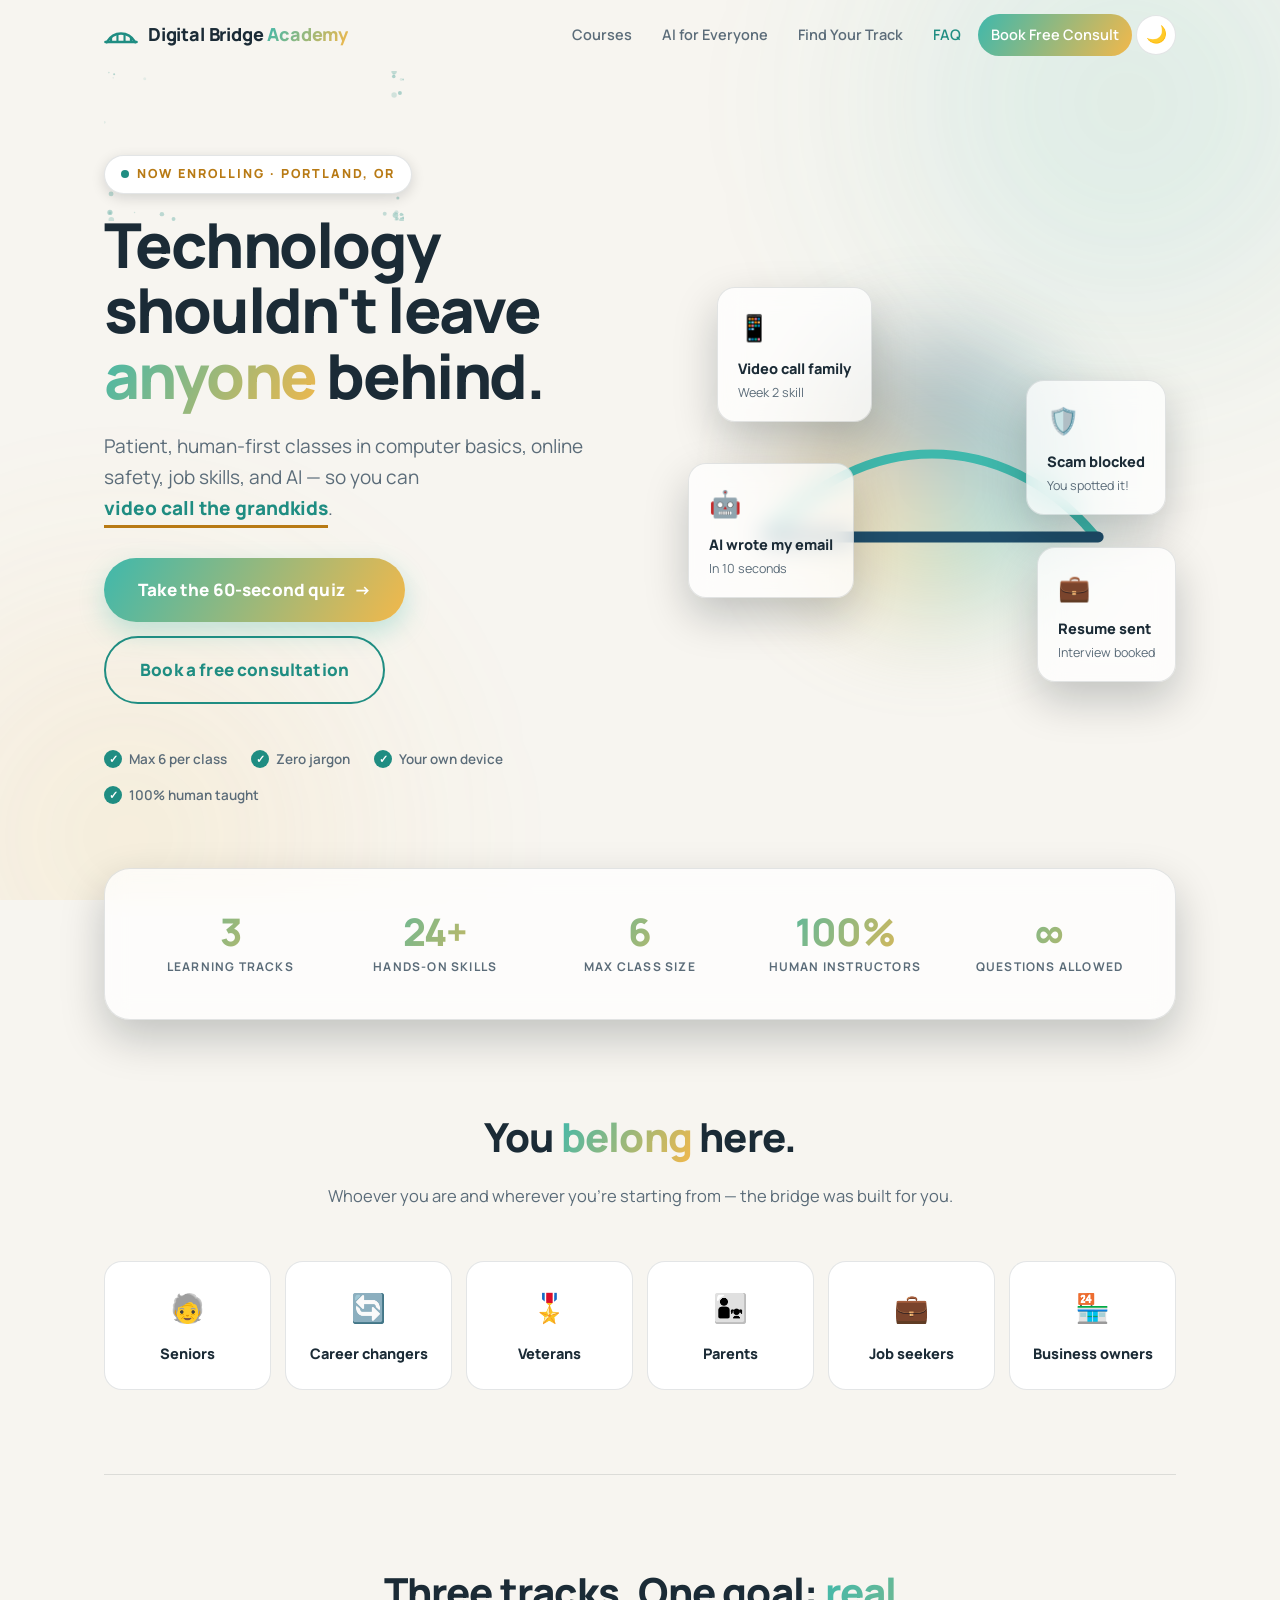
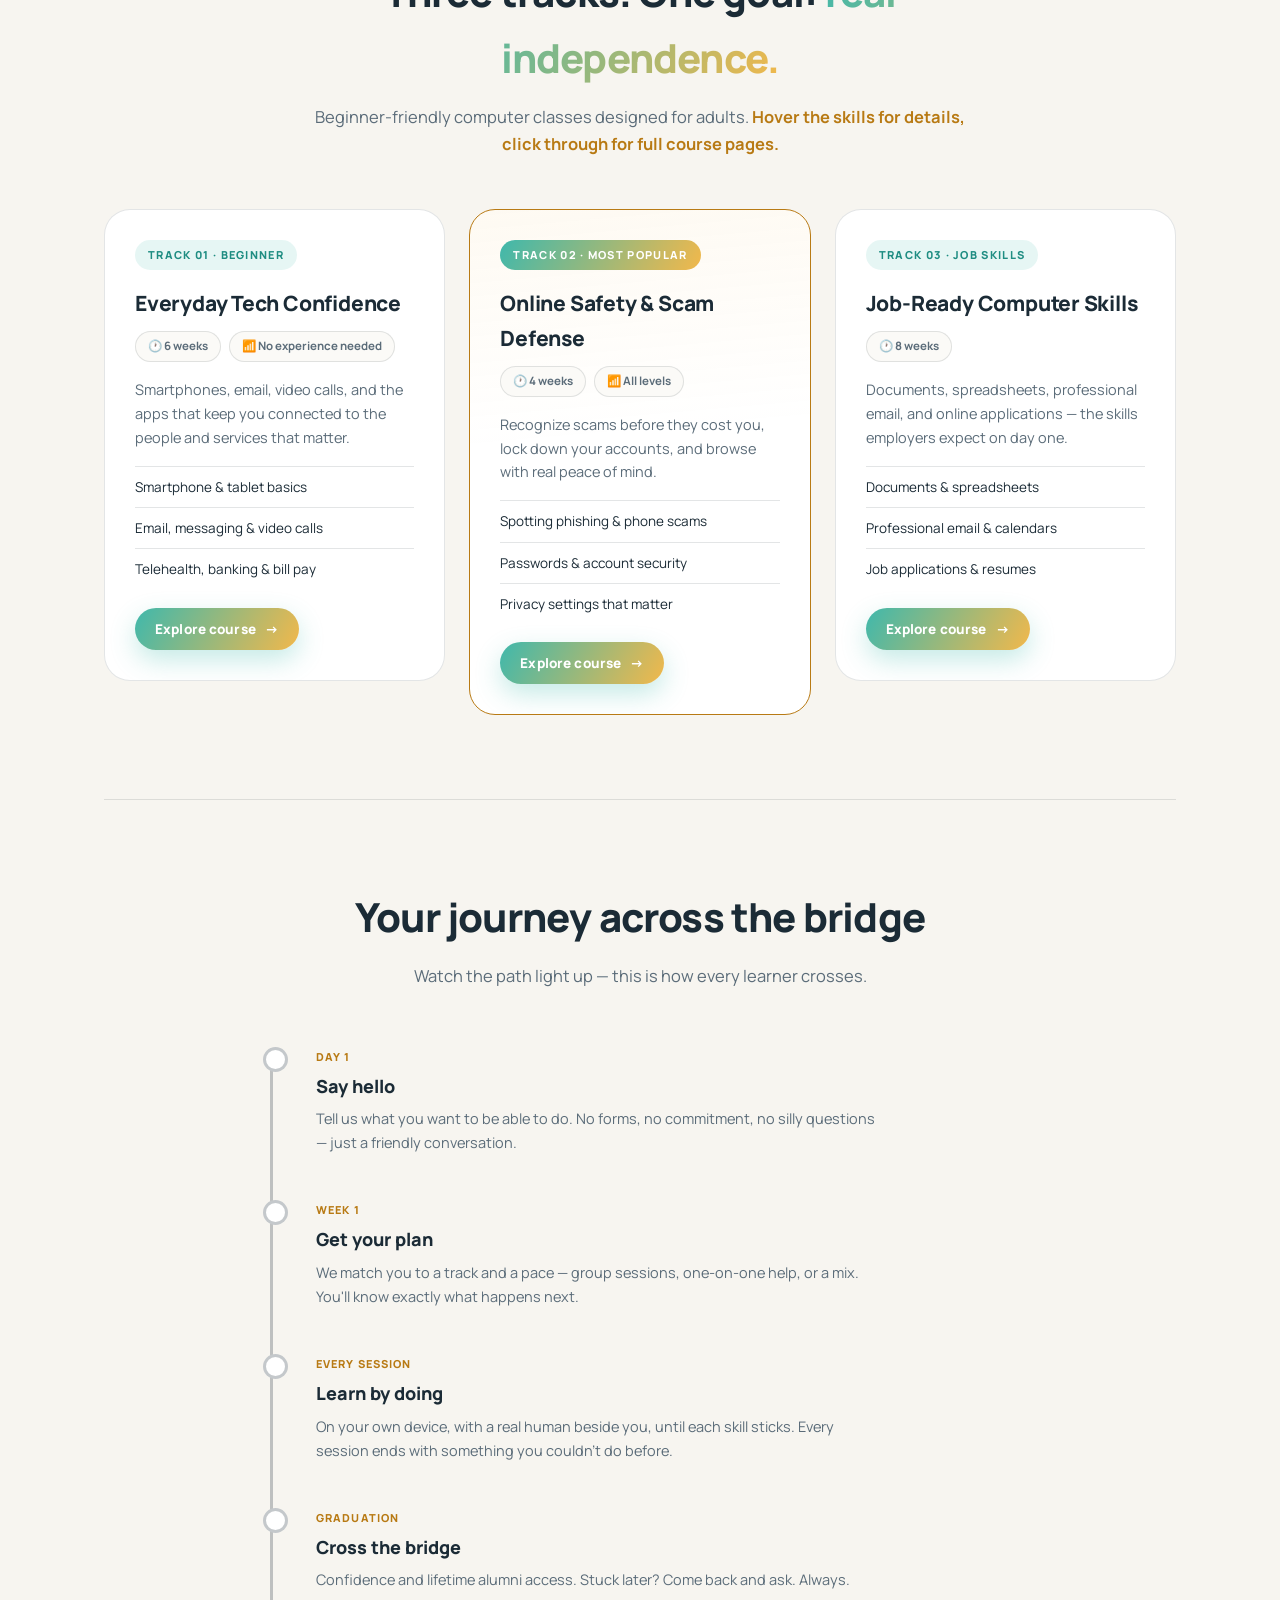
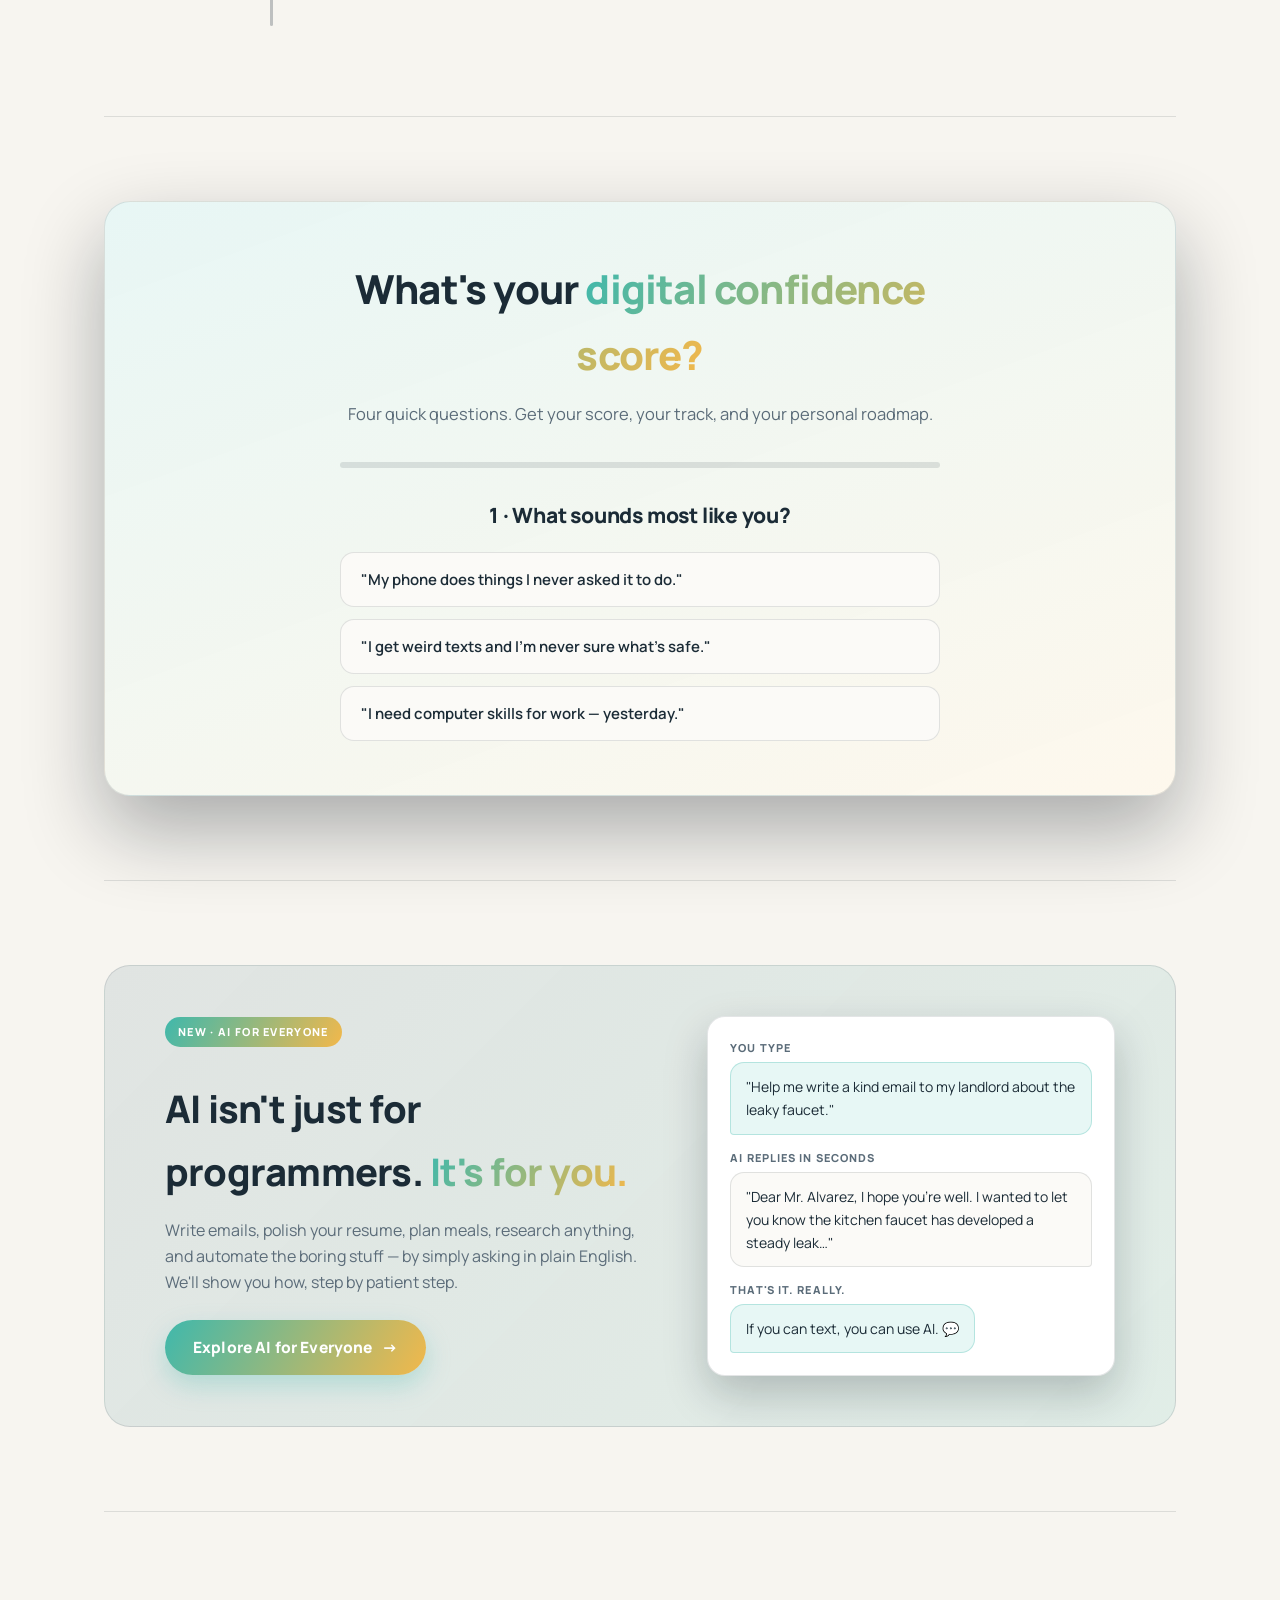
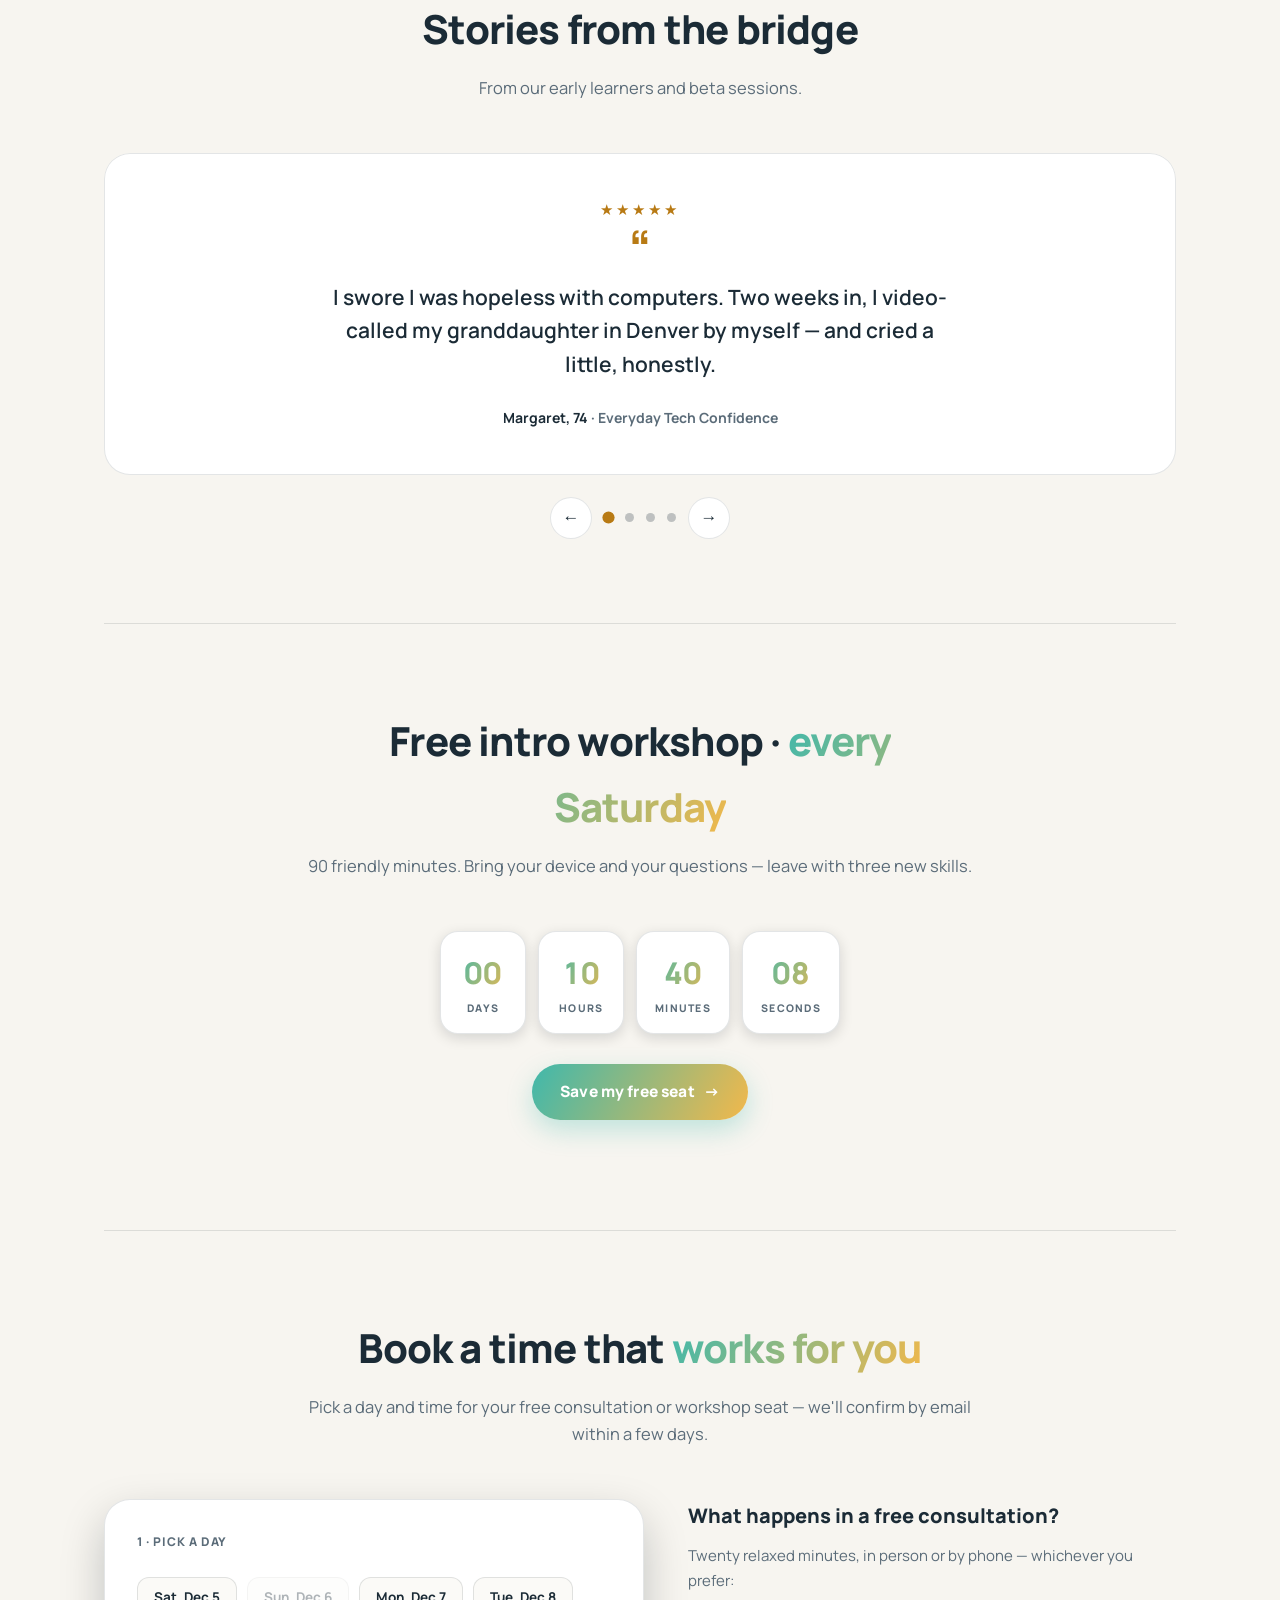
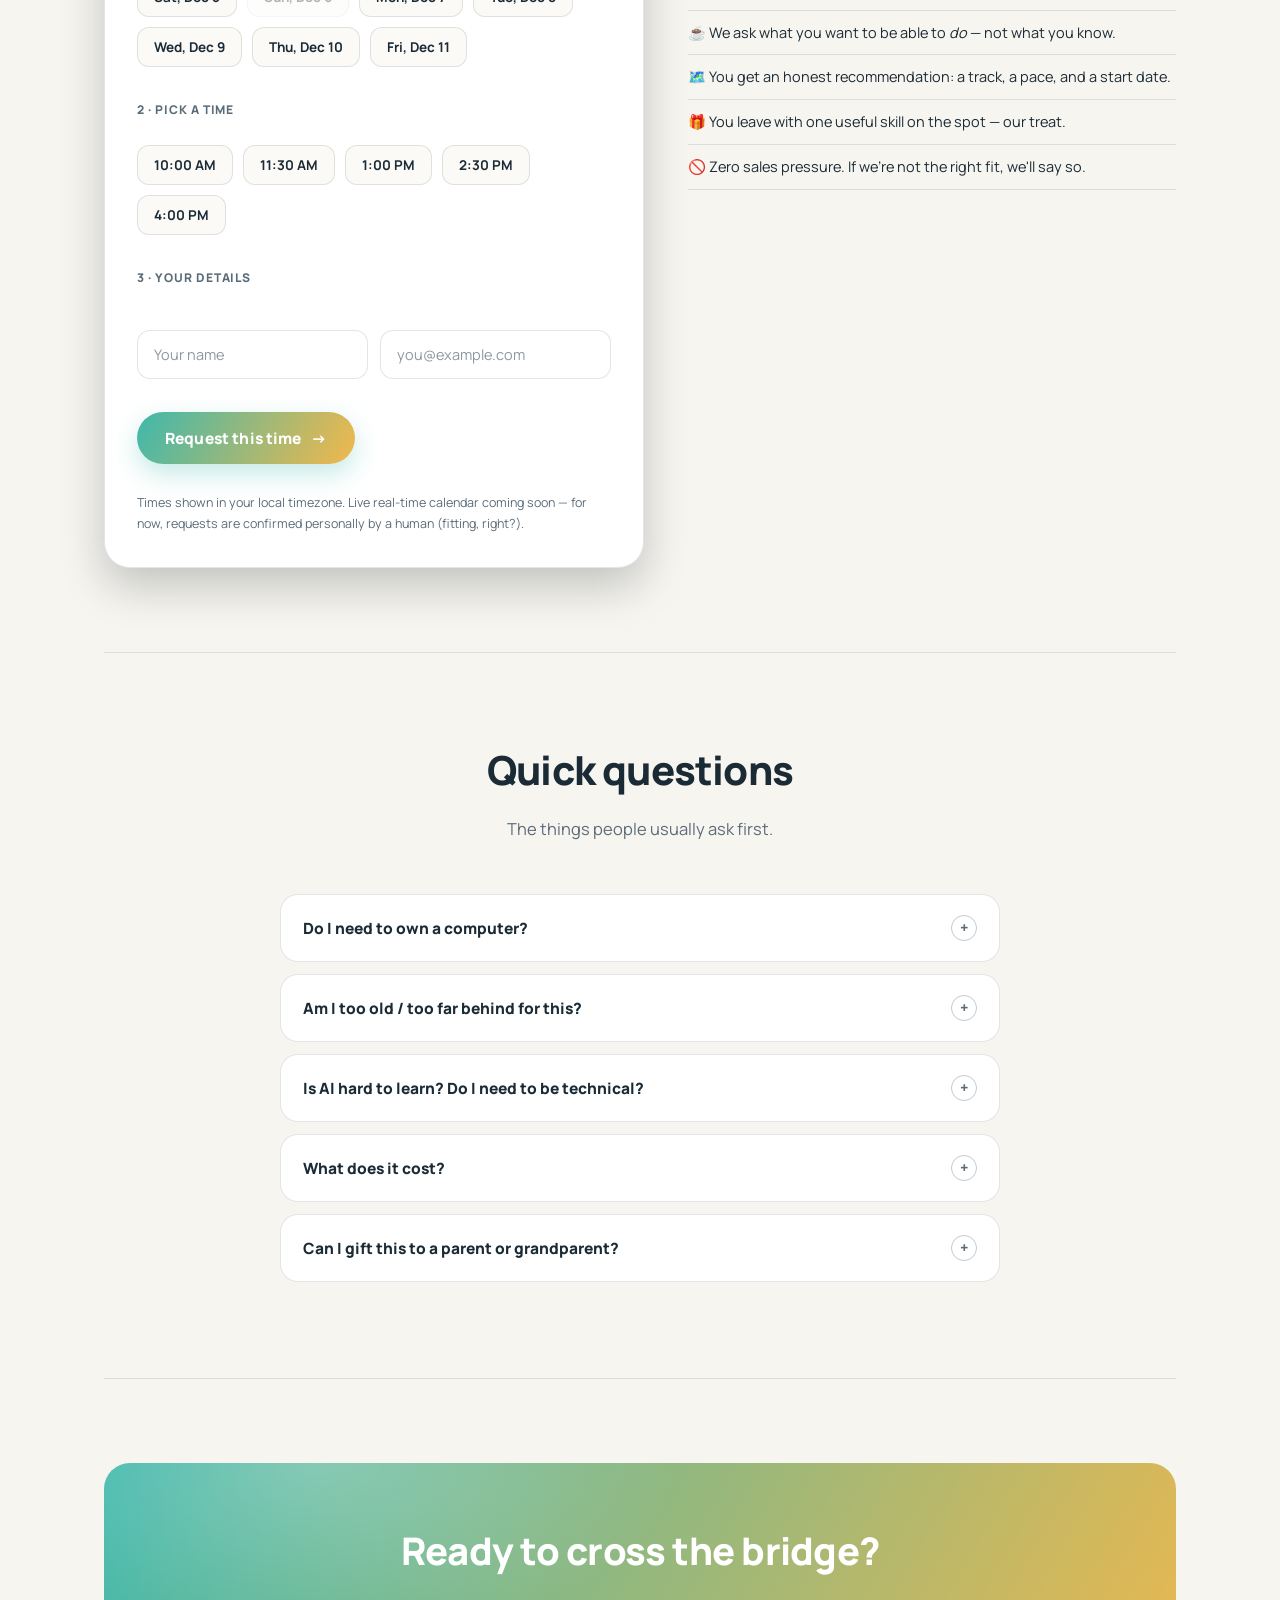
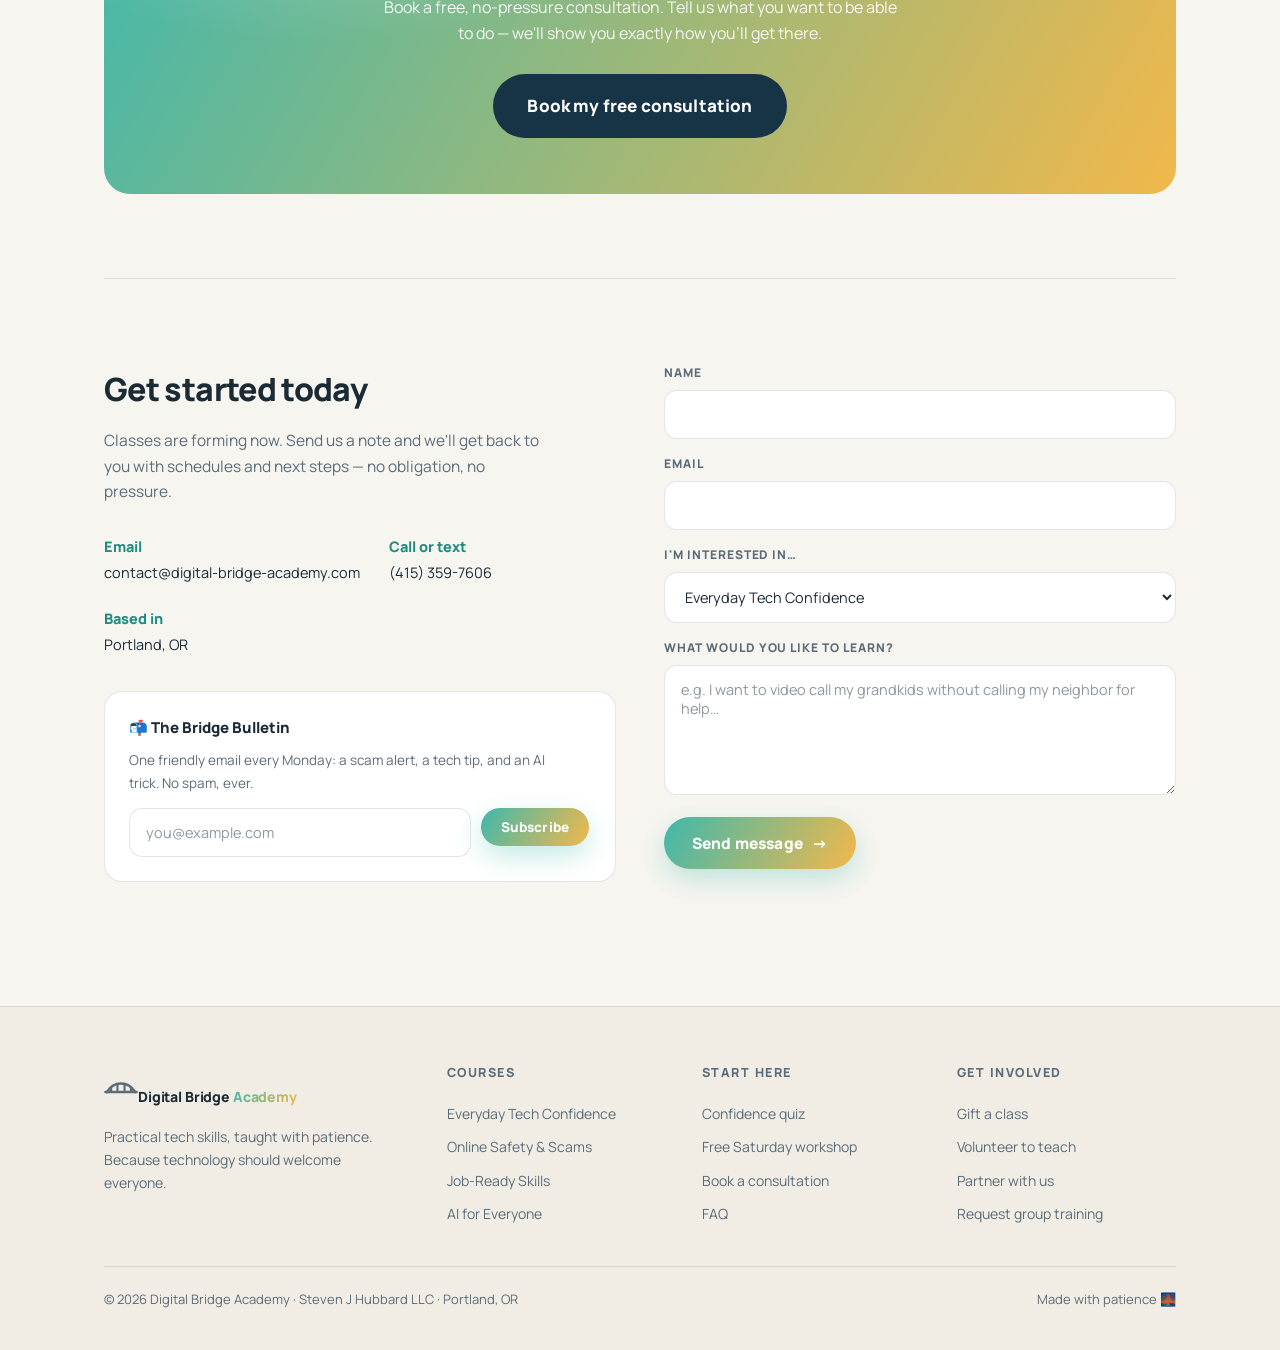
<file: index.html>
<!DOCTYPE html>
<html lang="en">
<head>
<meta charset="UTF-8">
<meta name="viewport" content="width=device-width, initial-scale=1.0">
<title>Portland Computer Classes for Adults | Digital Bridge Academy</title>
<meta name="description" content="Small, patient computer classes for adults and seniors in Portland, OR. Online and onsite: tech basics, scam safety, job skills, AI. Free Saturday workshop.">
<meta name="robots" content="index, follow">
<meta name="theme-color" content="#0B141D">
<link rel="canonical" href="https://www.digital-bridge-academy.com/">
<link rel="icon" href="/favicon.svg" type="image/svg+xml">
<script>document.documentElement.classList.add('js')</script>

<!-- Open Graph -->
<meta property="og:type" content="website">
<meta property="og:site_name" content="Digital Bridge Academy">
<meta property="og:title" content="Digital Bridge Academy — Digital Skills & AI for Everyone">
<meta property="og:description" content="Patient, human-first computer classes for adults and seniors — everyday tech, online safety, job skills, and AI for beginners.">
<meta property="og:url" content="https://www.digital-bridge-academy.com/">
<meta property="og:image" content="https://www.digital-bridge-academy.com/og-image.png">
<meta property="og:image:width" content="1200">
<meta property="og:image:height" content="630">
<meta property="og:image:alt" content="Digital Bridge Academy — Digital Skills & AI for Everyone">
<meta property="og:locale" content="en_US">
<meta name="twitter:card" content="summary_large_image">
<meta name="twitter:title" content="Digital Bridge Academy — Digital Skills & AI for Everyone">
<meta name="twitter:description" content="Patient, human-first computer classes for adults and seniors — everyday tech, online safety, job skills, and AI for beginners.">
<meta name="twitter:image" content="https://www.digital-bridge-academy.com/og-image.png">

<script type="application/ld+json">
{
  "@context": "https://schema.org",
  "@type": "EducationalOrganization",
  "name": "Digital Bridge Academy",
  "alternateName": "Steven J Hubbard LLC",
  "slogan": "Empowering Everyday People Through Technology",
  "url": "https://www.digital-bridge-academy.com/",
  "email": "contact@digital-bridge-academy.com",
  "telephone": "+1-415-359-7606",
  "founder": { "@type": "Person", "name": "Steven J. Hubbard" },
  "areaServed": [
    { "@type": "City", "name": "Portland", "containedInPlace": { "@type": "State", "name": "Oregon" } },
    { "@type": "City", "name": "Beaverton", "containedInPlace": { "@type": "State", "name": "Oregon" } },
    { "@type": "City", "name": "Gresham", "containedInPlace": { "@type": "State", "name": "Oregon" } },
    { "@type": "City", "name": "Hillsboro", "containedInPlace": { "@type": "State", "name": "Oregon" } },
    { "@type": "City", "name": "Lake Oswego", "containedInPlace": { "@type": "State", "name": "Oregon" } },
    { "@type": "City", "name": "Tigard", "containedInPlace": { "@type": "State", "name": "Oregon" } },
    { "@type": "City", "name": "Vancouver", "containedInPlace": { "@type": "State", "name": "Washington" } }
  ],
  "sameAs": ["https://github.com/shubbard2300/digital-bridge-academy"],
  "address": { "@type": "PostalAddress", "addressLocality": "Portland", "addressRegion": "OR", "addressCountry": "US" },
  "image": "https://www.digital-bridge-academy.com/og-image.png",
  "description": "Patient, human-first digital skills training for adults and seniors, online and onsite in the Portland metro area — everyday tech confidence, online safety, job-ready computer skills, and AI for beginners."
}
</script>
<script type="application/ld+json">
{
  "@context": "https://schema.org",
  "@type": "WebSite",
  "name": "Digital Bridge Academy",
  "url": "https://www.digital-bridge-academy.com/",
  "publisher": { "@type": "EducationalOrganization", "name": "Digital Bridge Academy" },
  "inLanguage": "en-US"
}
</script>

<script type="application/ld+json">
{
  "@context": "https://schema.org",
  "@type": "ItemList",
  "name": "Digital Bridge Academy courses",
  "itemListElement": [
    { "@type": "ListItem", "position": 1, "name": "Everyday Tech Confidence", "url": "https://www.digital-bridge-academy.com/courses/everyday-tech.html" },
    { "@type": "ListItem", "position": 2, "name": "Online Safety & Scam Defense", "url": "https://www.digital-bridge-academy.com/courses/online-safety.html" },
    { "@type": "ListItem", "position": 3, "name": "Job-Ready Computer Skills", "url": "https://www.digital-bridge-academy.com/courses/job-ready.html" },
    { "@type": "ListItem", "position": 4, "name": "AI for Everyone", "url": "https://www.digital-bridge-academy.com/ai.html" }
  ]
}
</script>

<link rel="preconnect" href="https://fonts.googleapis.com">
<link rel="preconnect" href="https://fonts.gstatic.com" crossorigin>
<link rel="stylesheet" href="https://fonts.googleapis.com/css2?family=Manrope:wght@500;600;700;800&display=swap">
<link rel="stylesheet" href="/styles.css">
<!-- Google tag (gtag.js) -->
<script async src="https://www.googletagmanager.com/gtag/js?id=G-DJLLZ2NYZN"></script>
<script>window.dataLayer=window.dataLayer||[];function gtag(){dataLayer.push(arguments);}gtag('js',new Date());gtag('config','G-DJLLZ2NYZN');</script>
</head>
<body>
<a class="skip-link" href="#main">Skip to main content</a>
<div class="bg-blobs" aria-hidden="true"></div>
<div class="progress-bar" id="progressBar" aria-hidden="true"></div>

<header class="site-header">
  <div class="wrap header-inner">
    <a href="/" class="logo" aria-label="Digital Bridge Academy home">
      <svg viewBox="0 0 48 48" aria-hidden="true"><path d="M4 34 C14 18, 34 18, 44 34" fill="none" stroke="currentColor" stroke-width="3.5" stroke-linecap="round"/><line x1="10" y1="34" x2="10" y2="27.5" stroke="currentColor" stroke-width="3"/><line x1="19" y1="34" x2="19" y2="23.5" stroke="currentColor" stroke-width="3"/><line x1="29" y1="34" x2="29" y2="23.5" stroke="currentColor" stroke-width="3"/><line x1="38" y1="34" x2="38" y2="27.5" stroke="currentColor" stroke-width="3"/><line x1="2" y1="34" x2="46" y2="34" stroke="currentColor" stroke-width="3.5" stroke-linecap="round"/></svg>
      <span>Digital Bridge <em>Academy</em></span>
    </a>
    <nav class="main-nav" aria-label="Main navigation">
      <a href="#courses" data-section="courses">Courses</a>
      <a href="#ai" data-section="ai">AI for Everyone</a>
      <a href="#quiz" data-section="quiz">Find Your Track</a>
      <a href="#faq" data-section="faq">FAQ</a>
      <a href="#contact" class="nav-cta">Book Free Consult</a>
      <button class="theme-toggle" id="themeToggle" aria-label="Toggle color theme">☀️</button>
    </nav>
  </div>
</header>

<main id="main">
<div class="wrap">

  <!-- ============ HERO ============ -->
  <section class="hero" id="top">
    <canvas id="particles" aria-hidden="true"></canvas>
    <div class="hero-text">
      <span class="eyebrow reveal"><span class="dot"></span> Now enrolling · Portland, OR</span>
      <h1 class="reveal" style="--d:.06s">Technology shouldn't leave <span class="grad">anyone</span> behind.</h1>
      <p class="lede reveal" style="--d:.14s">Patient, human-first classes in computer basics, online safety, job skills, and AI — so you can <span class="rotator-box"><span id="rotator" class="rotator">video call the grandkids</span></span>.</p>
      <div class="cta-row reveal" style="--d:.22s">
        <a href="#quiz" class="btn btn-primary btn-lg">Take the 60-second quiz <span class="btn-arrow">→</span></a>
        <a href="#contact" class="btn btn-secondary btn-lg">Book a free consultation</a>
      </div>
      <ul class="hero-trust reveal" style="--d:.3s">
        <li data-tip="Never more than 6 learners per instructor — 1-on-1 help always available.">Max 6 per class</li>
        <li data-tip="If we ever use a word you don't know, we stop and explain it. Promise.">Zero jargon</li>
        <li data-tip="Phones, tablets, laptops — learn on the exact device you use at home.">Your own device</li>
        <li data-tip="Real humans teach every session. No pre-recorded lectures, ever.">100% human taught</li>
      </ul>
    </div>
    <div class="hero-stage reveal-scale" style="--d:.2s" aria-hidden="true">
      <div class="hero-orb"></div>
      <svg class="hero-bridge" viewBox="0 0 400 300">
        <path class="bridge-path" d="M20 210 C120 90, 280 90, 380 210" fill="none" stroke="#3FB8AC" stroke-width="10" stroke-linecap="round"/>
        <rect x="10" y="206" width="380" height="12" rx="6" fill="#1F4E6B"/>
        <circle class="traveler" r="7" fill="#F2B84B"/>
      </svg>
      <div class="float-card fc-1"><span class="fc-icon">📱</span><span class="fc-title">Video call family</span><span class="fc-sub">Week 2 skill</span></div>
      <div class="float-card fc-2"><span class="fc-icon">🛡️</span><span class="fc-title">Scam blocked</span><span class="fc-sub">You spotted it!</span></div>
      <div class="float-card fc-3"><span class="fc-icon">🤖</span><span class="fc-title">AI wrote my email</span><span class="fc-sub">In 10 seconds</span></div>
      <div class="float-card fc-4"><span class="fc-icon">💼</span><span class="fc-title">Resume sent</span><span class="fc-sub">Interview booked</span></div>
    </div>
  </section>

  <!-- ============ STATS ============ -->
  <section class="stats reveal" id="stats" aria-label="Academy at a glance">
    <div class="stat" data-tip="Everyday Tech, Online Safety, and Job-Ready Skills — plus AI woven into all three.">
      <div class="stat-num" data-count="3">0</div><div class="stat-label">Learning tracks</div>
    </div>
    <div class="stat" data-tip="Every skill ends with you doing it yourself — not watching someone else.">
      <div class="stat-num" data-count="24" data-suffix="+">0</div><div class="stat-label">Hands-on skills</div>
    </div>
    <div class="stat" data-tip="Small on purpose, so nobody gets left behind.">
      <div class="stat-num" data-count="6">0</div><div class="stat-label">Max class size</div>
    </div>
    <div class="stat" data-tip="Real humans. Real patience. No pre-recorded lectures.">
      <div class="stat-num" data-count="100" data-suffix="%">0</div><div class="stat-label">Human instructors</div>
    </div>
    <div class="stat" data-tip="Seriously — ask us anything, as many times as you need.">
      <div class="stat-num">∞</div><div class="stat-label">Questions allowed</div>
    </div>
  </section>

  <!-- ============ AUDIENCE ============ -->
  <section class="section" id="belong">
    <div class="section-head reveal">
      <h2>You <span class="grad">belong</span> here.</h2>
      <p class="sub">Whoever you are and wherever you're starting from — the bridge was built for you.</p>
    </div>
    <div class="aud-grid">
      <div class="aud-chip reveal" style="--d:.02s" data-tip="Stay independent and connected — at your pace, with endless patience."><span class="a-icon">🧓</span><span class="a-name">Seniors</span></div>
      <div class="aud-chip reveal" style="--d:.06s" data-tip="Translate decades of real experience into the digital skills employers want."><span class="a-icon">🔄</span><span class="a-name">Career changers</span></div>
      <div class="aud-chip reveal" style="--d:.1s" data-tip="You served. Now let us serve you — practical skills for civilian careers."><span class="a-icon">🎖️</span><span class="a-name">Veterans</span></div>
      <div class="aud-chip reveal" style="--d:.14s" data-tip="Keep up with your kids' world — and keep them safe in it."><span class="a-icon">👨‍👧</span><span class="a-name">Parents</span></div>
      <div class="aud-chip reveal" style="--d:.18s" data-tip="Applications, resumes, interviews — all online now. We'll get you fluent."><span class="a-icon">💼</span><span class="a-name">Job seekers</span></div>
      <div class="aud-chip reveal" style="--d:.22s" data-tip="Spreadsheets, email, AI helpers — run your business, don't chase it."><span class="a-icon">🏪</span><span class="a-name">Business owners</span></div>
    </div>
  </section>

  <!-- ============ COURSES ============ -->
  <section class="section" id="courses">
    <div class="section-head reveal">
      <h2>Three tracks. One goal: <span class="grad">real independence.</span></h2>
      <p class="sub">Beginner-friendly computer classes designed for adults. <strong>Hover the skills for details, click through for full course pages.</strong></p>
    </div>
    <div class="card-grid">
      <article class="course-card reveal" style="--d:.04s" data-track="1">
        <span class="badge">Track 01 · Beginner</span>
        <h3>Everyday Tech Confidence</h3>
        <div class="course-meta">
          <span class="meta-chip">🕐 6 weeks</span><span class="meta-chip">📶 No experience needed</span>
        </div>
        <p>Smartphones, email, video calls, and the apps that keep you connected to the people and services that matter.</p>
        <ul>
          <li data-tip="Home screens, settings, app stores, and keeping things charged and updated.">Smartphone &amp; tablet basics</li>
          <li data-tip="Send, reply, attach photos, and video-chat with the grandkids.">Email, messaging &amp; video calls</li>
          <li data-tip="See your doctor, check your balance, pay bills — safely from your couch.">Telehealth, banking &amp; bill pay</li>
        </ul>
        <div class="card-links">
          <a class="btn btn-primary btn-sm" href="/courses/everyday-tech.html">Explore course <span class="btn-arrow">→</span></a>
        </div>
      </article>
      <article class="course-card featured reveal" style="--d:.12s" data-track="2">
        <span class="badge badge-hot">Track 02 · Most popular</span>
        <h3>Online Safety &amp; Scam Defense</h3>
        <div class="course-meta">
          <span class="meta-chip">🕐 4 weeks</span><span class="meta-chip">📶 All levels</span>
        </div>
        <p>Recognize scams before they cost you, lock down your accounts, and browse with real peace of mind.</p>
        <ul>
          <li data-tip="The 5 tell-tale signs of a scam — and the 10-second check that beats them all.">Spotting phishing &amp; phone scams</li>
          <li data-tip="Strong passwords without the headache, plus two-factor made simple.">Passwords &amp; account security</li>
          <li data-tip="What apps really know about you — and the switches that shut the snooping off.">Privacy settings that matter</li>
        </ul>
        <div class="card-links">
          <a class="btn btn-primary btn-sm" href="/courses/online-safety.html">Explore course <span class="btn-arrow">→</span></a>
        </div>
      </article>
      <article class="course-card reveal" style="--d:.2s" data-track="3">
        <span class="badge">Track 03 · Job skills</span>
        <h3>Job-Ready Computer Skills</h3>
        <div class="course-meta">
          <span class="meta-chip">🕐 8 weeks</span>
        </div>
        <p>Documents, spreadsheets, professional email, and online applications — the skills employers expect on day one.</p>
        <ul>
          <li data-tip="Create, format, save, and share — the core of every office job.">Documents &amp; spreadsheets</li>
          <li data-tip="Write emails that get answered and manage a calendar like a pro.">Professional email &amp; calendars</li>
          <li data-tip="Online applications, uploaded resumes, video interviews — handled.">Job applications &amp; resumes</li>
        </ul>
        <div class="card-links">
          <a class="btn btn-primary btn-sm" href="/courses/job-ready.html">Explore course <span class="btn-arrow">→</span></a>
        </div>
      </article>
    </div>
  </section>

  <!-- ============ JOURNEY ============ -->
  <section class="section" id="journey">
    <div class="section-head reveal">
      <h2>Your journey across the bridge</h2>
      <p class="sub">Watch the path light up — this is how every learner crosses.</p>
    </div>
    <div class="journey">
      <div class="j-line" aria-hidden="true"></div>
      <div class="j-step"><span class="j-tag">Day 1</span><h3>Say hello</h3><p>Tell us what you want to be able to do. No forms, no commitment, no silly questions — just a friendly conversation.</p></div>
      <div class="j-step"><span class="j-tag">Week 1</span><h3>Get your plan</h3><p>We match you to a track and a pace — group sessions, one-on-one help, or a mix. You'll know exactly what happens next.</p></div>
      <div class="j-step"><span class="j-tag">Every session</span><h3>Learn by doing</h3><p>On your own device, with a real human beside you, until each skill sticks. Every session ends with something you couldn't do before.</p></div>
      <div class="j-step"><span class="j-tag">Graduation</span><h3>Cross the bridge</h3><p>Confidence and lifetime alumni access. Stuck later? Come back and ask. Always.</p></div>
    </div>
  </section>

  <!-- ============ QUIZ ============ -->
  <section class="section" id="quiz">
    <div class="quiz-box reveal">
      <div class="section-head" style="margin-bottom:34px;">
        <h2>What's your <span class="grad">digital confidence score?</span></h2>
        <p class="sub">Four quick questions. Get your score, your track, and your personal roadmap.</p>
      </div>
      <div class="quiz-inner" id="quizInner">
        <div class="quiz-progress" aria-hidden="true"><span></span></div>
        <div class="quiz-step active" data-step="0">
          <div class="quiz-q">1 · What sounds most like you?</div>
          <div class="quiz-opts">
            <button data-vote="1" data-conf="8">"My phone does things I never asked it to do."</button>
            <button data-vote="2" data-conf="22">"I get weird texts and I'm never sure what's safe."</button>
            <button data-vote="3" data-conf="16">"I need computer skills for work — yesterday."</button>
          </div>
        </div>
        <div class="quiz-step" data-step="1">
          <div class="quiz-q">2 · What would feel like a win this month?</div>
          <div class="quiz-opts">
            <button data-vote="1" data-conf="6">Video-calling family without any help</button>
            <button data-vote="2" data-conf="18">Knowing at a glance if a message is a scam</button>
            <button data-vote="3" data-conf="12">Sending out a resume I'm proud of</button>
          </div>
        </div>
        <div class="quiz-step" data-step="2">
          <div class="quiz-q">3 · How do you feel about AI?</div>
          <div class="quiz-opts">
            <button data-vote="1" data-conf="4">"Honestly? It scares me a little."</button>
            <button data-vote="2" data-conf="12">"Curious, but I don't know where to start."</button>
            <button data-vote="3" data-conf="18">"Excited — I want it working for me."</button>
          </div>
        </div>
        <div class="quiz-step" data-step="3">
          <div class="quiz-q">4 · How do you feel about your devices today?</div>
          <div class="quiz-opts">
            <button data-vote="1" data-conf="4">"We're not on speaking terms."</button>
            <button data-vote="2" data-conf="14">"Fine, but I worry about the dangers out there."</button>
            <button data-vote="3" data-conf="10">"OK at home — work tech is another story."</button>
          </div>
        </div>
        <div class="quiz-step quiz-result" data-step="4">
          <div class="score-ring" role="img" aria-label="Your digital confidence score">
            <svg width="150" height="150" viewBox="0 0 150 150">
              <defs><linearGradient id="scoreGrad" x1="0" y1="0" x2="1" y2="1"><stop offset="0" stop-color="#3FB8AC"/><stop offset="1" stop-color="#F2B84B"/></linearGradient></defs>
              <circle class="ring-bg" cx="75" cy="75" r="65"/>
              <circle class="ring-val" cx="75" cy="75" r="65"/>
            </svg>
            <div class="score-num"><span id="scoreVal">0</span><small>out of 100</small></div>
          </div>
          <div class="quiz-result-title" id="quizResultTitle"></div>
          <p class="quiz-result-text" id="quizResultText"></p>
          <div class="quiz-roadmap" id="quizRoadmap"></div>
          <div class="cta-row" style="justify-content:center; margin-bottom:0;">
            <a class="btn btn-primary" id="quizGoBtn" href="#courses">See my track <span class="btn-arrow">→</span></a>
            <button class="btn btn-ghost" id="quizRetryBtn" type="button">Start over</button>
          </div>
        </div>
      </div>
    </div>
  </section>

  <!-- ============ AI ============ -->
  <section class="section" id="ai">
    <div class="ai-band reveal">
      <div class="grid2">
        <div>
          <span class="badge badge-hot">New · AI for Everyone</span>
          <h2 style="font-size:clamp(26px,3.4vw,38px); font-weight:800; letter-spacing:-.02em; margin:14px 0;">AI isn't just for programmers. <span style="background:var(--grad-brand); -webkit-background-clip:text; background-clip:text; color:transparent;">It's for you.</span></h2>
          <p style="color:var(--muted); font-size:16px; margin-bottom:24px;">Write emails, polish your resume, plan meals, research anything, and automate the boring stuff — by simply asking in plain English. We'll show you how, step by patient step.</p>
          <div class="cta-row" style="margin-bottom:0;">
            <a href="/ai.html" class="btn btn-primary">Explore AI for Everyone <span class="btn-arrow">→</span></a>
          </div>
        </div>
        <div class="chat-demo" aria-label="Example of using an AI assistant">
          <div class="chat-line user"><span class="who">You type</span><p>"Help me write a kind email to my landlord about the leaky faucet."</p></div>
          <div class="chat-line ai"><span class="who">AI replies in seconds</span><p>"Dear Mr. Alvarez, I hope you're well. I wanted to let you know the kitchen faucet has developed a steady leak…"</p></div>
          <div class="chat-line user"><span class="who">That's it. Really.</span><p>If you can text, you can use AI. 💬</p></div>
        </div>
      </div>
    </div>
  </section>

  <!-- ============ TESTIMONIALS ============ -->
  <section class="section" id="stories">
    <div class="section-head reveal">
      <h2>Stories from the bridge</h2>
      <p class="sub">From our early learners and beta sessions.</p>
    </div>
    <div class="testi-shell reveal">
      <div class="testi-track" id="testiTrack">
        <figure class="testi">
          <div class="stars" aria-label="5 stars">★★★★★</div>
          <blockquote>I swore I was hopeless with computers. Two weeks in, I video-called my granddaughter in Denver by myself — and cried a little, honestly.</blockquote>
          <figcaption><cite><b>Margaret, 74</b> · Everyday Tech Confidence</cite></figcaption>
        </figure>
        <figure class="testi">
          <div class="stars" aria-label="5 stars">★★★★★</div>
          <blockquote>A scam text almost got me for $900. After the safety class, I spotted the next one in five seconds flat. This class pays for itself.</blockquote>
          <figcaption><cite><b>Ron, 61</b> · Online Safety &amp; Scam Defense</cite></figcaption>
        </figure>
        <figure class="testi">
          <div class="stars" aria-label="5 stars">★★★★★</div>
          <blockquote>Twenty-two years in a warehouse, zero computer skills. Eight weeks later I had a resume, a professional email, and a job interview.</blockquote>
          <figcaption><cite><b>Denise, 47</b> · Job-Ready Computer Skills</cite></figcaption>
        </figure>
        <figure class="testi">
          <div class="stars" aria-label="5 stars">★★★★★</div>
          <blockquote>They taught my mom to use AI to plan her garden and write to her pen pals. She's 81. She now explains ChatGPT to *me*.</blockquote>
          <figcaption><cite><b>Kevin</b> · Gifted classes to his mom</cite></figcaption>
        </figure>
      </div>
      <div class="testi-nav">
        <button class="testi-arrow" id="testiPrev" aria-label="Previous story">←</button>
        <button class="testi-dot active" aria-label="Story 1"></button>
        <button class="testi-dot" aria-label="Story 2"></button>
        <button class="testi-dot" aria-label="Story 3"></button>
        <button class="testi-dot" aria-label="Story 4"></button>
        <button class="testi-arrow" id="testiNext" aria-label="Next story">→</button>
      </div>
    </div>
  </section>

  <!-- ============ WORKSHOP ============ -->
  <section class="section" id="workshop">
    <div class="section-head reveal">
      <h2>Free intro workshop · <span class="grad">every Saturday</span></h2>
      <p class="sub">90 friendly minutes. Bring your device and your questions — leave with three new skills.</p>
    </div>
    <div class="countdown reveal" id="countdown" aria-label="Countdown to the next free workshop">
      <div class="cd-cell"><div class="cd-num" id="cdD">00</div><div class="cd-label">Days</div></div>
      <div class="cd-cell"><div class="cd-num" id="cdH">00</div><div class="cd-label">Hours</div></div>
      <div class="cd-cell"><div class="cd-num" id="cdM">00</div><div class="cd-label">Minutes</div></div>
      <div class="cd-cell"><div class="cd-num" id="cdS">00</div><div class="cd-label">Seconds</div></div>
    </div>
    <div class="cta-row reveal" style="justify-content:center; margin-top:30px;">
      <a href="#book" class="btn btn-primary">Save my free seat <span class="btn-arrow">→</span></a>
    </div>
  </section>

  <!-- ============ BOOKING ============ -->
  <section class="section" id="book">
    <div class="section-head reveal">
      <h2>Book a time that <span class="grad">works for you</span></h2>
      <p class="sub">Pick a day and time for your free consultation or workshop seat — we'll confirm by email within a few days.</p>
    </div>
    <div class="booking-grid">
      <div class="booking-box reveal">
        <form data-live data-compose="booking" data-name-fallback="Booking request" aria-label="Book a consultation">
          <div class="slot-label">1 · Pick a day</div>
          <div class="slot-row" id="bookDays"></div>
          <div class="slot-label">2 · Pick a time</div>
          <div class="slot-row" id="bookTimes">
            <button type="button" class="slot">10:00 AM</button>
            <button type="button" class="slot">11:30 AM</button>
            <button type="button" class="slot">1:00 PM</button>
            <button type="button" class="slot">2:30 PM</button>
            <button type="button" class="slot">4:00 PM</button>
          </div>
          <div class="slot-label">3 · Your details</div>
          <div class="booking-fields">
            <input type="text" name="name" placeholder="Your name" aria-label="Your name" required>
            <input type="email" name="email" placeholder="you@example.com" aria-label="Email address" required>
          </div>
          <div style="margin-top:18px;">
            <button type="submit" class="btn btn-primary">Request this time <span class="btn-arrow">→</span></button>
          </div>
          <div class="form-msg" role="status" style="margin-top:12px;">🎉 Request received! We'll confirm your time by email shortly.</div>
          <div class="form-err" role="alert" style="margin-top:12px;"></div>
          <p class="booking-note">Times shown in your local timezone. Live real-time calendar coming soon — for now, requests are confirmed personally by a human (fitting, right?).</p>
        </form>
      </div>
      <div class="reveal" style="--d:.12s">
        <h3 style="font-weight:800; font-size:20px; margin-bottom:12px;">What happens in a free consultation?</h3>
        <p style="color:var(--muted); font-size:15px; margin-bottom:16px;">Twenty relaxed minutes, in person or by phone — whichever you prefer:</p>
        <ul style="list-style:none;">
          <li style="padding:10px 0; border-top:1px solid var(--line); font-size:14.5px;">☕ We ask what you want to be able to <em>do</em> — not what you know.</li>
          <li style="padding:10px 0; border-top:1px solid var(--line); font-size:14.5px;">🗺️ You get an honest recommendation: a track, a pace, and a start date.</li>
          <li style="padding:10px 0; border-top:1px solid var(--line); font-size:14.5px;">🎁 You leave with one useful skill on the spot — our treat.</li>
          <li style="padding:10px 0; border-top:1px solid var(--line); border-bottom:1px solid var(--line); font-size:14.5px;">🚫 Zero sales pressure. If we're not the right fit, we'll say so.</li>
        </ul>
      </div>
    </div>
  </section>

  <!-- ============ FAQ ============ -->
  <section class="section" id="faq">
    <div class="section-head reveal">
      <h2>Quick questions</h2>
      <p class="sub">The things people usually ask first.</p>
    </div>
    <div class="faq-list reveal">
      <div class="faq-item">
        <button class="faq-q">Do I need to own a computer? <span class="faq-icon">+</span></button>
        <div class="faq-a"><p>No — bring whatever you have, even if it's just a phone. If you need a device for the Job-Ready track, we'll provide one during sessions.</p></div>
      </div>
      <div class="faq-item">
        <button class="faq-q">Am I too old / too far behind for this? <span class="faq-icon">+</span></button>
        <div class="faq-a"><p>Absolutely not. Our favorite students are the ones who swear they're hopeless — they're usually video-calling family within two sessions. There's no such thing as too far behind here.</p></div>
      </div>
      <div class="faq-item">
        <button class="faq-q">Is AI hard to learn? Do I need to be technical? <span class="faq-icon">+</span></button>
        <div class="faq-a"><p>If you can send a text message, you can use AI. We teach it in plain English with everyday examples — writing letters, planning trips, researching purchases. No programming, ever.</p></div>
      </div>
      <div class="faq-item">
        <button class="faq-q">What does it cost? <span class="faq-icon">+</span></button>
        <div class="faq-a"><p>Pricing is being finalized for our launch cohort — join the interest list below and you'll get founding-member rates before anyone else. The Saturday intro workshop is always free.</p></div>
      </div>
      <div class="faq-item">
        <button class="faq-q">Can I gift this to a parent or grandparent? <span class="faq-icon">+</span></button>
        <div class="faq-a"><p>Yes — and it's one of the most-loved gifts we know of. Mention it in your message and we'll set everything up so all they have to do is show up.</p></div>
      </div>
    </div>
  </section>

  <!-- ============ CTA BAND ============ -->
  <section class="section" id="cta">
    <div class="cta-band reveal-scale">
      <h2>Ready to cross the bridge?</h2>
      <p>Book a free, no-pressure consultation. Tell us what you want to be able to do — we'll show you exactly how you'll get there.</p>
      <a href="#contact" class="btn btn-lg">Book my free consultation</a>
    </div>
  </section>

  <!-- ============ CONTACT ============ -->
  <section class="section contact" id="contact">
    <div class="contact-grid">
      <div class="reveal">
        <h2>Get started today</h2>
        <p>Classes are forming now. Send us a note and we'll get back to you with schedules and next steps — no obligation, no pressure.</p>
        <div class="detail" data-tip="A real person reads every message — usually within a day."><strong>Email</strong> contact@digital-bridge-academy.com</div>
        <div class="detail" data-tip="Prefer talking to typing? So do lots of our students."><strong>Call or text</strong> <a href="tel:+14153597606" style="color:inherit; text-decoration:none;">(415) 359-7606</a></div>
        <div class="detail"><strong>Based in</strong> Portland, OR</div>
        <div style="margin-top:34px; padding:24px; background:var(--surface); border:1px solid var(--line); border-radius:var(--radius);">
          <h3 style="font-size:15px; font-weight:800; margin-bottom:8px;">📬 The Bridge Bulletin</h3>
          <p style="font-size:13.5px; margin-bottom:14px;">One friendly email every Monday: a scam alert, a tech tip, and an AI trick. No spam, ever.</p>
          <form data-live data-name="Newsletter signup" data-message="Please add me to The Bridge Bulletin (weekly newsletter)." aria-label="Newsletter signup">
            <div class="newsletter-row" style="margin:0;">
              <input type="email" name="email" placeholder="you@example.com" aria-label="Email address" required>
              <input type="text" name="company" tabindex="-1" autocomplete="off" aria-hidden="true" style="position:absolute;left:-9999px;width:1px;height:1px;opacity:0;">
              <button class="btn btn-primary btn-sm" type="submit">Subscribe</button>
            </div>
            <div class="form-msg" role="status">🎉 Almost there! Check your email and tap the confirm link.</div>
            <div class="form-err" role="alert"></div>
          </form>
        </div>
      </div>
      <form data-live class="reveal" style="--d:.12s" aria-label="Contact form">
        <div>
          <label for="name">Name</label>
          <input type="text" id="name" name="name" autocomplete="name" required>
        </div>
        <div>
          <label for="email">Email</label>
          <input type="email" id="email" name="email" autocomplete="email" required>
        </div>
        <div>
          <label for="interest">I'm interested in…</label>
          <select id="interest" name="interest">
            <option>Everyday Tech Confidence</option>
            <option>Online Safety &amp; Scam Defense</option>
            <option>Job-Ready Computer Skills</option>
            <option>AI for Everyone</option>
            <option>The free Saturday workshop</option>
            <option>A gift for someone I love</option>
            <option>Custom / group training</option>
          </select>
        </div>
        <div>
          <label for="message">What would you like to learn?</label>
          <textarea id="message" name="message" required placeholder="e.g. I want to video call my grandkids without calling my neighbor for help…"></textarea>
        </div>
        <button type="submit" class="btn btn-primary">Send message <span class="btn-arrow">→</span></button>
        <div class="form-msg" role="status">🎉 Thanks for reaching out — we'll get back to you soon.</div>
        <div class="form-err" role="alert"></div>
      </form>
    </div>
  </section>

</div>
</main>

<footer class="site-footer">
  <div class="wrap">
    <div class="footer-grid">
      <div class="footer-brand">
        <a href="/" class="logo"><svg viewBox="0 0 48 48" aria-hidden="true"><path d="M4 34 C14 18, 34 18, 44 34" fill="none" stroke="currentColor" stroke-width="3.5" stroke-linecap="round"/><line x1="10" y1="34" x2="10" y2="27.5" stroke="currentColor" stroke-width="3"/><line x1="19" y1="34" x2="19" y2="23.5" stroke="currentColor" stroke-width="3"/><line x1="29" y1="34" x2="29" y2="23.5" stroke="currentColor" stroke-width="3"/><line x1="38" y1="34" x2="38" y2="27.5" stroke="currentColor" stroke-width="3"/><line x1="2" y1="34" x2="46" y2="34" stroke="currentColor" stroke-width="3.5" stroke-linecap="round"/></svg><span>Digital Bridge <em>Academy</em></span></a>
        <p>Practical tech skills, taught with patience. Because technology should welcome everyone.</p>
      </div>
      <div>
        <h4>Courses</h4>
        <a href="/courses/everyday-tech.html">Everyday Tech Confidence</a>
        <a href="/courses/online-safety.html">Online Safety &amp; Scams</a>
        <a href="/courses/job-ready.html">Job-Ready Skills</a>
        <a href="/ai.html">AI for Everyone</a>
      </div>
      <div>
        <h4>Start here</h4>
        <a href="/#quiz">Confidence quiz</a>
        <a href="/#workshop">Free Saturday workshop</a>
        <a href="/#contact">Book a consultation</a>
        <a href="/#faq">FAQ</a>
      </div>
      <div>
        <h4>Get involved</h4>
        <a href="/#contact">Gift a class</a>
        <a href="/#contact">Volunteer to teach</a>
        <a href="/#contact">Partner with us</a>
        <a href="/#contact">Request group training</a>
      </div>
    </div>
    <div class="footer-bottom">
      <span>© 2026 Digital Bridge Academy · Steven J Hubbard LLC · Portland, OR</span>
      <span>Made with patience 🌉</span>
    </div>
  </div>
</footer>

<dialog id="thanks" class="thanks" aria-labelledby="thanksTitle" aria-describedby="thanksBody">
  <div class="thanks-inner">
    <div class="thanks-confetti" id="thanksConfetti" aria-hidden="true"></div>
    <svg class="thanks-check" viewBox="0 0 52 52" aria-hidden="true"><circle class="tc-ring" cx="26" cy="26" r="23"/><path class="tc-tick" d="M15 27.5l8 8 14.5-16.5"/></svg>
    <h2 id="thanksTitle"></h2>
    <p id="thanksBody"></p>
    <button type="button" class="btn btn-primary" id="thanksClose">Wonderful, thank you</button>
  </div>
</dialog>

<button id="backToTop" aria-label="Back to top">↑</button>
<script src="/main.js" defer></script>
</body>
</html>
</file>
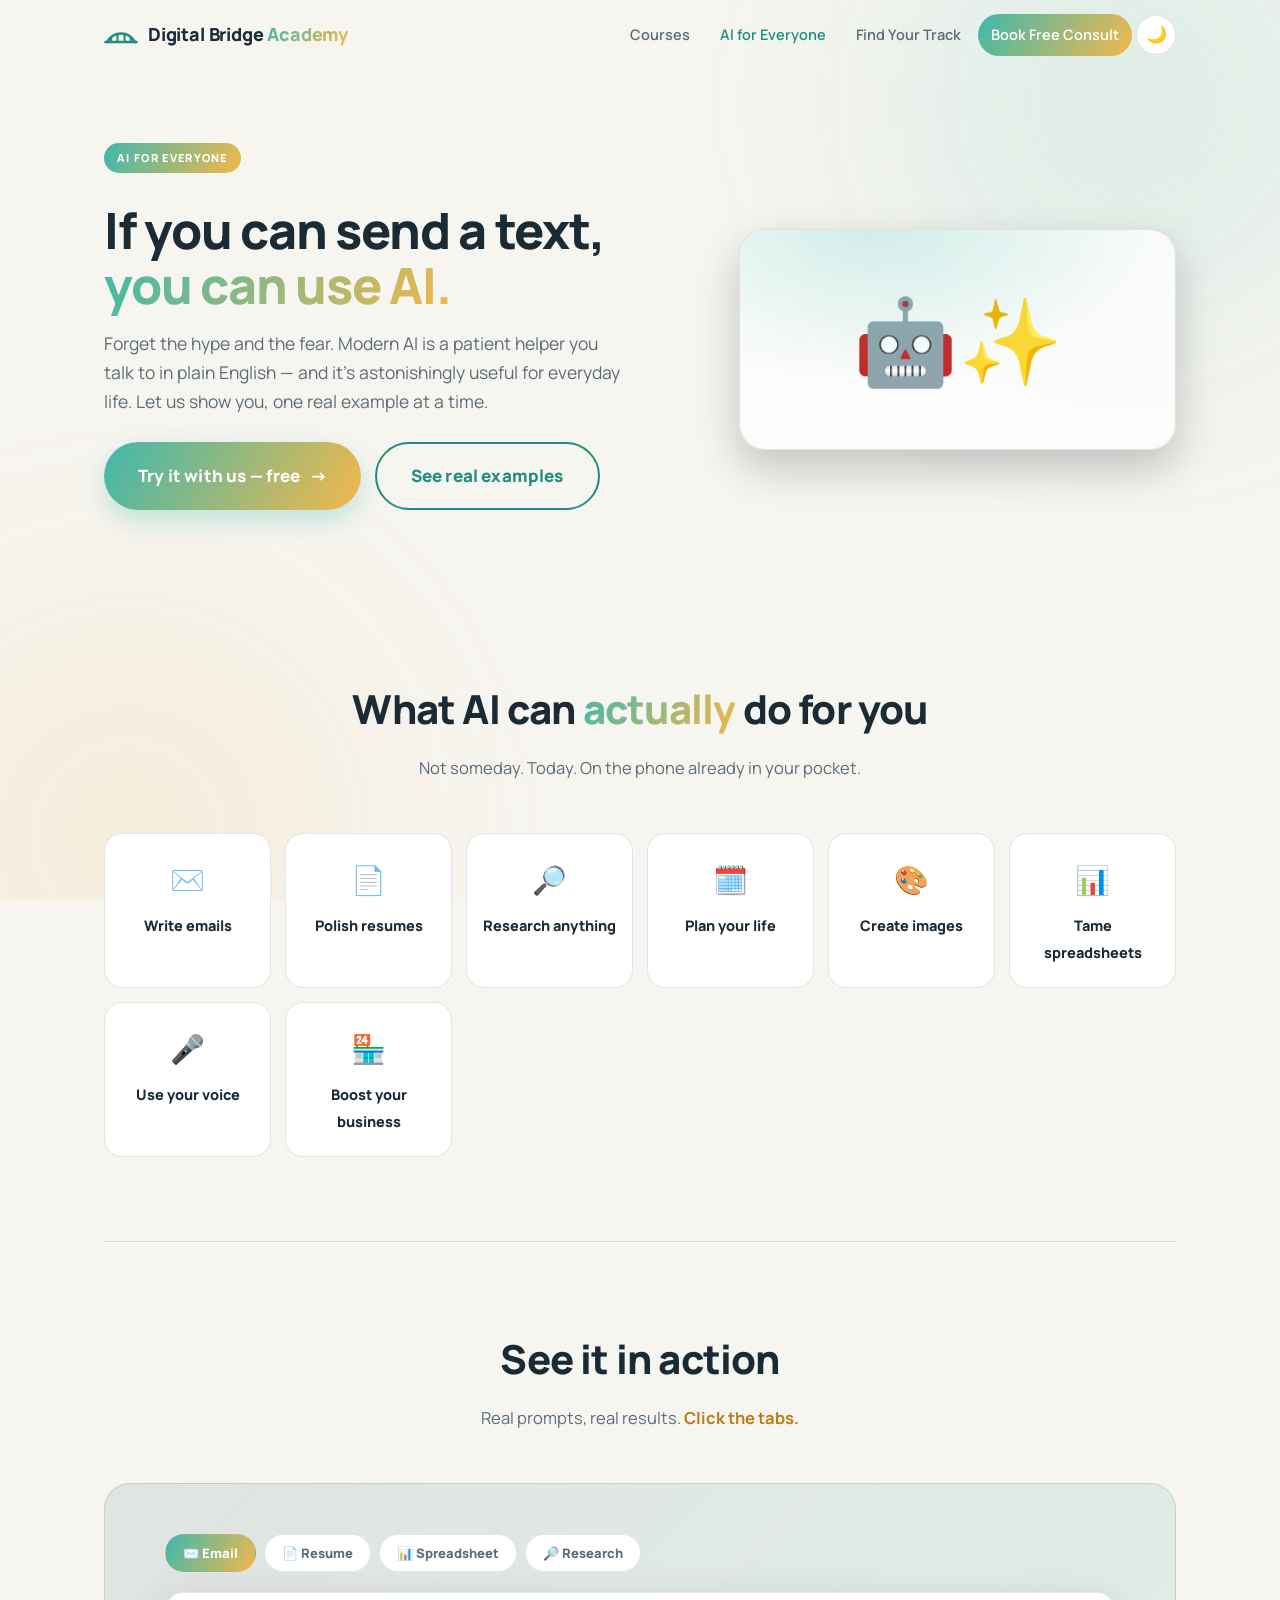
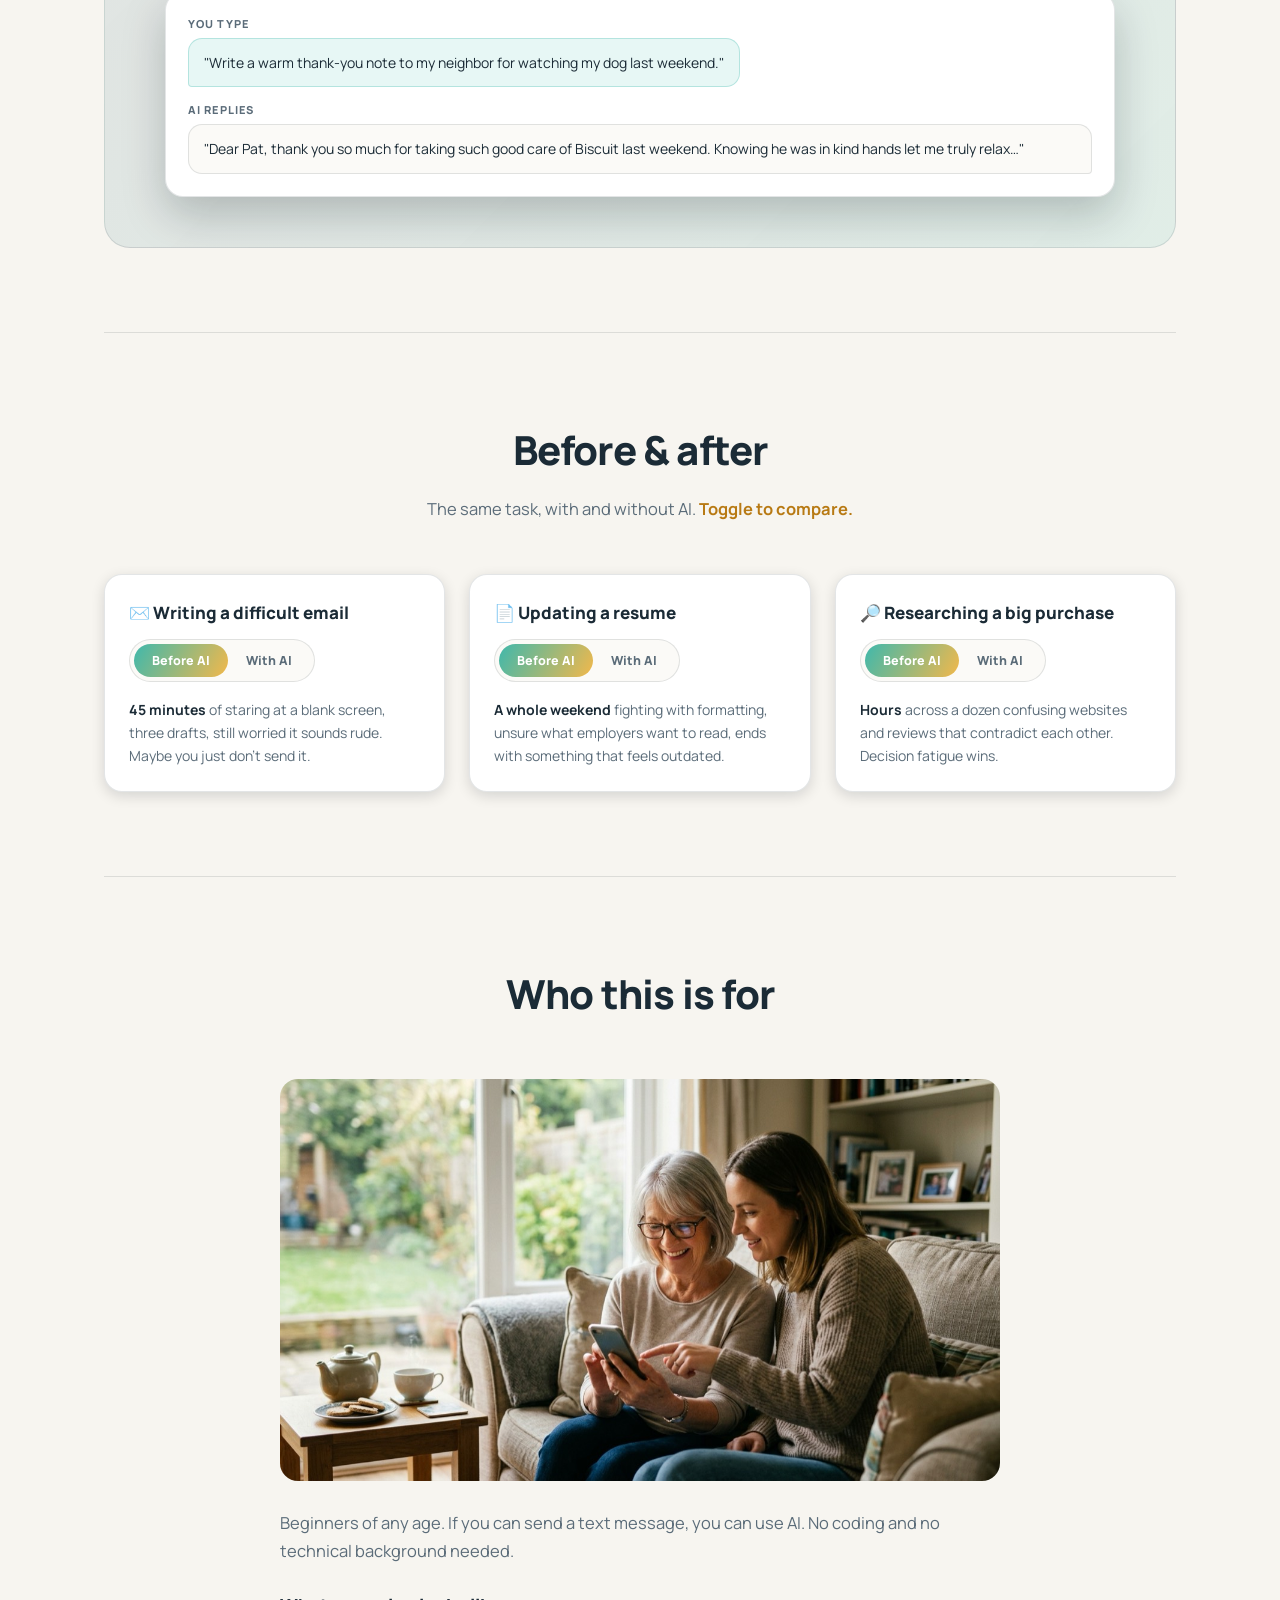
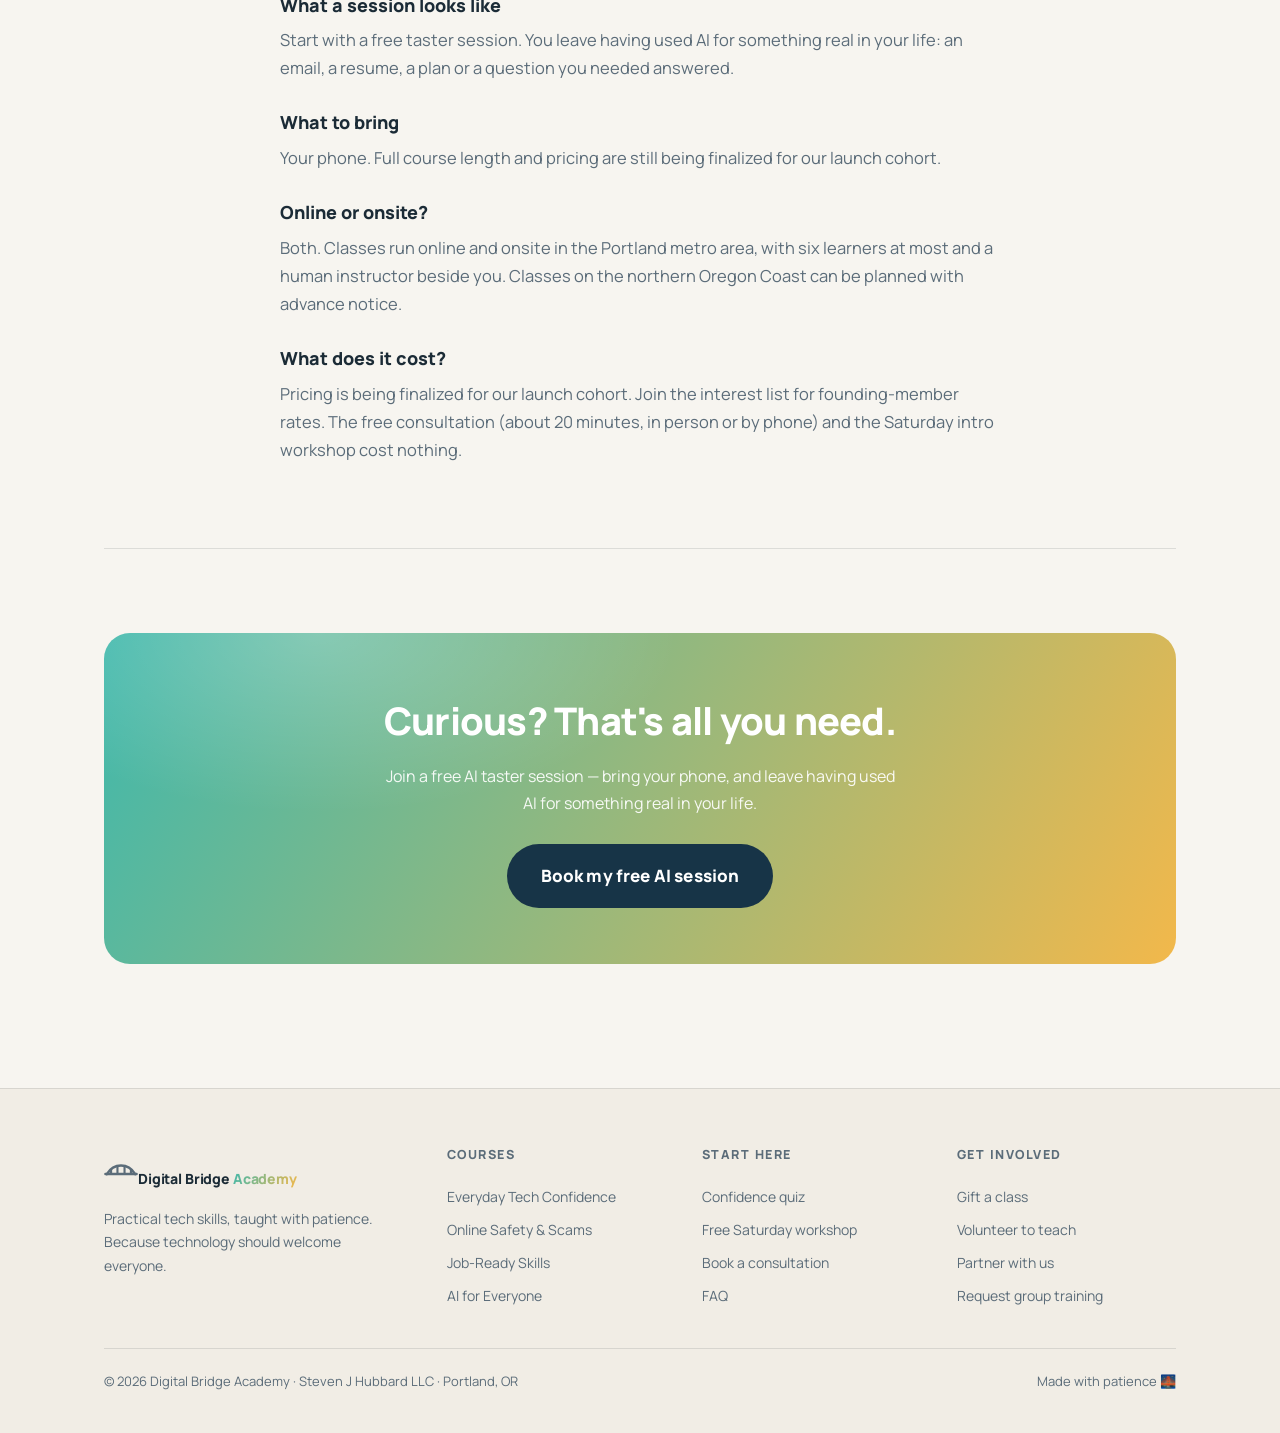
<file: ai.html>
<!DOCTYPE html>
<html lang="en">
<head>
<meta charset="UTF-8">
<meta name="viewport" content="width=device-width, initial-scale=1.0">
<title>AI for Beginners Classes in Portland | Digital Bridge Academy</title>
<meta name="description" content="Learn to use AI for email, resumes, research and everyday tasks, in plain English with no coding. Start with a free taster session. Online or onsite.">
<meta name="robots" content="index, follow">
<meta name="theme-color" content="#0B141D">
<link rel="canonical" href="https://www.digital-bridge-academy.com/ai.html">
<link rel="icon" href="/favicon.svg" type="image/svg+xml">
<script>document.documentElement.classList.add('js')</script>
<meta property="og:type" content="website">
<meta property="og:site_name" content="Digital Bridge Academy">
<meta property="og:title" content="AI for Everyone — Learn AI Without Code">
<meta property="og:description" content="Learn to use AI for email, resumes, research and everyday tasks, in plain English with no coding. Start with a free taster session. Online or onsite.">
<meta property="og:url" content="https://www.digital-bridge-academy.com/ai.html">
<meta property="og:image" content="https://www.digital-bridge-academy.com/images/ai.jpg">
<meta property="og:image:width" content="1200">
<meta property="og:image:height" content="669">
<meta property="og:image:alt" content="A woman and a helper smiling at a smartphone together on a living-room sofa">
<meta property="og:locale" content="en_US">
<meta name="twitter:card" content="summary_large_image">
<meta name="twitter:title" content="AI for Everyone — Learn AI Without Code">
<meta name="twitter:description" content="Learn to use AI for email, resumes, research and everyday tasks, in plain English with no coding. Start with a free taster session. Online or onsite.">
<meta name="twitter:image" content="https://www.digital-bridge-academy.com/images/ai.jpg">
<script type="application/ld+json">
{
  "@context": "https://schema.org",
  "@type": "Course",
  "name": "AI for Everyone",
  "description": "Learn to use AI for email, resumes, research and everyday tasks, in plain English with no coding. Start with a free taster session. Online or onsite.",
  "image": "https://www.digital-bridge-academy.com/images/ai.jpg",
  "provider": { "@type": "EducationalOrganization", "name": "Digital Bridge Academy", "url": "https://www.digital-bridge-academy.com/" },
  "courseMode": ["online", "onsite"],
  "educationalLevel": "Beginner",
  "inLanguage": "en-US"
}
</script>
<script type="application/ld+json">
{
  "@context": "https://schema.org",
  "@type": "BreadcrumbList",
  "itemListElement": [
    { "@type": "ListItem", "position": 1, "name": "Home", "item": "https://www.digital-bridge-academy.com/" },
    { "@type": "ListItem", "position": 2, "name": "AI for Everyone", "item": "https://www.digital-bridge-academy.com/ai.html" }
  ]
}
</script>
<link rel="preconnect" href="https://fonts.googleapis.com">
<link rel="preconnect" href="https://fonts.gstatic.com" crossorigin>
<link rel="stylesheet" href="https://fonts.googleapis.com/css2?family=Manrope:wght@500;600;700;800&display=swap">
<link rel="stylesheet" href="/styles.css">
<!-- Google tag (gtag.js) -->
<script async src="https://www.googletagmanager.com/gtag/js?id=G-DJLLZ2NYZN"></script>
<script>window.dataLayer=window.dataLayer||[];function gtag(){dataLayer.push(arguments);}gtag('js',new Date());gtag('config','G-DJLLZ2NYZN');</script>
</head>
<body>
<a class="skip-link" href="#main">Skip to main content</a>
<div class="bg-blobs" aria-hidden="true"></div>
<div class="progress-bar" id="progressBar" aria-hidden="true"></div>

<header class="site-header">
  <div class="wrap header-inner">
    <a href="/" class="logo" aria-label="Digital Bridge Academy home">
      <svg viewBox="0 0 48 48" aria-hidden="true"><path d="M4 34 C14 18, 34 18, 44 34" fill="none" stroke="currentColor" stroke-width="3.5" stroke-linecap="round"/><line x1="10" y1="34" x2="10" y2="27.5" stroke="currentColor" stroke-width="3"/><line x1="19" y1="34" x2="19" y2="23.5" stroke="currentColor" stroke-width="3"/><line x1="29" y1="34" x2="29" y2="23.5" stroke="currentColor" stroke-width="3"/><line x1="38" y1="34" x2="38" y2="27.5" stroke="currentColor" stroke-width="3"/><line x1="2" y1="34" x2="46" y2="34" stroke="currentColor" stroke-width="3.5" stroke-linecap="round"/></svg>
      <span>Digital Bridge <em>Academy</em></span>
    </a>
    <nav class="main-nav" aria-label="Main navigation">
      <a href="/#courses">Courses</a>
      <a href="/ai.html" class="active">AI for Everyone</a>
      <a href="/#quiz">Find Your Track</a>
      <a href="/#contact" class="nav-cta">Book Free Consult</a>
      <button class="theme-toggle" id="themeToggle" aria-label="Toggle color theme">☀️</button>
    </nav>
  </div>
</header>

<main id="main">
<div class="wrap">

  <section class="course-hero">
    <div>
      <span class="badge badge-hot">AI for Everyone</span>
      <h1>If you can send a text, <span style="background:var(--grad-brand); -webkit-background-clip:text; background-clip:text; color:transparent;">you can use AI.</span></h1>
      <p class="lede">Forget the hype and the fear. Modern AI is a patient helper you talk to in plain English — and it's astonishingly useful for everyday life. Let us show you, one real example at a time.</p>
      <div class="cta-row">
        <a href="/#contact" class="btn btn-primary btn-lg">Try it with us — free <span class="btn-arrow">→</span></a>
        <a href="#examples" class="btn btn-secondary btn-lg">See real examples</a>
      </div>
    </div>
    <div class="course-hero-art reveal-scale" aria-hidden="true">🤖✨</div>
  </section>

  <section class="section" id="can-do">
    <div class="section-head reveal">
      <h2>What AI can <span class="grad">actually</span> do for you</h2>
      <p class="sub">Not someday. Today. On the phone already in your pocket.</p>
    </div>
    <div class="aud-grid">
      <div class="aud-chip reveal" style="--d:.02s" data-tip="Draft, soften, or shorten any email — then you approve every word before sending."><span class="a-icon">✉️</span><span class="a-name">Write emails</span></div>
      <div class="aud-chip reveal" style="--d:.05s" data-tip="Turn your work history into a polished, modern resume in minutes."><span class="a-icon">📄</span><span class="a-name">Polish resumes</span></div>
      <div class="aud-chip reveal" style="--d:.08s" data-tip="Compare products, summarize articles, and answer questions — with sources."><span class="a-icon">🔎</span><span class="a-name">Research anything</span></div>
      <div class="aud-chip reveal" style="--d:.11s" data-tip="Meal plans, budgets, packing lists, medication schedules — organized instantly."><span class="a-icon">🗓️</span><span class="a-name">Plan your life</span></div>
      <div class="aud-chip reveal" style="--d:.14s" data-tip="Describe a picture in words and watch AI create it — cards, invitations, art."><span class="a-icon">🎨</span><span class="a-name">Create images</span></div>
      <div class="aud-chip reveal" style="--d:.17s" data-tip="Totals, sorting, and summaries in spreadsheets — without memorizing formulas."><span class="a-icon">📊</span><span class="a-name">Tame spreadsheets</span></div>
      <div class="aud-chip reveal" style="--d:.2s" data-tip="Talk instead of type — AI assistants understand plain spoken English."><span class="a-icon">🎤</span><span class="a-name">Use your voice</span></div>
      <div class="aud-chip reveal" style="--d:.23s" data-tip="Invoices, follow-ups, social posts — small-business busywork, automated."><span class="a-icon">🏪</span><span class="a-name">Boost your business</span></div>
    </div>
  </section>

  <section class="section" id="examples">
    <div class="section-head reveal">
      <h2>See it in action</h2>
      <p class="sub">Real prompts, real results. <strong>Click the tabs.</strong></p>
    </div>
    <div class="ai-band reveal">
      <div class="tab-btns" role="tablist">
        <button class="active">✉️ Email</button>
        <button>📄 Resume</button>
        <button>📊 Spreadsheet</button>
        <button>🔎 Research</button>
      </div>
      <div class="tab-panel active">
        <div class="chat-demo">
          <div class="chat-line user"><span class="who">You type</span><p>"Write a warm thank-you note to my neighbor for watching my dog last weekend."</p></div>
          <div class="chat-line ai"><span class="who">AI replies</span><p>"Dear Pat, thank you so much for taking such good care of Biscuit last weekend. Knowing he was in kind hands let me truly relax…"</p></div>
        </div>
      </div>
      <div class="tab-panel">
        <div class="chat-demo">
          <div class="chat-line user"><span class="who">You type</span><p>"I stocked shelves and trained new staff for 12 years. Turn that into resume bullet points."</p></div>
          <div class="chat-line ai"><span class="who">AI replies</span><p>"• Managed inventory accuracy across 4,000+ SKUs&nbsp;&nbsp;• Trained and mentored 25+ new team members&nbsp;&nbsp;• Recognized for 12 years of reliable service…"</p></div>
        </div>
      </div>
      <div class="tab-panel">
        <div class="chat-demo">
          <div class="chat-line user"><span class="who">You type</span><p>"Here are my monthly expenses. What am I spending the most on, and where could I save?"</p></div>
          <div class="chat-line ai"><span class="who">AI replies</span><p>"Your top category is subscriptions at $87/month. Three appear unused since March — canceling them saves $41/month…"</p></div>
        </div>
      </div>
      <div class="tab-panel">
        <div class="chat-demo">
          <div class="chat-line user"><span class="who">You type</span><p>"Compare the three best phones for seniors under $300. Big buttons matter."</p></div>
          <div class="chat-line ai"><span class="who">AI replies</span><p>"Here are three strong options with large displays and simple modes, compared by price, battery, and ease of use…"</p></div>
        </div>
      </div>
    </div>
  </section>

  <section class="section" id="before-after">
    <div class="section-head reveal">
      <h2>Before &amp; after</h2>
      <p class="sub">The same task, with and without AI. <strong>Toggle to compare.</strong></p>
    </div>
    <div class="card-grid">
      <div class="ba reveal" style="--d:.04s">
        <h3 style="font-weight:800; font-size:17px; margin-bottom:12px;">✉️ Writing a difficult email</h3>
        <div class="ba-toggle"><button class="active">Before AI</button><button>With AI</button></div>
        <div class="ba-pane active"><strong>45 minutes</strong> of staring at a blank screen, three drafts, still worried it sounds rude. Maybe you just don't send it.</div>
        <div class="ba-pane"><strong>3 minutes:</strong> describe what you want to say and how you want it to feel. Read the draft, tweak two words, send. Done — and it sounds like the best version of you.</div>
      </div>
      <div class="ba reveal" style="--d:.12s">
        <h3 style="font-weight:800; font-size:17px; margin-bottom:12px;">📄 Updating a resume</h3>
        <div class="ba-toggle"><button class="active">Before AI</button><button>With AI</button></div>
        <div class="ba-pane active"><strong>A whole weekend</strong> fighting with formatting, unsure what employers want to read, ends with something that feels outdated.</div>
        <div class="ba-pane"><strong>One evening:</strong> tell AI your real work history in your own words. It structures, phrases, and formats — you fact-check and approve. Modern, honest, and finished.</div>
      </div>
      <div class="ba reveal" style="--d:.2s">
        <h3 style="font-weight:800; font-size:17px; margin-bottom:12px;">🔎 Researching a big purchase</h3>
        <div class="ba-toggle"><button class="active">Before AI</button><button>With AI</button></div>
        <div class="ba-pane active"><strong>Hours</strong> across a dozen confusing websites and reviews that contradict each other. Decision fatigue wins.</div>
        <div class="ba-pane"><strong>10 minutes:</strong> ask for a comparison that fits YOUR needs and budget, then ask follow-up questions like you would a knowledgeable friend.</div>
      </div>
    </div>
  </section>

  <section class="section" id="about">
    <div class="section-head reveal">
      <h2>Who this is for</h2>
    </div>
    <figure class="about-img reveal">
      <img src="/images/ai.jpg" alt="A woman and a helper smiling at a smartphone together on a living-room sofa" width="1200" height="669" loading="lazy">
    </figure>
    <div class="about reveal">
      <p>Beginners of any age. If you can send a text message, you can use AI. No coding and no technical background needed.</p>
      <h3>What a session looks like</h3>
      <p>Start with a free taster session. You leave having used AI for something real in your life: an email, a resume, a plan or a question you needed answered.</p>
      <h3>What to bring</h3>
      <p>Your phone. Full course length and pricing are still being finalized for our launch cohort.</p>
      <h3>Online or onsite?</h3>
      <p>Both. Classes run online and onsite in the Portland metro area, with six learners at most and a human instructor beside you. Classes on the northern Oregon Coast can be planned with advance notice.</p>
      <h3>What does it cost?</h3>
      <p>Pricing is being finalized for our launch cohort. Join the interest list for founding-member rates. The free consultation (about 20 minutes, in person or by phone) and the Saturday intro workshop cost nothing.</p>
    </div>
  </section>

  <section class="section">
    <div class="cta-band reveal-scale">
      <h2>Curious? That's all you need.</h2>
      <p>Join a free AI taster session — bring your phone, and leave having used AI for something real in your life.</p>
      <a href="/#contact" class="btn btn-lg">Book my free AI session</a>
    </div>
  </section>

</div>
</main>

<footer class="site-footer">
  <div class="wrap">
    <div class="footer-grid">
      <div class="footer-brand">
        <a href="/" class="logo"><svg viewBox="0 0 48 48" aria-hidden="true"><path d="M4 34 C14 18, 34 18, 44 34" fill="none" stroke="currentColor" stroke-width="3.5" stroke-linecap="round"/><line x1="10" y1="34" x2="10" y2="27.5" stroke="currentColor" stroke-width="3"/><line x1="19" y1="34" x2="19" y2="23.5" stroke="currentColor" stroke-width="3"/><line x1="29" y1="34" x2="29" y2="23.5" stroke="currentColor" stroke-width="3"/><line x1="38" y1="34" x2="38" y2="27.5" stroke="currentColor" stroke-width="3"/><line x1="2" y1="34" x2="46" y2="34" stroke="currentColor" stroke-width="3.5" stroke-linecap="round"/></svg><span>Digital Bridge <em>Academy</em></span></a>
        <p>Practical tech skills, taught with patience. Because technology should welcome everyone.</p>
      </div>
      <div>
        <h4>Courses</h4>
        <a href="/courses/everyday-tech.html">Everyday Tech Confidence</a>
        <a href="/courses/online-safety.html">Online Safety &amp; Scams</a>
        <a href="/courses/job-ready.html">Job-Ready Skills</a>
        <a href="/ai.html">AI for Everyone</a>
      </div>
      <div>
        <h4>Start here</h4>
        <a href="/#quiz">Confidence quiz</a>
        <a href="/#workshop">Free Saturday workshop</a>
        <a href="/#contact">Book a consultation</a>
        <a href="/#faq">FAQ</a>
      </div>
      <div>
        <h4>Get involved</h4>
        <a href="/#contact">Gift a class</a>
        <a href="/#contact">Volunteer to teach</a>
        <a href="/#contact">Partner with us</a>
        <a href="/#contact">Request group training</a>
      </div>
    </div>
    <div class="footer-bottom">
      <span>© 2026 Digital Bridge Academy · Steven J Hubbard LLC · Portland, OR</span>
      <span>Made with patience 🌉</span>
    </div>
  </div>
</footer>

<button id="backToTop" aria-label="Back to top">↑</button>
<script src="/main.js" defer></script>
</body>
</html>
</file>
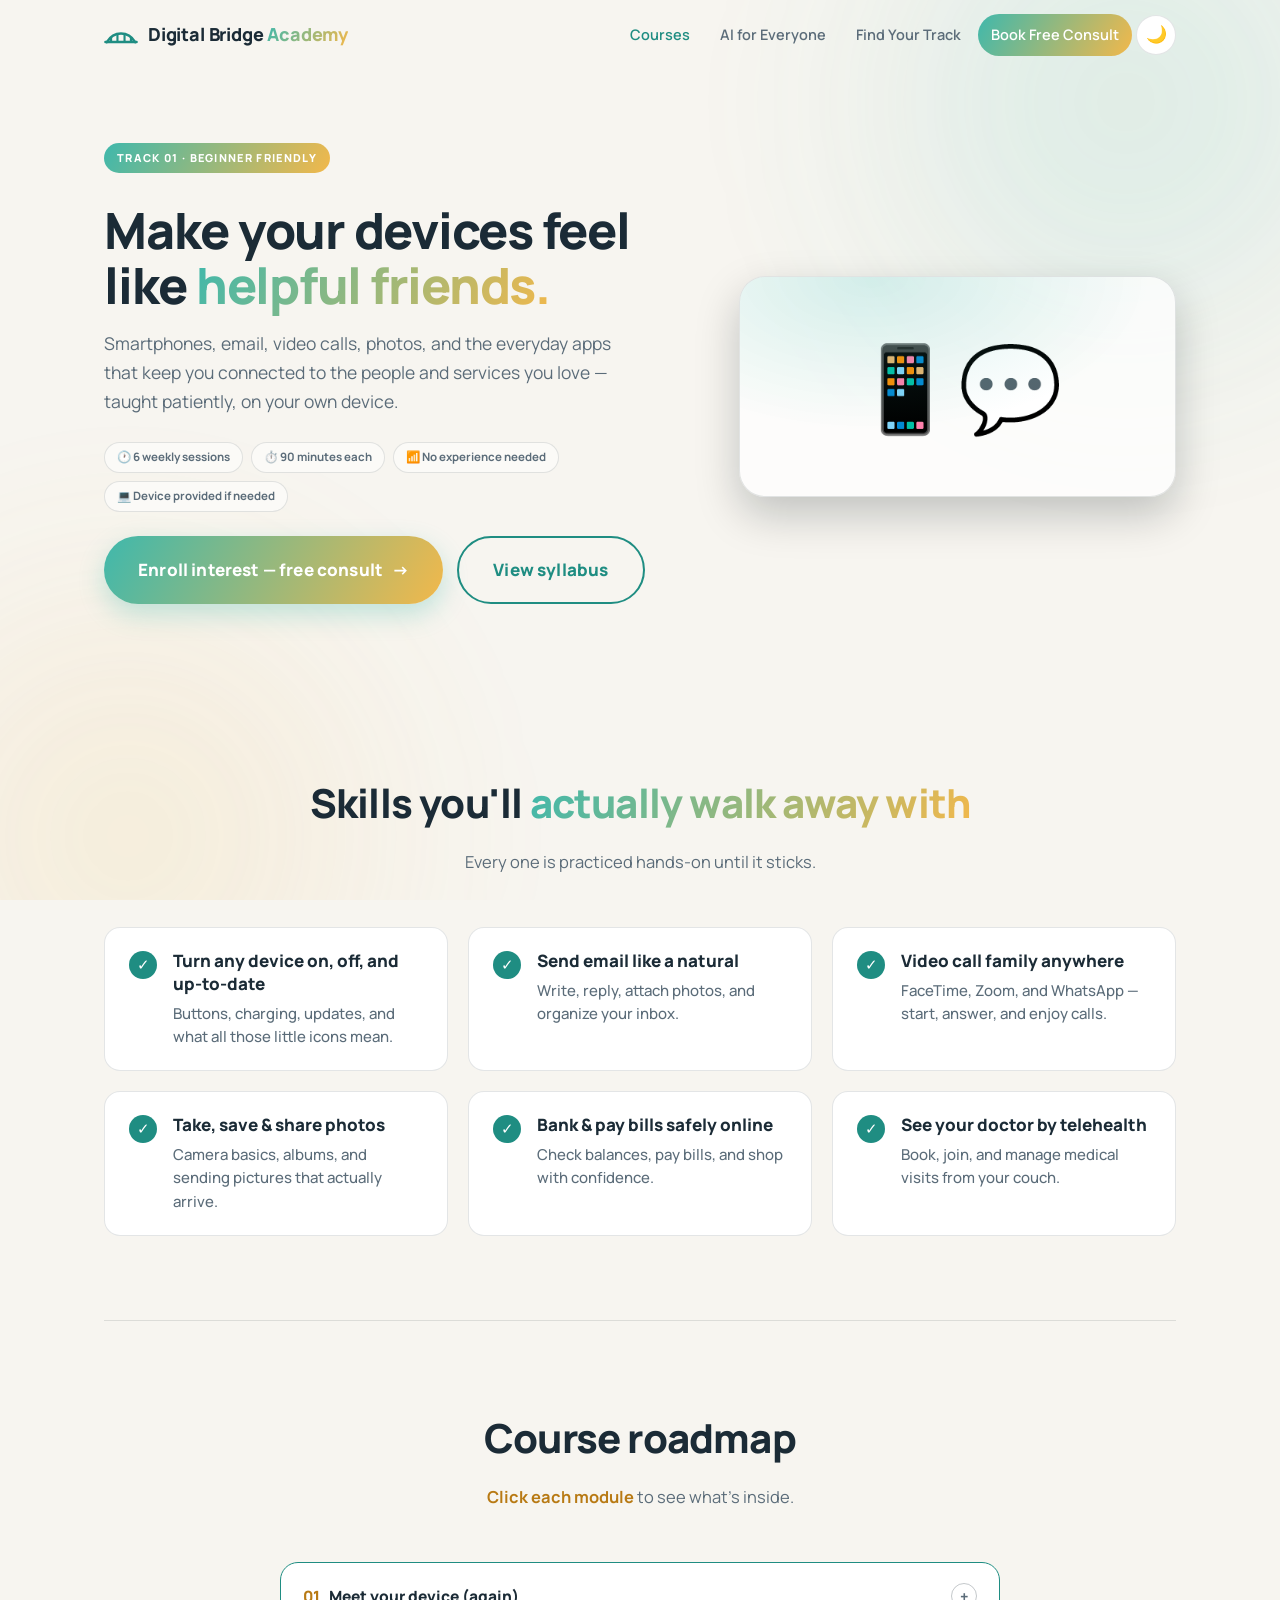
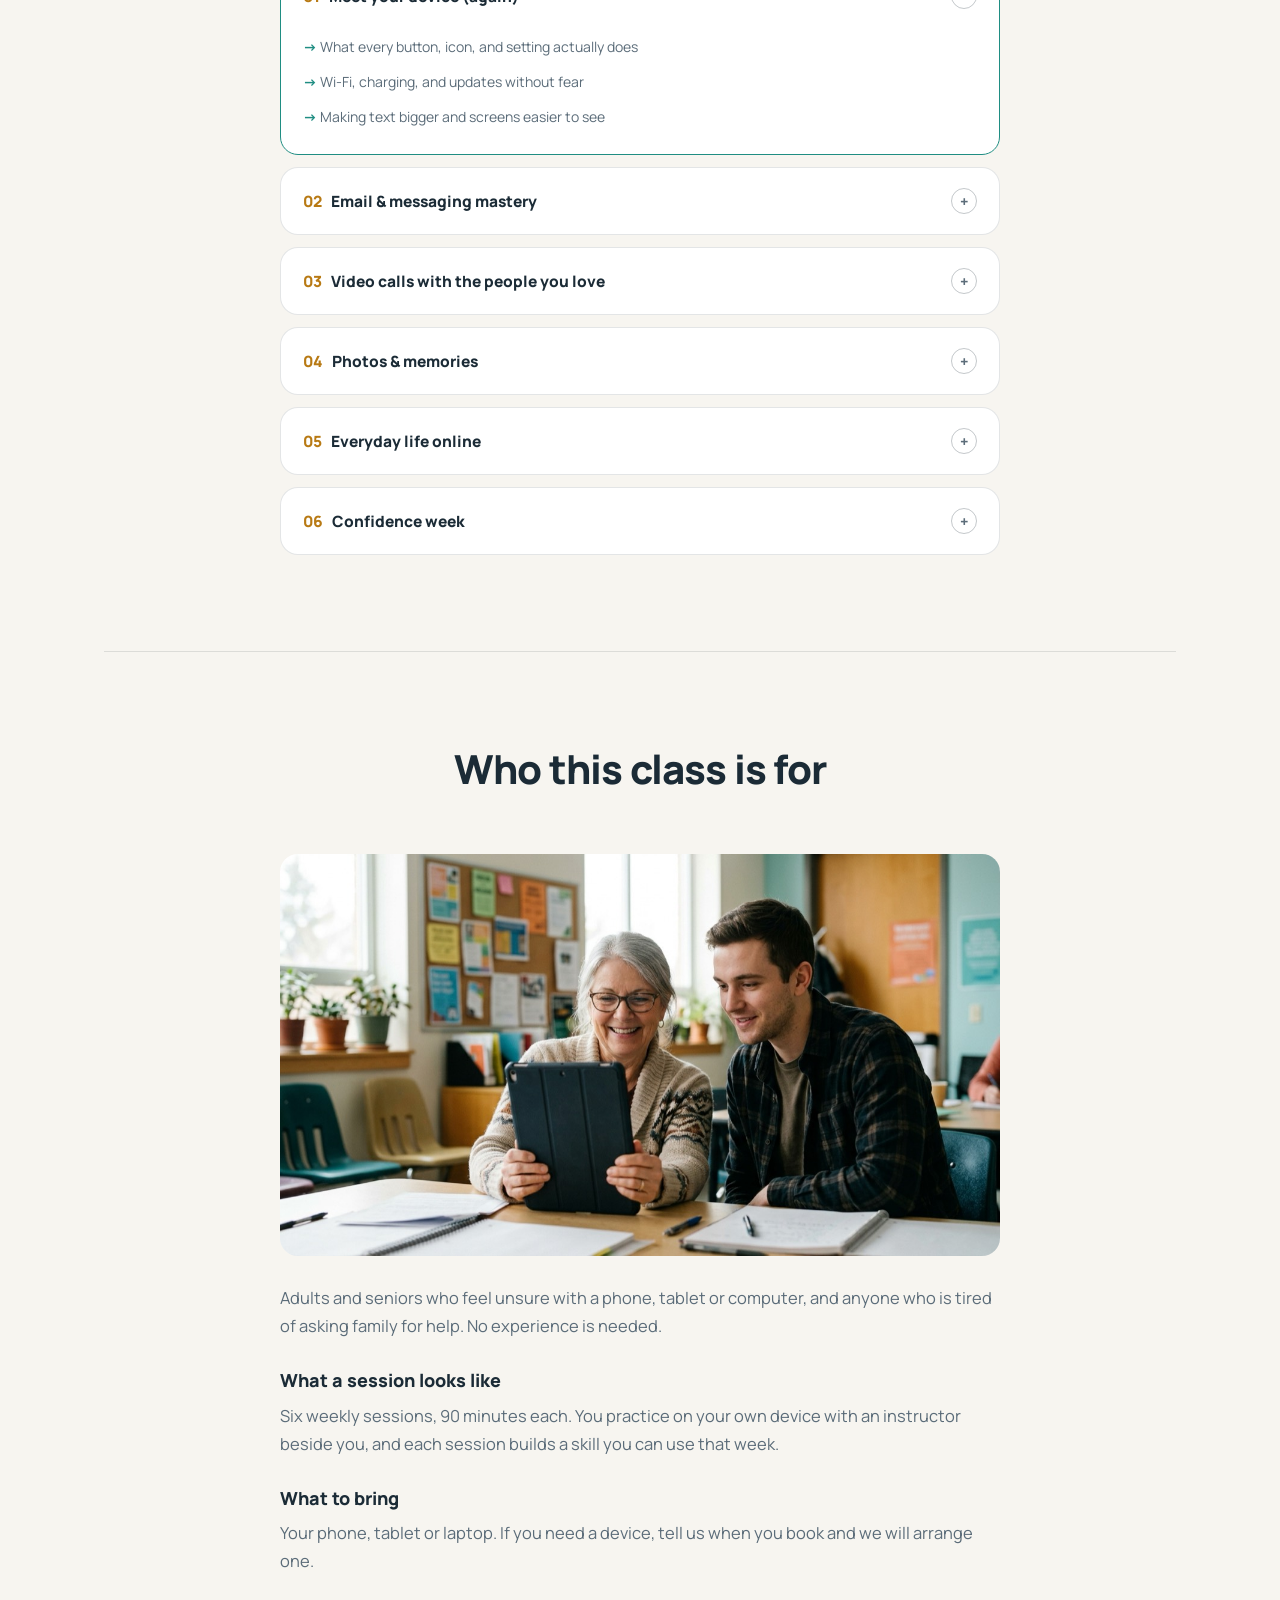
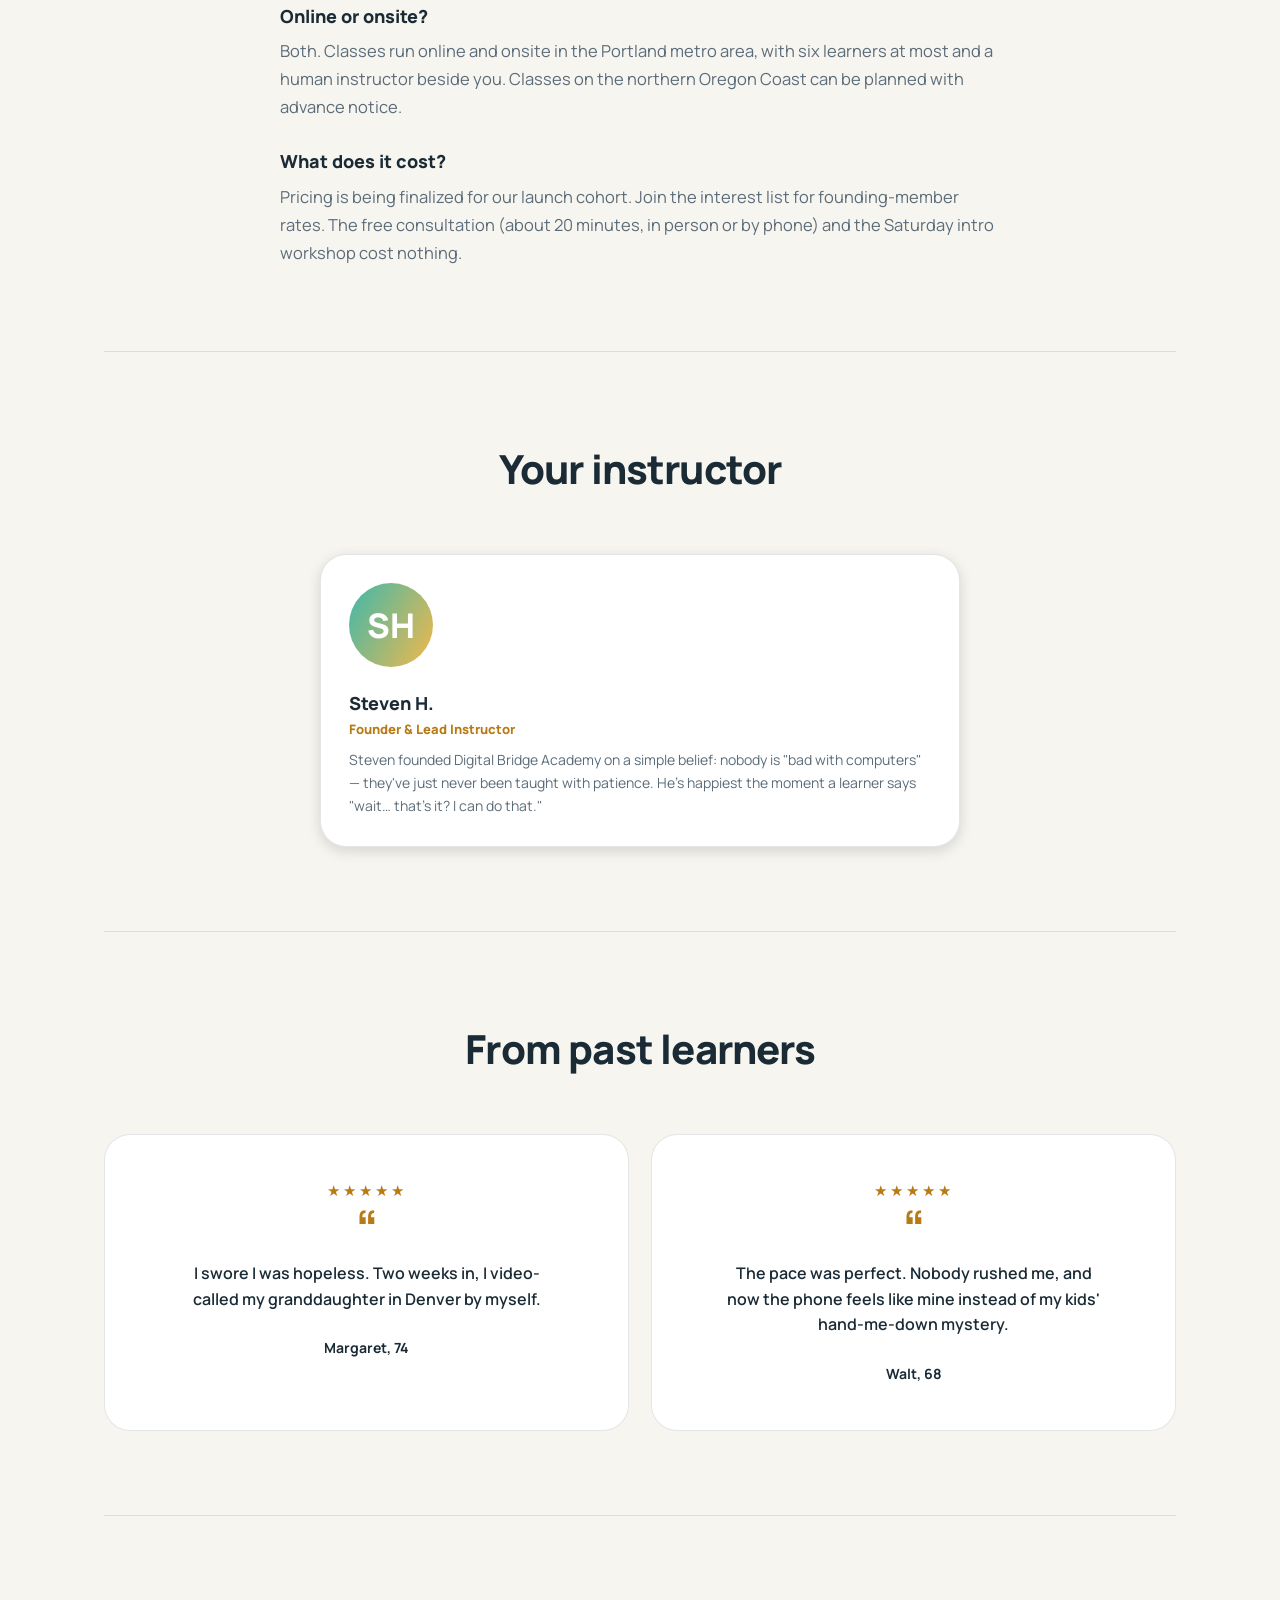
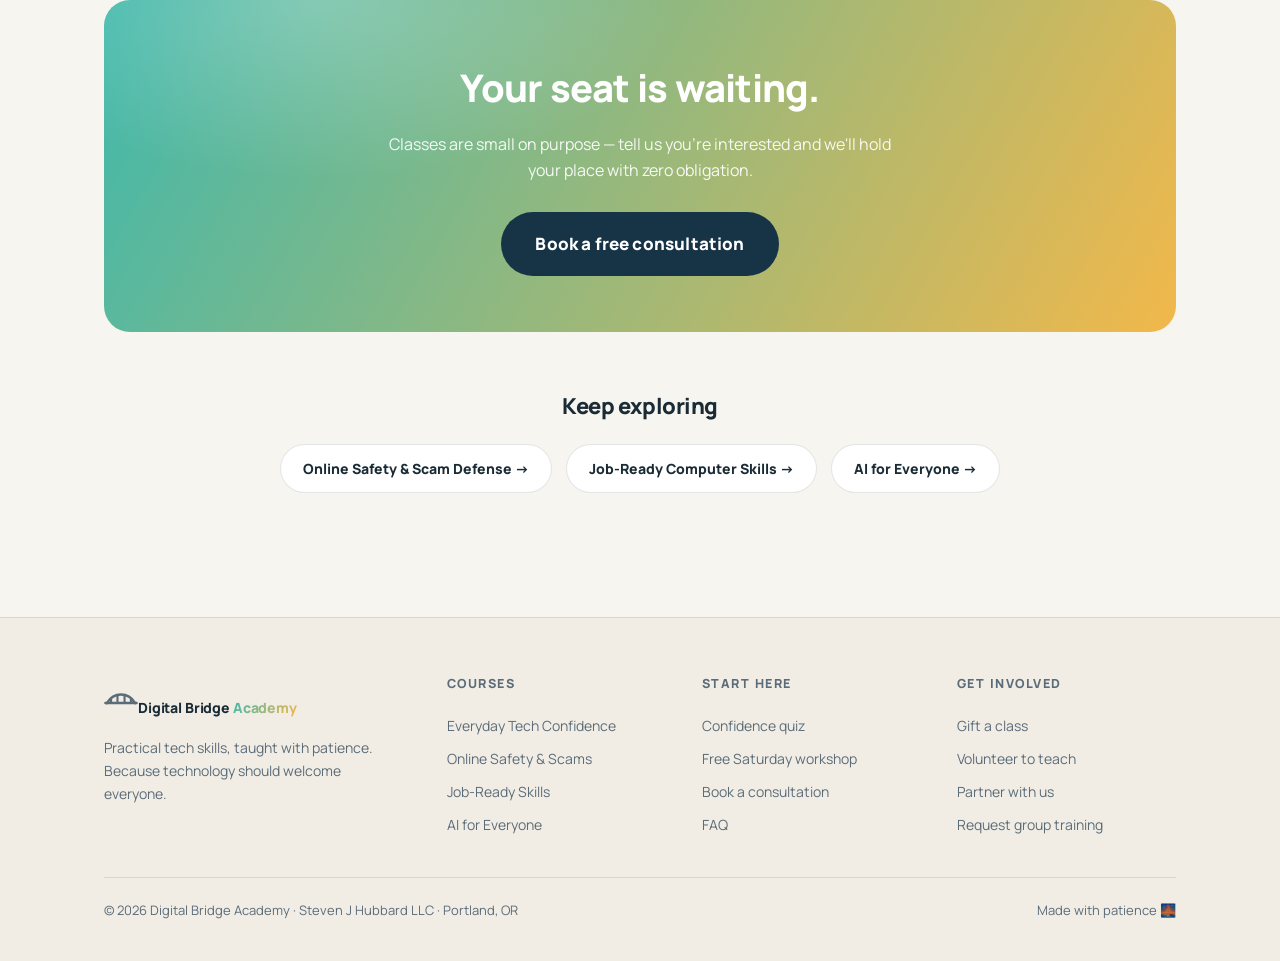
<file: courses/everyday-tech.html>
<!DOCTYPE html>
<html lang="en">
<head>
<meta charset="UTF-8">
<meta name="viewport" content="width=device-width, initial-scale=1.0">
<title>Computer Basics for Seniors in Portland | Digital Bridge Academy</title>
<meta name="description" content="Beginner computer classes for adults and seniors: phones, email, video calls, banking and telehealth. 6 weekly sessions, max 6 learners, online or onsite.">
<meta name="robots" content="index, follow">
<meta name="theme-color" content="#0B141D">
<link rel="canonical" href="https://www.digital-bridge-academy.com/courses/everyday-tech.html">
<link rel="icon" href="/favicon.svg" type="image/svg+xml">
<script>document.documentElement.classList.add('js')</script>
<meta property="og:type" content="website">
<meta property="og:site_name" content="Digital Bridge Academy">
<meta property="og:title" content="Everyday Tech Confidence | Digital Bridge Academy">
<meta property="og:description" content="Beginner computer classes for adults and seniors: phones, email, video calls, banking and telehealth. 6 weekly sessions, max 6 learners, online or onsite.">
<meta property="og:url" content="https://www.digital-bridge-academy.com/courses/everyday-tech.html">
<meta property="og:image" content="https://www.digital-bridge-academy.com/images/everyday-tech.jpg">
<meta property="og:image:width" content="1200">
<meta property="og:image:height" content="669">
<meta property="og:image:alt" content="An instructor and a learner smiling at a tablet together in a community classroom">
<meta property="og:locale" content="en_US">
<meta name="twitter:card" content="summary_large_image">
<meta name="twitter:title" content="Everyday Tech Confidence | Digital Bridge Academy">
<meta name="twitter:description" content="Beginner computer classes for adults and seniors: phones, email, video calls, banking and telehealth. 6 weekly sessions, max 6 learners, online or onsite.">
<meta name="twitter:image" content="https://www.digital-bridge-academy.com/images/everyday-tech.jpg">
<script type="application/ld+json">
{
  "@context": "https://schema.org",
  "@type": "Course",
  "name": "Everyday Tech Confidence",
  "description": "Beginner computer classes for adults and seniors: phones, email, video calls, banking and telehealth. 6 weekly sessions, max 6 learners, online or onsite.",
  "image": "https://www.digital-bridge-academy.com/images/everyday-tech.jpg",
  "provider": {
    "@type": "EducationalOrganization",
    "name": "Digital Bridge Academy",
    "url": "https://www.digital-bridge-academy.com/"
  },
  "url": "https://www.digital-bridge-academy.com/courses/everyday-tech.html",
  "courseMode": ["online", "onsite"],
  "educationalLevel": "Beginner",
  "timeRequired": "PT9H",
  "inLanguage": "en-US"
}
</script>
<script type="application/ld+json">
{
  "@context": "https://schema.org",
  "@type": "BreadcrumbList",
  "itemListElement": [
    { "@type": "ListItem", "position": 1, "name": "Home", "item": "https://www.digital-bridge-academy.com/" },
    { "@type": "ListItem", "position": 2, "name": "Courses", "item": "https://www.digital-bridge-academy.com/#courses" },
    { "@type": "ListItem", "position": 3, "name": "Everyday Tech Confidence", "item": "https://www.digital-bridge-academy.com/courses/everyday-tech.html" }
  ]
}
</script>
<link rel="preconnect" href="https://fonts.googleapis.com">
<link rel="preconnect" href="https://fonts.gstatic.com" crossorigin>
<link rel="stylesheet" href="https://fonts.googleapis.com/css2?family=Manrope:wght@500;600;700;800&display=swap">
<link rel="stylesheet" href="/styles.css">
<style>.grad-text{background:var(--grad-brand); -webkit-background-clip:text; background-clip:text; color:transparent;}</style>
<!-- Google tag (gtag.js) -->
<script async src="https://www.googletagmanager.com/gtag/js?id=G-DJLLZ2NYZN"></script>
<script>window.dataLayer=window.dataLayer||[];function gtag(){dataLayer.push(arguments);}gtag('js',new Date());gtag('config','G-DJLLZ2NYZN');</script>
</head>
<body>
<a class="skip-link" href="#main">Skip to main content</a>
<div class="bg-blobs" aria-hidden="true"></div>
<div class="progress-bar" id="progressBar" aria-hidden="true"></div>

<header class="site-header">
  <div class="wrap header-inner">
    <a href="/" class="logo" aria-label="Digital Bridge Academy home">
      <svg viewBox="0 0 48 48" aria-hidden="true"><path d="M4 34 C14 18, 34 18, 44 34" fill="none" stroke="currentColor" stroke-width="3.5" stroke-linecap="round"/><line x1="10" y1="34" x2="10" y2="27.5" stroke="currentColor" stroke-width="3"/><line x1="19" y1="34" x2="19" y2="23.5" stroke="currentColor" stroke-width="3"/><line x1="29" y1="34" x2="29" y2="23.5" stroke="currentColor" stroke-width="3"/><line x1="38" y1="34" x2="38" y2="27.5" stroke="currentColor" stroke-width="3"/><line x1="2" y1="34" x2="46" y2="34" stroke="currentColor" stroke-width="3.5" stroke-linecap="round"/></svg>
      <span>Digital Bridge <em>Academy</em></span>
    </a>
    <nav class="main-nav" aria-label="Main navigation">
      <a href="/#courses" class="active">Courses</a>
      <a href="/ai.html">AI for Everyone</a>
      <a href="/#quiz">Find Your Track</a>
      <a href="/#contact" class="nav-cta">Book Free Consult</a>
      <button class="theme-toggle" id="themeToggle" aria-label="Toggle color theme">☀️</button>
    </nav>
  </div>
</header>

<main id="main">
<div class="wrap">

  <section class="course-hero">
    <div>
      <span class="badge badge-hot">Track 01 · Beginner friendly</span>
      <h1>Make your devices feel like <span class='grad-text'>helpful friends.</span></h1>
      <p class="lede">Smartphones, email, video calls, photos, and the everyday apps that keep you connected to the people and services you love — taught patiently, on your own device.</p>
      <div class="course-meta" style="margin-bottom:24px;"><span class="meta-chip">🕐 6 weekly sessions</span><span class="meta-chip">⏱️ 90 minutes each</span><span class="meta-chip">📶 No experience needed</span><span class="meta-chip">💻 Device provided if needed</span></div>
      <div class="cta-row">
        <a href="/#contact" class="btn btn-primary btn-lg">Enroll interest — free consult <span class="btn-arrow">→</span></a>
        <a href="#syllabus" class="btn btn-secondary btn-lg">View syllabus</a>
      </div>
    </div>
    <div class="course-hero-art reveal-scale" aria-hidden="true">📱💬</div>
  </section>

  <section class="section" id="skills">
    <div class="section-head reveal">
      <h2>Skills you'll <span class="grad">actually walk away with</span></h2>
      <p class="sub">Every one is practiced hands-on until it sticks.</p>
    </div>
    <div class="skill-grid">
      <div class="skill-pill reveal" style="--d:.00s"><div><span class="sk-title">Turn any device on, off, and up-to-date</span><span class="sk-desc">Buttons, charging, updates, and what all those little icons mean.</span></div></div>
      <div class="skill-pill reveal" style="--d:.04s"><div><span class="sk-title">Send email like a natural</span><span class="sk-desc">Write, reply, attach photos, and organize your inbox.</span></div></div>
      <div class="skill-pill reveal" style="--d:.08s"><div><span class="sk-title">Video call family anywhere</span><span class="sk-desc">FaceTime, Zoom, and WhatsApp — start, answer, and enjoy calls.</span></div></div>
      <div class="skill-pill reveal" style="--d:.12s"><div><span class="sk-title">Take, save &amp; share photos</span><span class="sk-desc">Camera basics, albums, and sending pictures that actually arrive.</span></div></div>
      <div class="skill-pill reveal" style="--d:.16s"><div><span class="sk-title">Bank &amp; pay bills safely online</span><span class="sk-desc">Check balances, pay bills, and shop with confidence.</span></div></div>
      <div class="skill-pill reveal" style="--d:.20s"><div><span class="sk-title">See your doctor by telehealth</span><span class="sk-desc">Book, join, and manage medical visits from your couch.</span></div></div>
    </div>
  </section>

  <section class="section" id="syllabus">
    <div class="section-head reveal">
      <h2>Course roadmap</h2>
      <p class="sub"><strong>Click each module</strong> to see what's inside.</p>
    </div>
    <div class="faq-list reveal">
      <div class="module open">
        <button class="module-q"><span><span class="m-num">01</span> Meet your device (again)</span> <span class="faq-icon">+</span></button>
        <div class="module-a"><ul><li>What every button, icon, and setting actually does</li><li>Wi-Fi, charging, and updates without fear</li><li>Making text bigger and screens easier to see</li></ul></div>
      </div>
      <div class="module">
        <button class="module-q"><span><span class="m-num">02</span> Email &amp; messaging mastery</span> <span class="faq-icon">+</span></button>
        <div class="module-a"><ul><li>Writing, replying, forwarding, and attachments</li><li>Group texts and family photo threads</li><li>Spotting junk mail before it wastes your time</li></ul></div>
      </div>
      <div class="module">
        <button class="module-q"><span><span class="m-num">03</span> Video calls with the people you love</span> <span class="faq-icon">+</span></button>
        <div class="module-a"><ul><li>Starting and answering calls on any app</li><li>Sound and camera fixes that solve 90% of problems</li><li>A weekly call with family as your homework</li></ul></div>
      </div>
      <div class="module">
        <button class="module-q"><span><span class="m-num">04</span> Photos &amp; memories</span> <span class="faq-icon">+</span></button>
        <div class="module-a"><ul><li>Taking better pictures instantly</li><li>Finding that photo from last Christmas</li><li>Sharing albums with family</li></ul></div>
      </div>
      <div class="module">
        <button class="module-q"><span><span class="m-num">05</span> Everyday life online</span> <span class="faq-icon">+</span></button>
        <div class="module-a"><ul><li>Online banking and bill pay, step by step</li><li>Telehealth appointments made simple</li><li>Maps, weather, and news you can trust</li></ul></div>
      </div>
      <div class="module">
        <button class="module-q"><span><span class="m-num">06</span> Confidence week</span> <span class="faq-icon">+</span></button>
        <div class="module-a"><ul><li>You drive — we watch and cheer</li><li>Your personal cheat sheet, built together</li><li>Graduation and what to learn next</li></ul></div>
      </div>
    </div>
  </section>

  <section class="section" id="about">
    <div class="section-head reveal">
      <h2>Who this class is for</h2>
    </div>
    <figure class="about-img reveal">
      <img src="/images/everyday-tech.jpg" alt="An instructor and a learner smiling at a tablet together in a community classroom" width="1200" height="669" loading="lazy">
    </figure>
    <div class="about reveal">
      <p>Adults and seniors who feel unsure with a phone, tablet or computer, and anyone who is tired of asking family for help. No experience is needed.</p>
      <h3>What a session looks like</h3>
      <p>Six weekly sessions, 90 minutes each. You practice on your own device with an instructor beside you, and each session builds a skill you can use that week.</p>
      <h3>What to bring</h3>
      <p>Your phone, tablet or laptop. If you need a device, tell us when you book and we will arrange one.</p>
      <h3>Online or onsite?</h3>
      <p>Both. Classes run online and onsite in the Portland metro area, with six learners at most and a human instructor beside you. Classes on the northern Oregon Coast can be planned with advance notice.</p>
      <h3>What does it cost?</h3>
      <p>Pricing is being finalized for our launch cohort. Join the interest list for founding-member rates. The free consultation (about 20 minutes, in person or by phone) and the Saturday intro workshop cost nothing.</p>
    </div>
  </section>

  <section class="section" id="instructor">
    <div class="section-head reveal">
      <h2>Your instructor</h2>
    </div>
    <div class="instructor reveal">
      <div class="avatar" aria-hidden="true">SH</div>
      <div>
        <h3>Steven H.</h3>
        <div class="role">Founder &amp; Lead Instructor</div>
        <p>Steven founded Digital Bridge Academy on a simple belief: nobody is "bad with computers" — they've just never been taught with patience. He's happiest the moment a learner says "wait… that's it? I can do that."</p>
      </div>
    </div>
  </section>

  <section class="section" id="reviews">
    <div class="section-head reveal">
      <h2>From past learners</h2>
    </div>
    <div style="display:flex; gap:22px; flex-wrap:wrap;">
      <figure class="testi reveal" style="flex:1 1 320px;">
        <div class="stars" aria-label="5 stars">★★★★★</div>
        <blockquote style="font-size:16px;">I swore I was hopeless. Two weeks in, I video-called my granddaughter in Denver by myself.</blockquote>
        <figcaption><cite><b>Margaret, 74</b></cite></figcaption>
      </figure>
      <figure class="testi reveal" style="flex:1 1 320px;">
        <div class="stars" aria-label="5 stars">★★★★★</div>
        <blockquote style="font-size:16px;">The pace was perfect. Nobody rushed me, and now the phone feels like mine instead of my kids&#x27; hand-me-down mystery.</blockquote>
        <figcaption><cite><b>Walt, 68</b></cite></figcaption>
      </figure>
    </div>
  </section>


  <section class="section">
    <div class="cta-band reveal-scale">
      <h2>Your seat is waiting.</h2>
      <p>Classes are small on purpose — tell us you're interested and we'll hold your place with zero obligation.</p>
      <a href="/#contact" class="btn btn-lg">Book a free consultation</a>
    </div>
    <div class="section-head reveal" style="margin:56px auto 20px;">
      <h2 style="font-size:22px;">Keep exploring</h2>
    </div>
    <div class="related reveal">
      <a href="/courses/online-safety.html">Online Safety &amp; Scam Defense →</a>
      <a href="/courses/job-ready.html">Job-Ready Computer Skills →</a>
      <a href="/ai.html">AI for Everyone →</a>
    </div>
  </section>

</div>
</main>

<footer class="site-footer">
  <div class="wrap">
    <div class="footer-grid">
      <div class="footer-brand">
        <a href="/" class="logo"><svg viewBox="0 0 48 48" aria-hidden="true"><path d="M4 34 C14 18, 34 18, 44 34" fill="none" stroke="currentColor" stroke-width="3.5" stroke-linecap="round"/><line x1="10" y1="34" x2="10" y2="27.5" stroke="currentColor" stroke-width="3"/><line x1="19" y1="34" x2="19" y2="23.5" stroke="currentColor" stroke-width="3"/><line x1="29" y1="34" x2="29" y2="23.5" stroke="currentColor" stroke-width="3"/><line x1="38" y1="34" x2="38" y2="27.5" stroke="currentColor" stroke-width="3"/><line x1="2" y1="34" x2="46" y2="34" stroke="currentColor" stroke-width="3.5" stroke-linecap="round"/></svg><span>Digital Bridge <em>Academy</em></span></a>
        <p>Practical tech skills, taught with patience. Because technology should welcome everyone.</p>
      </div>
      <div>
        <h4>Courses</h4>
        <a href="/courses/everyday-tech.html">Everyday Tech Confidence</a>
        <a href="/courses/online-safety.html">Online Safety &amp; Scams</a>
        <a href="/courses/job-ready.html">Job-Ready Skills</a>
        <a href="/ai.html">AI for Everyone</a>
      </div>
      <div>
        <h4>Start here</h4>
        <a href="/#quiz">Confidence quiz</a>
        <a href="/#workshop">Free Saturday workshop</a>
        <a href="/#contact">Book a consultation</a>
        <a href="/#faq">FAQ</a>
      </div>
      <div>
        <h4>Get involved</h4>
        <a href="/#contact">Gift a class</a>
        <a href="/#contact">Volunteer to teach</a>
        <a href="/#contact">Partner with us</a>
        <a href="/#contact">Request group training</a>
      </div>
    </div>
    <div class="footer-bottom">
      <span>© 2026 Digital Bridge Academy · Steven J Hubbard LLC · Portland, OR</span>
      <span>Made with patience 🌉</span>
    </div>
  </div>
</footer>

<button id="backToTop" aria-label="Back to top">↑</button>
<script src="/main.js" defer></script>
</body>
</html>
</file>
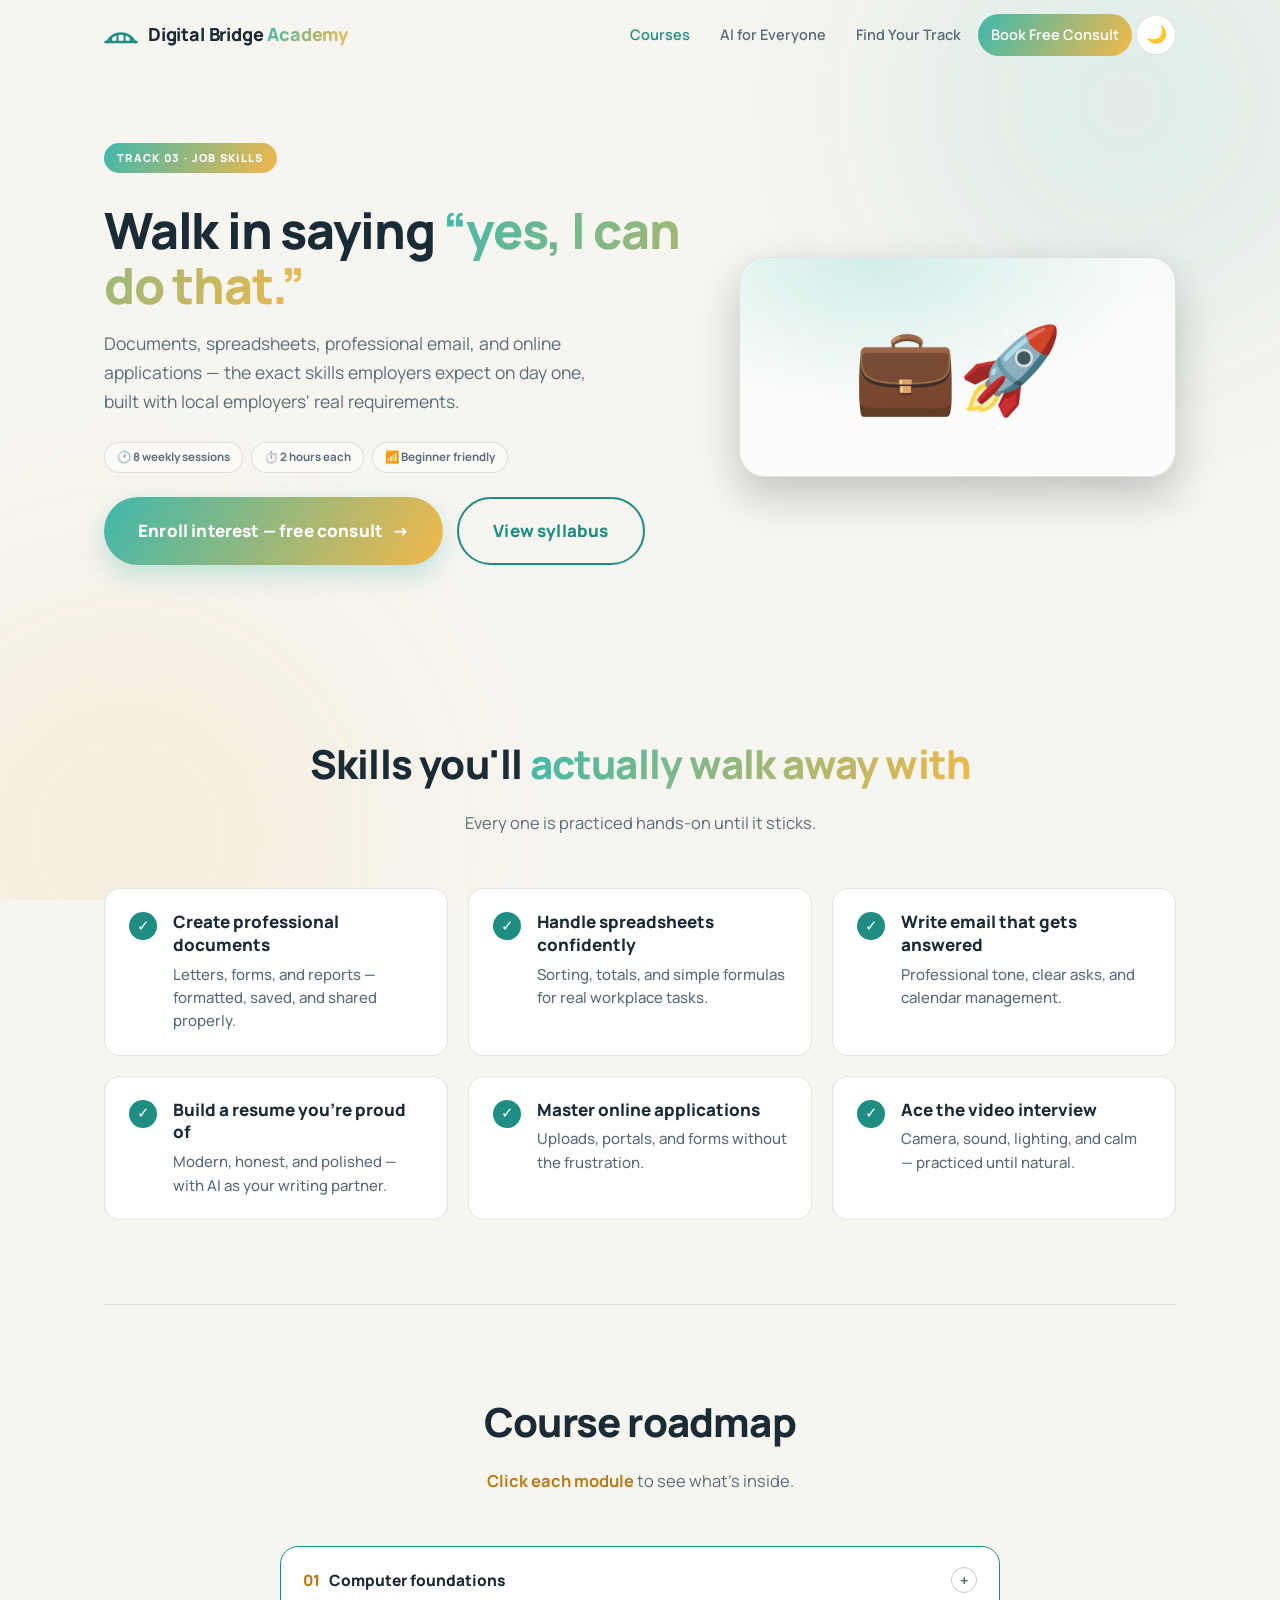
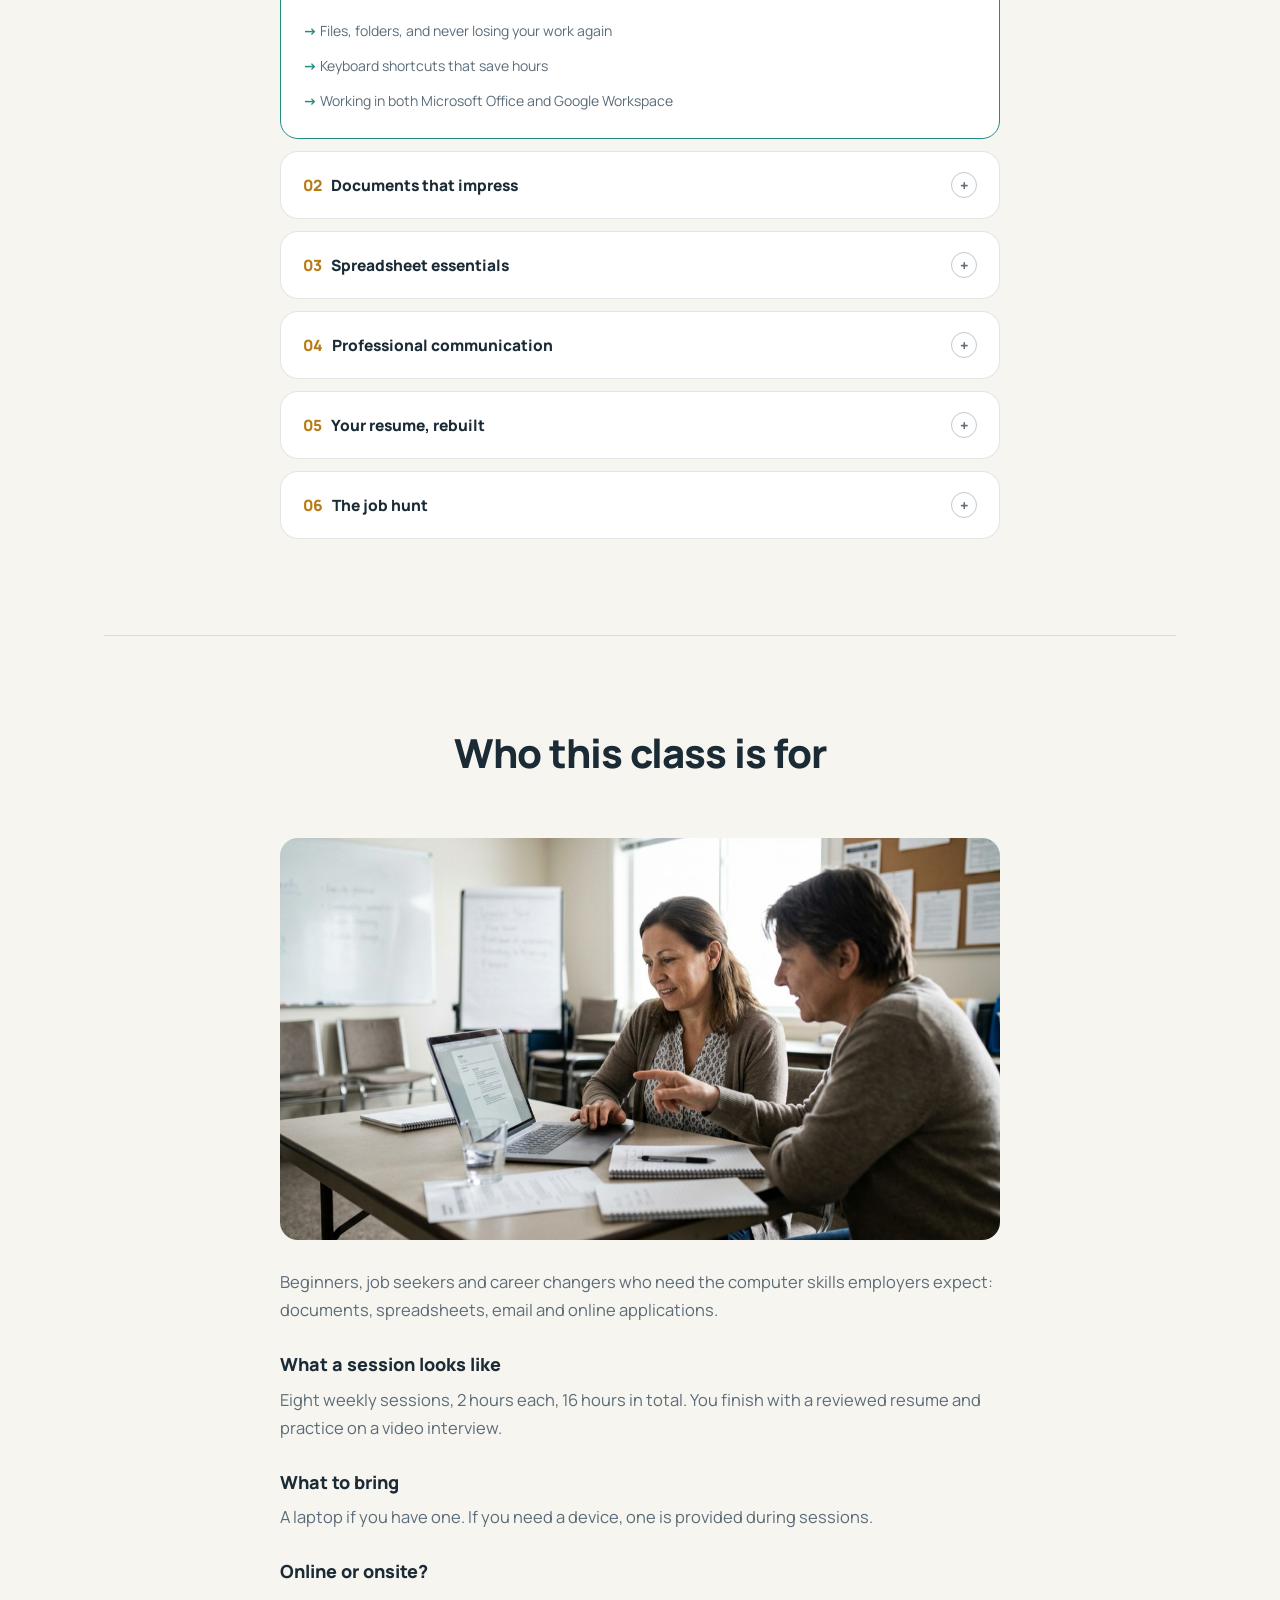
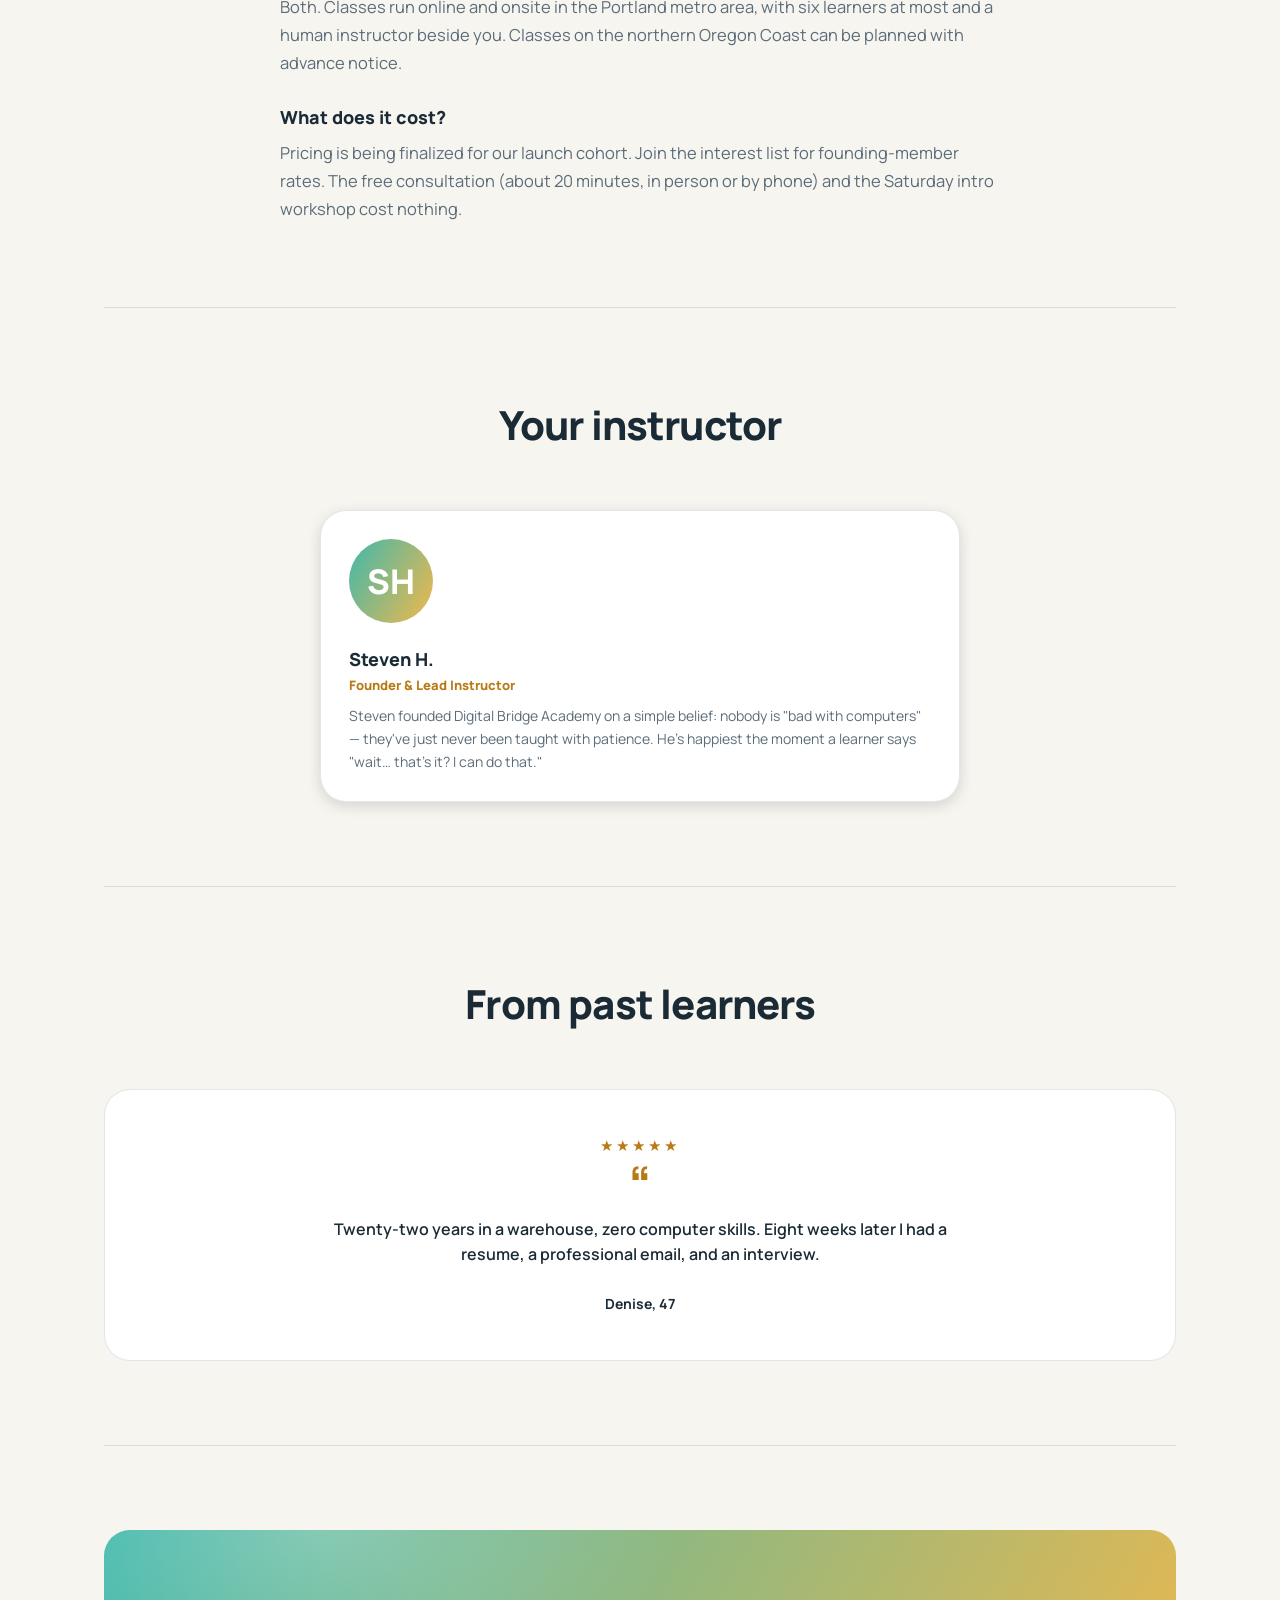
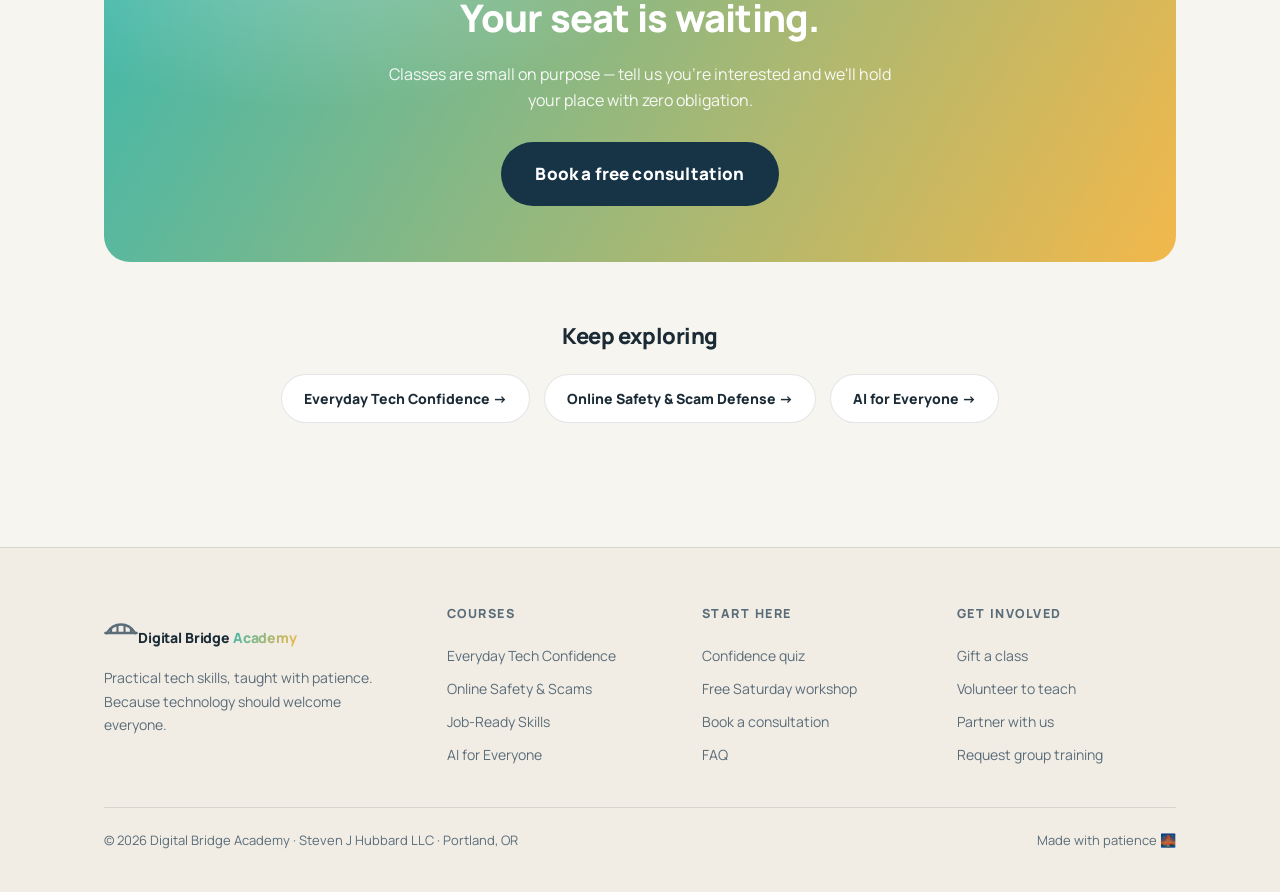
<file: courses/job-ready.html>
<!DOCTYPE html>
<html lang="en">
<head>
<meta charset="UTF-8">
<meta name="viewport" content="width=device-width, initial-scale=1.0">
<title>Job Skills Computer Training Portland | Digital Bridge Academy</title>
<meta name="description" content="Computer skills for job seekers: documents, spreadsheets, email, resumes and online applications. 8 weekly sessions, max 6 learners, online or onsite.">
<meta name="robots" content="index, follow">
<meta name="theme-color" content="#0B141D">
<link rel="canonical" href="https://www.digital-bridge-academy.com/courses/job-ready.html">
<link rel="icon" href="/favicon.svg" type="image/svg+xml">
<script>document.documentElement.classList.add('js')</script>
<meta property="og:type" content="website">
<meta property="og:site_name" content="Digital Bridge Academy">
<meta property="og:title" content="Job-Ready Computer Skills | Digital Bridge Academy">
<meta property="og:description" content="Computer skills for job seekers: documents, spreadsheets, email, resumes and online applications. 8 weekly sessions, max 6 learners, online or onsite.">
<meta property="og:url" content="https://www.digital-bridge-academy.com/courses/job-ready.html">
<meta property="og:image" content="https://www.digital-bridge-academy.com/images/job-ready.jpg">
<meta property="og:image:width" content="1200">
<meta property="og:image:height" content="669">
<meta property="og:image:alt" content="An instructor and a learner reviewing a resume on a laptop in a training room">
<meta property="og:locale" content="en_US">
<meta name="twitter:card" content="summary_large_image">
<meta name="twitter:title" content="Job-Ready Computer Skills | Digital Bridge Academy">
<meta name="twitter:description" content="Computer skills for job seekers: documents, spreadsheets, email, resumes and online applications. 8 weekly sessions, max 6 learners, online or onsite.">
<meta name="twitter:image" content="https://www.digital-bridge-academy.com/images/job-ready.jpg">
<script type="application/ld+json">
{
  "@context": "https://schema.org",
  "@type": "Course",
  "name": "Job-Ready Computer Skills",
  "description": "Computer skills for job seekers: documents, spreadsheets, email, resumes and online applications. 8 weekly sessions, max 6 learners, online or onsite.",
  "image": "https://www.digital-bridge-academy.com/images/job-ready.jpg",
  "provider": {
    "@type": "EducationalOrganization",
    "name": "Digital Bridge Academy",
    "url": "https://www.digital-bridge-academy.com/"
  },
  "url": "https://www.digital-bridge-academy.com/courses/job-ready.html",
  "courseMode": ["online", "onsite"],
  "educationalLevel": "Beginner",
  "timeRequired": "PT16H",
  "inLanguage": "en-US"
}
</script>
<script type="application/ld+json">
{
  "@context": "https://schema.org",
  "@type": "BreadcrumbList",
  "itemListElement": [
    { "@type": "ListItem", "position": 1, "name": "Home", "item": "https://www.digital-bridge-academy.com/" },
    { "@type": "ListItem", "position": 2, "name": "Courses", "item": "https://www.digital-bridge-academy.com/#courses" },
    { "@type": "ListItem", "position": 3, "name": "Job-Ready Computer Skills", "item": "https://www.digital-bridge-academy.com/courses/job-ready.html" }
  ]
}
</script>
<link rel="preconnect" href="https://fonts.googleapis.com">
<link rel="preconnect" href="https://fonts.gstatic.com" crossorigin>
<link rel="stylesheet" href="https://fonts.googleapis.com/css2?family=Manrope:wght@500;600;700;800&display=swap">
<link rel="stylesheet" href="/styles.css">
<style>.grad-text{background:var(--grad-brand); -webkit-background-clip:text; background-clip:text; color:transparent;}</style>
<!-- Google tag (gtag.js) -->
<script async src="https://www.googletagmanager.com/gtag/js?id=G-DJLLZ2NYZN"></script>
<script>window.dataLayer=window.dataLayer||[];function gtag(){dataLayer.push(arguments);}gtag('js',new Date());gtag('config','G-DJLLZ2NYZN');</script>
</head>
<body>
<a class="skip-link" href="#main">Skip to main content</a>
<div class="bg-blobs" aria-hidden="true"></div>
<div class="progress-bar" id="progressBar" aria-hidden="true"></div>

<header class="site-header">
  <div class="wrap header-inner">
    <a href="/" class="logo" aria-label="Digital Bridge Academy home">
      <svg viewBox="0 0 48 48" aria-hidden="true"><path d="M4 34 C14 18, 34 18, 44 34" fill="none" stroke="currentColor" stroke-width="3.5" stroke-linecap="round"/><line x1="10" y1="34" x2="10" y2="27.5" stroke="currentColor" stroke-width="3"/><line x1="19" y1="34" x2="19" y2="23.5" stroke="currentColor" stroke-width="3"/><line x1="29" y1="34" x2="29" y2="23.5" stroke="currentColor" stroke-width="3"/><line x1="38" y1="34" x2="38" y2="27.5" stroke="currentColor" stroke-width="3"/><line x1="2" y1="34" x2="46" y2="34" stroke="currentColor" stroke-width="3.5" stroke-linecap="round"/></svg>
      <span>Digital Bridge <em>Academy</em></span>
    </a>
    <nav class="main-nav" aria-label="Main navigation">
      <a href="/#courses" class="active">Courses</a>
      <a href="/ai.html">AI for Everyone</a>
      <a href="/#quiz">Find Your Track</a>
      <a href="/#contact" class="nav-cta">Book Free Consult</a>
      <button class="theme-toggle" id="themeToggle" aria-label="Toggle color theme">☀️</button>
    </nav>
  </div>
</header>

<main id="main">
<div class="wrap">

  <section class="course-hero">
    <div>
      <span class="badge badge-hot">Track 03 · Job skills</span>
      <h1>Walk in saying <span class='grad-text'>“yes, I can do that.”</span></h1>
      <p class="lede">Documents, spreadsheets, professional email, and online applications — the exact skills employers expect on day one, built with local employers&#x27; real requirements.</p>
      <div class="course-meta" style="margin-bottom:24px;"><span class="meta-chip">🕐 8 weekly sessions</span><span class="meta-chip">⏱️ 2 hours each</span><span class="meta-chip">📶 Beginner friendly</span></div>
      <div class="cta-row">
        <a href="/#contact" class="btn btn-primary btn-lg">Enroll interest — free consult <span class="btn-arrow">→</span></a>
        <a href="#syllabus" class="btn btn-secondary btn-lg">View syllabus</a>
      </div>
    </div>
    <div class="course-hero-art reveal-scale" aria-hidden="true">💼🚀</div>
  </section>

  <section class="section" id="skills">
    <div class="section-head reveal">
      <h2>Skills you'll <span class="grad">actually walk away with</span></h2>
      <p class="sub">Every one is practiced hands-on until it sticks.</p>
    </div>
    <div class="skill-grid">
      <div class="skill-pill reveal" style="--d:.00s"><div><span class="sk-title">Create professional documents</span><span class="sk-desc">Letters, forms, and reports — formatted, saved, and shared properly.</span></div></div>
      <div class="skill-pill reveal" style="--d:.04s"><div><span class="sk-title">Handle spreadsheets confidently</span><span class="sk-desc">Sorting, totals, and simple formulas for real workplace tasks.</span></div></div>
      <div class="skill-pill reveal" style="--d:.08s"><div><span class="sk-title">Write email that gets answered</span><span class="sk-desc">Professional tone, clear asks, and calendar management.</span></div></div>
      <div class="skill-pill reveal" style="--d:.12s"><div><span class="sk-title">Build a resume you&#x27;re proud of</span><span class="sk-desc">Modern, honest, and polished — with AI as your writing partner.</span></div></div>
      <div class="skill-pill reveal" style="--d:.16s"><div><span class="sk-title">Master online applications</span><span class="sk-desc">Uploads, portals, and forms without the frustration.</span></div></div>
      <div class="skill-pill reveal" style="--d:.20s"><div><span class="sk-title">Ace the video interview</span><span class="sk-desc">Camera, sound, lighting, and calm — practiced until natural.</span></div></div>
    </div>
  </section>

  <section class="section" id="syllabus">
    <div class="section-head reveal">
      <h2>Course roadmap</h2>
      <p class="sub"><strong>Click each module</strong> to see what's inside.</p>
    </div>
    <div class="faq-list reveal">
      <div class="module open">
        <button class="module-q"><span><span class="m-num">01</span> Computer foundations</span> <span class="faq-icon">+</span></button>
        <div class="module-a"><ul><li>Files, folders, and never losing your work again</li><li>Keyboard shortcuts that save hours</li><li>Working in both Microsoft Office and Google Workspace</li></ul></div>
      </div>
      <div class="module">
        <button class="module-q"><span><span class="m-num">02</span> Documents that impress</span> <span class="faq-icon">+</span></button>
        <div class="module-a"><ul><li>Formatting, templates, and professional layouts</li><li>Letters, forms, and reports for real jobs</li><li>Sharing, printing, and PDFs</li></ul></div>
      </div>
      <div class="module">
        <button class="module-q"><span><span class="m-num">03</span> Spreadsheet essentials</span> <span class="faq-icon">+</span></button>
        <div class="module-a"><ul><li>Rows, columns, sorting, and filtering</li><li>Totals and simple formulas — no fear</li><li>Real workplace scenarios, practiced</li></ul></div>
      </div>
      <div class="module">
        <button class="module-q"><span><span class="m-num">04</span> Professional communication</span> <span class="faq-icon">+</span></button>
        <div class="module-a"><ul><li>Email etiquette that gets responses</li><li>Calendars, invites, and scheduling</li><li>Workplace chat tools (Slack &amp; Teams basics)</li></ul></div>
      </div>
      <div class="module">
        <button class="module-q"><span><span class="m-num">05</span> Your resume, rebuilt</span> <span class="faq-icon">+</span></button>
        <div class="module-a"><ul><li>Your experience, translated into employer language</li><li>Using AI as your honest writing partner</li><li>A finished resume, reviewed and polished</li></ul></div>
      </div>
      <div class="module">
        <button class="module-q"><span><span class="m-num">06</span> The job hunt</span> <span class="faq-icon">+</span></button>
        <div class="module-a"><ul><li>Online applications and job boards</li><li>Uploading, portals, and follow-ups</li><li>Video interview practice with real feedback</li></ul></div>
      </div>
    </div>
  </section>

  <section class="section" id="about">
    <div class="section-head reveal">
      <h2>Who this class is for</h2>
    </div>
    <figure class="about-img reveal">
      <img src="/images/job-ready.jpg" alt="An instructor and a learner reviewing a resume on a laptop in a training room" width="1200" height="669" loading="lazy">
    </figure>
    <div class="about reveal">
      <p>Beginners, job seekers and career changers who need the computer skills employers expect: documents, spreadsheets, email and online applications.</p>
      <h3>What a session looks like</h3>
      <p>Eight weekly sessions, 2 hours each, 16 hours in total. You finish with a reviewed resume and practice on a video interview.</p>
      <h3>What to bring</h3>
      <p>A laptop if you have one. If you need a device, one is provided during sessions.</p>
      <h3>Online or onsite?</h3>
      <p>Both. Classes run online and onsite in the Portland metro area, with six learners at most and a human instructor beside you. Classes on the northern Oregon Coast can be planned with advance notice.</p>
      <h3>What does it cost?</h3>
      <p>Pricing is being finalized for our launch cohort. Join the interest list for founding-member rates. The free consultation (about 20 minutes, in person or by phone) and the Saturday intro workshop cost nothing.</p>
    </div>
  </section>

  <section class="section" id="instructor">
    <div class="section-head reveal">
      <h2>Your instructor</h2>
    </div>
    <div class="instructor reveal">
      <div class="avatar" aria-hidden="true">SH</div>
      <div>
        <h3>Steven H.</h3>
        <div class="role">Founder &amp; Lead Instructor</div>
        <p>Steven founded Digital Bridge Academy on a simple belief: nobody is "bad with computers" — they've just never been taught with patience. He's happiest the moment a learner says "wait… that's it? I can do that."</p>
      </div>
    </div>
  </section>

  <section class="section" id="reviews">
    <div class="section-head reveal">
      <h2>From past learners</h2>
    </div>
    <div style="display:flex; gap:22px; flex-wrap:wrap;">
      <figure class="testi reveal" style="flex:1 1 320px;">
        <div class="stars" aria-label="5 stars">★★★★★</div>
        <blockquote style="font-size:16px;">Twenty-two years in a warehouse, zero computer skills. Eight weeks later I had a resume, a professional email, and an interview.</blockquote>
        <figcaption><cite><b>Denise, 47</b></cite></figcaption>
      </figure>
    </div>
  </section>


  <section class="section">
    <div class="cta-band reveal-scale">
      <h2>Your seat is waiting.</h2>
      <p>Classes are small on purpose — tell us you're interested and we'll hold your place with zero obligation.</p>
      <a href="/#contact" class="btn btn-lg">Book a free consultation</a>
    </div>
    <div class="section-head reveal" style="margin:56px auto 20px;">
      <h2 style="font-size:22px;">Keep exploring</h2>
    </div>
    <div class="related reveal">
      <a href="/courses/everyday-tech.html">Everyday Tech Confidence →</a>
      <a href="/courses/online-safety.html">Online Safety &amp; Scam Defense →</a>
      <a href="/ai.html">AI for Everyone →</a>
    </div>
  </section>

</div>
</main>

<footer class="site-footer">
  <div class="wrap">
    <div class="footer-grid">
      <div class="footer-brand">
        <a href="/" class="logo"><svg viewBox="0 0 48 48" aria-hidden="true"><path d="M4 34 C14 18, 34 18, 44 34" fill="none" stroke="currentColor" stroke-width="3.5" stroke-linecap="round"/><line x1="10" y1="34" x2="10" y2="27.5" stroke="currentColor" stroke-width="3"/><line x1="19" y1="34" x2="19" y2="23.5" stroke="currentColor" stroke-width="3"/><line x1="29" y1="34" x2="29" y2="23.5" stroke="currentColor" stroke-width="3"/><line x1="38" y1="34" x2="38" y2="27.5" stroke="currentColor" stroke-width="3"/><line x1="2" y1="34" x2="46" y2="34" stroke="currentColor" stroke-width="3.5" stroke-linecap="round"/></svg><span>Digital Bridge <em>Academy</em></span></a>
        <p>Practical tech skills, taught with patience. Because technology should welcome everyone.</p>
      </div>
      <div>
        <h4>Courses</h4>
        <a href="/courses/everyday-tech.html">Everyday Tech Confidence</a>
        <a href="/courses/online-safety.html">Online Safety &amp; Scams</a>
        <a href="/courses/job-ready.html">Job-Ready Skills</a>
        <a href="/ai.html">AI for Everyone</a>
      </div>
      <div>
        <h4>Start here</h4>
        <a href="/#quiz">Confidence quiz</a>
        <a href="/#workshop">Free Saturday workshop</a>
        <a href="/#contact">Book a consultation</a>
        <a href="/#faq">FAQ</a>
      </div>
      <div>
        <h4>Get involved</h4>
        <a href="/#contact">Gift a class</a>
        <a href="/#contact">Volunteer to teach</a>
        <a href="/#contact">Partner with us</a>
        <a href="/#contact">Request group training</a>
      </div>
    </div>
    <div class="footer-bottom">
      <span>© 2026 Digital Bridge Academy · Steven J Hubbard LLC · Portland, OR</span>
      <span>Made with patience 🌉</span>
    </div>
  </div>
</footer>

<button id="backToTop" aria-label="Back to top">↑</button>
<script src="/main.js" defer></script>
</body>
</html>
</file>
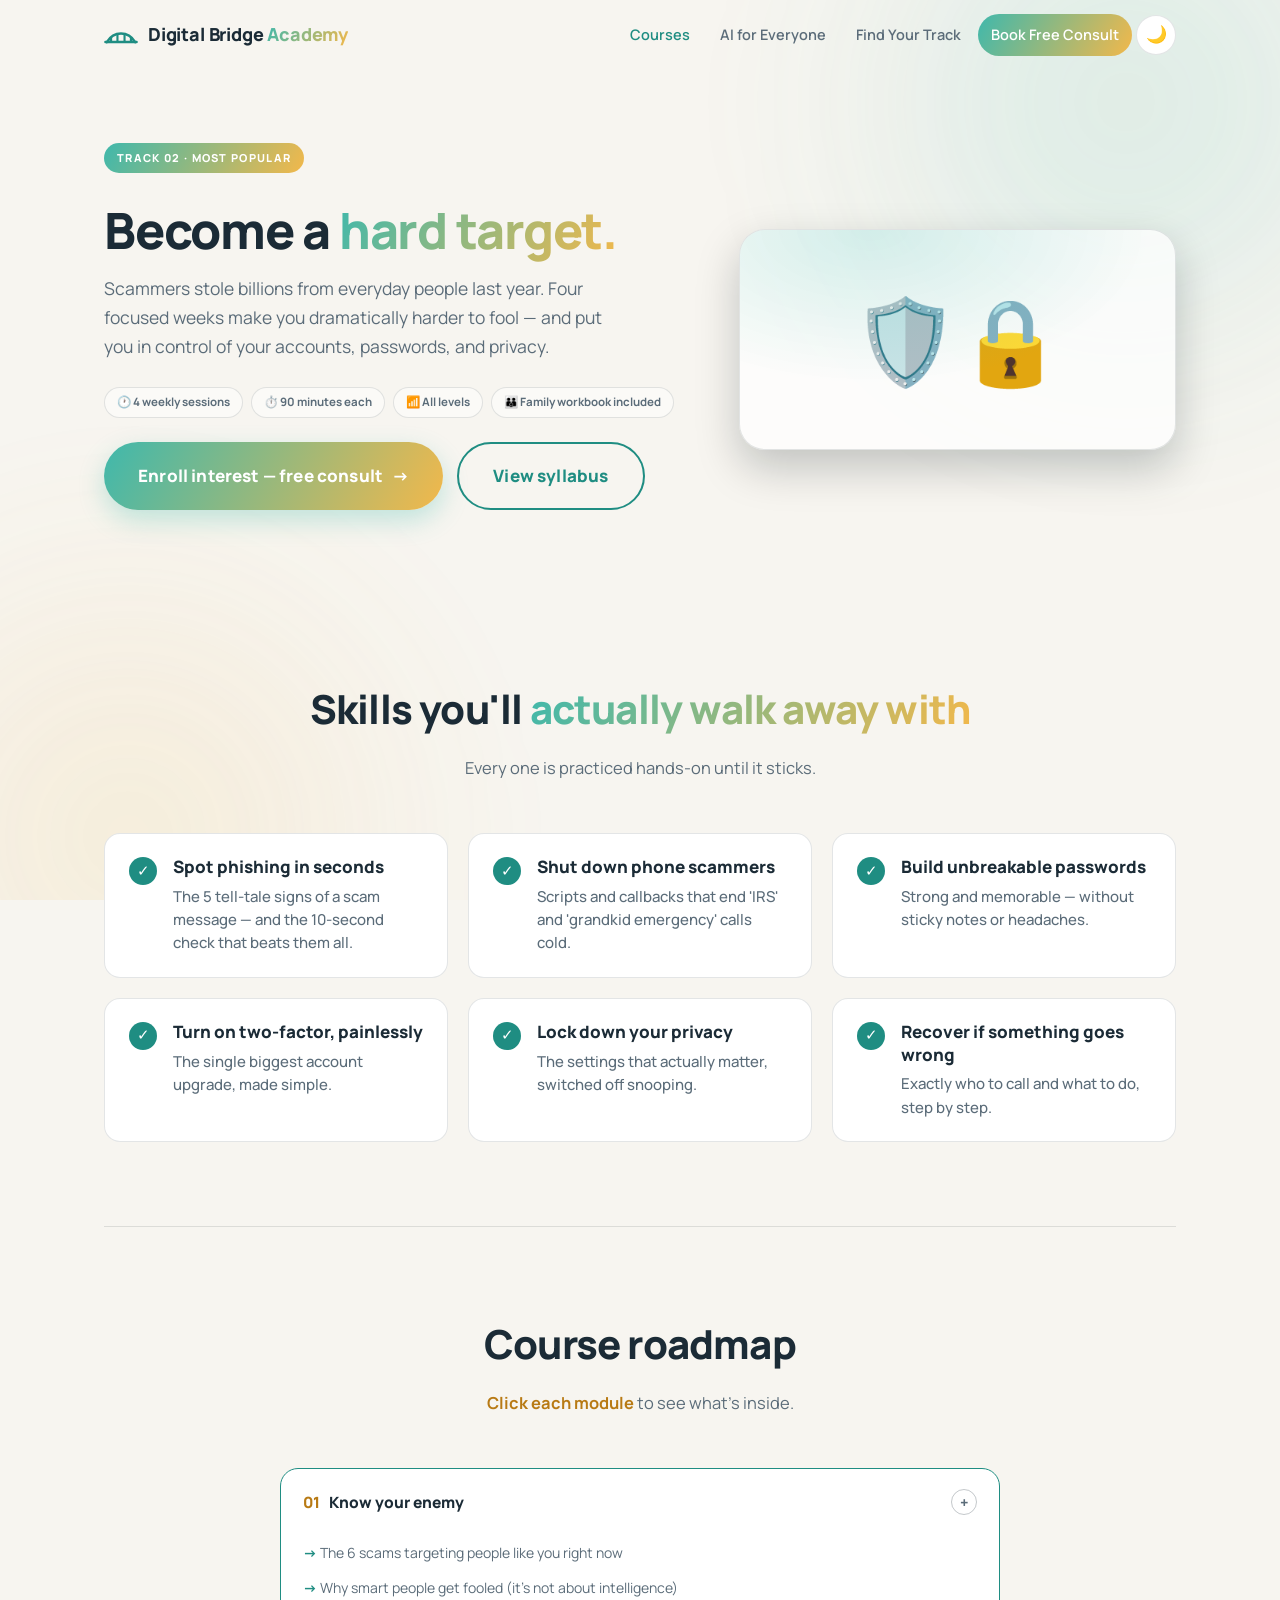
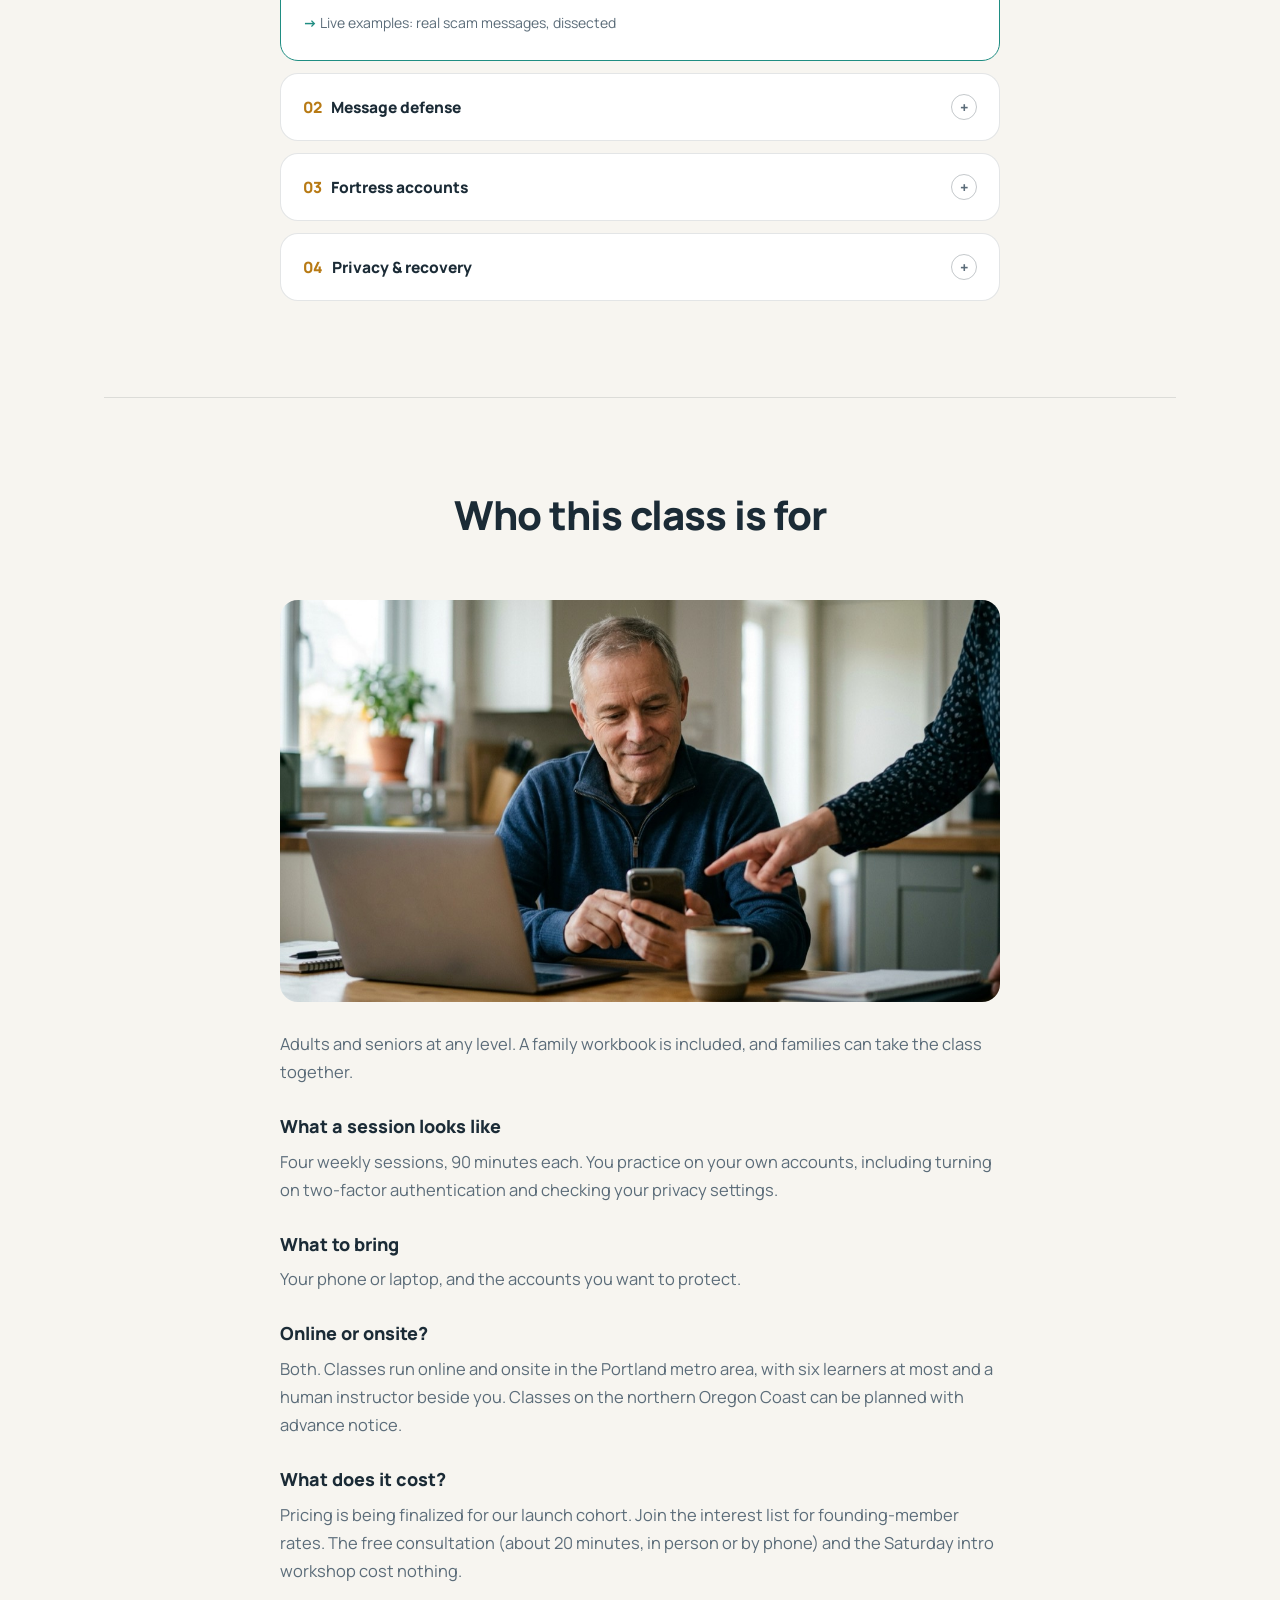
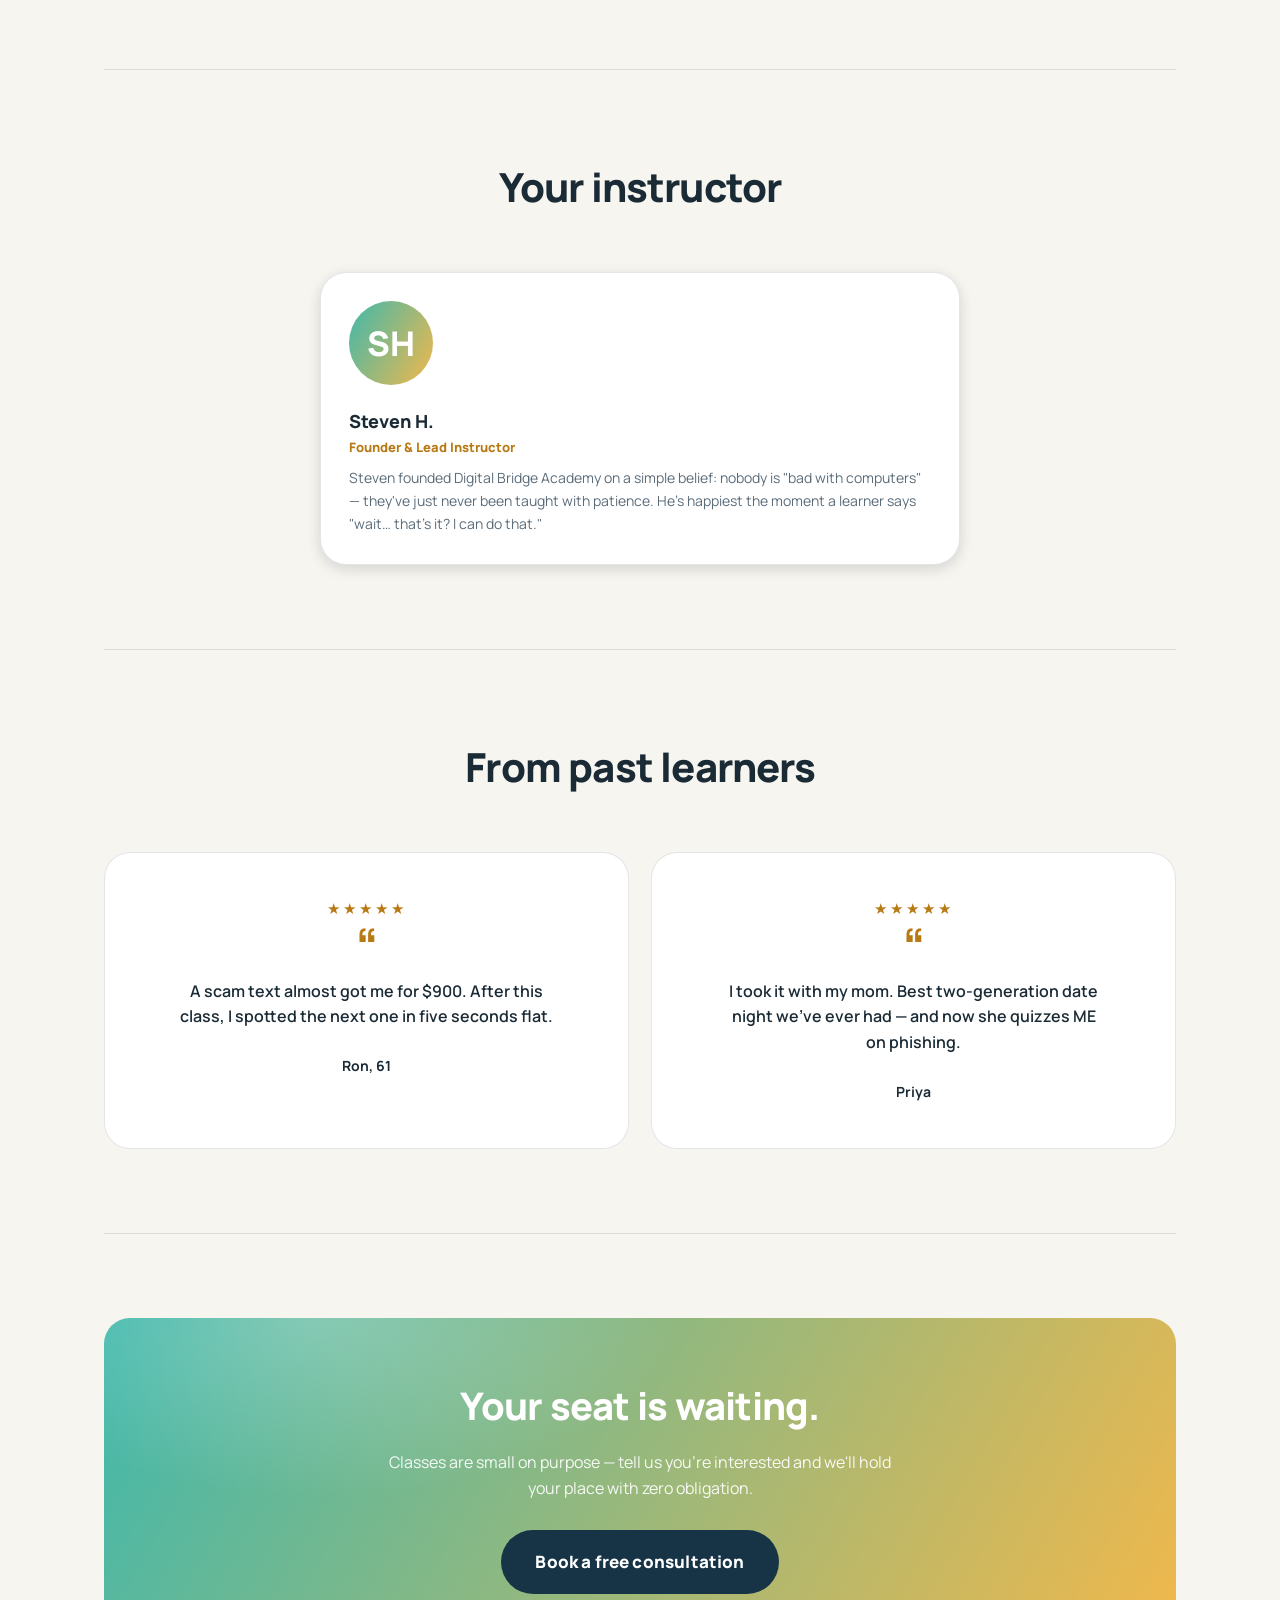
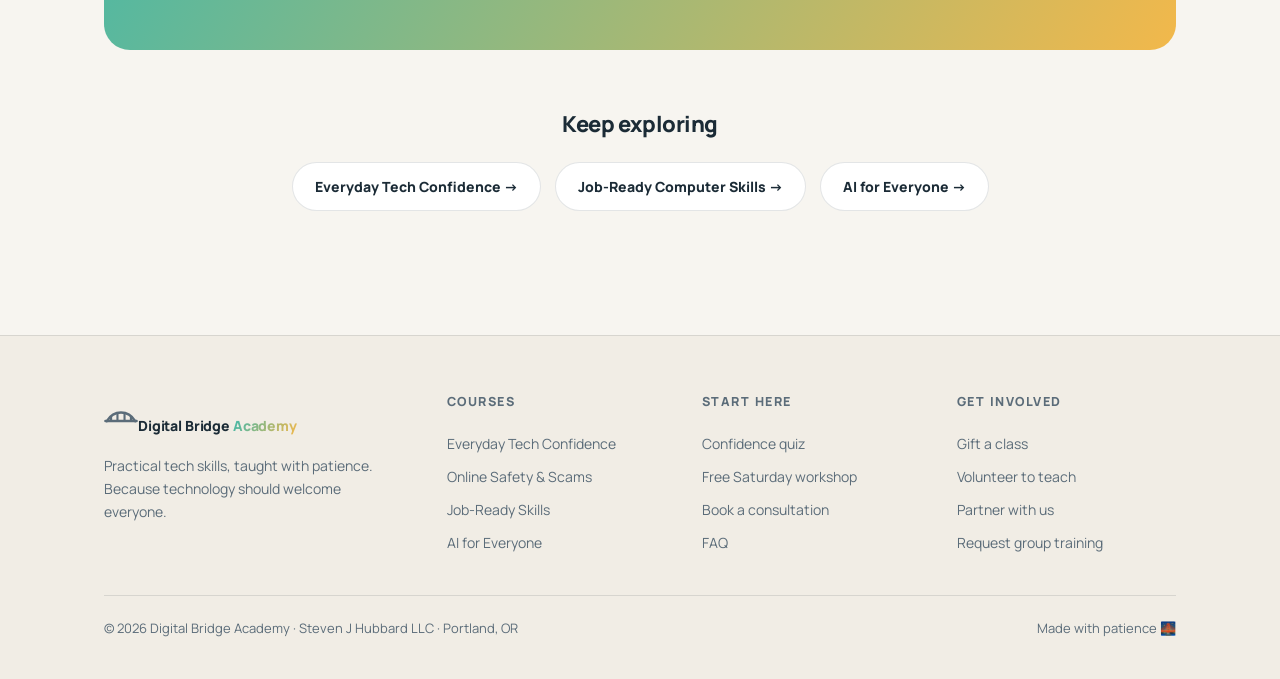
<file: courses/online-safety.html>
<!DOCTYPE html>
<html lang="en">
<head>
<meta charset="UTF-8">
<meta name="viewport" content="width=device-width, initial-scale=1.0">
<title>Scam Prevention Classes for Seniors | Digital Bridge Academy</title>
<meta name="description" content="Learn to spot phishing and phone scams, secure your accounts and protect your privacy. 4 weekly sessions, max 6 learners, online or onsite in Portland.">
<meta name="robots" content="index, follow">
<meta name="theme-color" content="#0B141D">
<link rel="canonical" href="https://www.digital-bridge-academy.com/courses/online-safety.html">
<link rel="icon" href="/favicon.svg" type="image/svg+xml">
<script>document.documentElement.classList.add('js')</script>
<meta property="og:type" content="website">
<meta property="og:site_name" content="Digital Bridge Academy">
<meta property="og:title" content="Online Safety &amp; Scam Defense | Digital Bridge Academy">
<meta property="og:description" content="Learn to spot phishing and phone scams, secure your accounts and protect your privacy. 4 weekly sessions, max 6 learners, online or onsite in Portland.">
<meta property="og:url" content="https://www.digital-bridge-academy.com/courses/online-safety.html">
<meta property="og:image" content="https://www.digital-bridge-academy.com/images/online-safety.jpg">
<meta property="og:image:width" content="1200">
<meta property="og:image:height" content="669">
<meta property="og:image:alt" content="A man at a kitchen table smiling at his phone while a helper points to the screen">
<meta property="og:locale" content="en_US">
<meta name="twitter:card" content="summary_large_image">
<meta name="twitter:title" content="Online Safety &amp; Scam Defense | Digital Bridge Academy">
<meta name="twitter:description" content="Learn to spot phishing and phone scams, secure your accounts and protect your privacy. 4 weekly sessions, max 6 learners, online or onsite in Portland.">
<meta name="twitter:image" content="https://www.digital-bridge-academy.com/images/online-safety.jpg">
<script type="application/ld+json">
{
  "@context": "https://schema.org",
  "@type": "Course",
  "name": "Online Safety & Scam Defense",
  "description": "Learn to spot phishing and phone scams, secure your accounts and protect your privacy. 4 weekly sessions, max 6 learners, online or onsite in Portland.",
  "image": "https://www.digital-bridge-academy.com/images/online-safety.jpg",
  "provider": {
    "@type": "EducationalOrganization",
    "name": "Digital Bridge Academy",
    "url": "https://www.digital-bridge-academy.com/"
  },
  "url": "https://www.digital-bridge-academy.com/courses/online-safety.html",
  "courseMode": ["online", "onsite"],
  "educationalLevel": "Beginner",
  "timeRequired": "PT6H",
  "inLanguage": "en-US"
}
</script>
<script type="application/ld+json">
{
  "@context": "https://schema.org",
  "@type": "BreadcrumbList",
  "itemListElement": [
    { "@type": "ListItem", "position": 1, "name": "Home", "item": "https://www.digital-bridge-academy.com/" },
    { "@type": "ListItem", "position": 2, "name": "Courses", "item": "https://www.digital-bridge-academy.com/#courses" },
    { "@type": "ListItem", "position": 3, "name": "Online Safety & Scam Defense", "item": "https://www.digital-bridge-academy.com/courses/online-safety.html" }
  ]
}
</script>
<link rel="preconnect" href="https://fonts.googleapis.com">
<link rel="preconnect" href="https://fonts.gstatic.com" crossorigin>
<link rel="stylesheet" href="https://fonts.googleapis.com/css2?family=Manrope:wght@500;600;700;800&display=swap">
<link rel="stylesheet" href="/styles.css">
<style>.grad-text{background:var(--grad-brand); -webkit-background-clip:text; background-clip:text; color:transparent;}</style>
<!-- Google tag (gtag.js) -->
<script async src="https://www.googletagmanager.com/gtag/js?id=G-DJLLZ2NYZN"></script>
<script>window.dataLayer=window.dataLayer||[];function gtag(){dataLayer.push(arguments);}gtag('js',new Date());gtag('config','G-DJLLZ2NYZN');</script>
</head>
<body>
<a class="skip-link" href="#main">Skip to main content</a>
<div class="bg-blobs" aria-hidden="true"></div>
<div class="progress-bar" id="progressBar" aria-hidden="true"></div>

<header class="site-header">
  <div class="wrap header-inner">
    <a href="/" class="logo" aria-label="Digital Bridge Academy home">
      <svg viewBox="0 0 48 48" aria-hidden="true"><path d="M4 34 C14 18, 34 18, 44 34" fill="none" stroke="currentColor" stroke-width="3.5" stroke-linecap="round"/><line x1="10" y1="34" x2="10" y2="27.5" stroke="currentColor" stroke-width="3"/><line x1="19" y1="34" x2="19" y2="23.5" stroke="currentColor" stroke-width="3"/><line x1="29" y1="34" x2="29" y2="23.5" stroke="currentColor" stroke-width="3"/><line x1="38" y1="34" x2="38" y2="27.5" stroke="currentColor" stroke-width="3"/><line x1="2" y1="34" x2="46" y2="34" stroke="currentColor" stroke-width="3.5" stroke-linecap="round"/></svg>
      <span>Digital Bridge <em>Academy</em></span>
    </a>
    <nav class="main-nav" aria-label="Main navigation">
      <a href="/#courses" class="active">Courses</a>
      <a href="/ai.html">AI for Everyone</a>
      <a href="/#quiz">Find Your Track</a>
      <a href="/#contact" class="nav-cta">Book Free Consult</a>
      <button class="theme-toggle" id="themeToggle" aria-label="Toggle color theme">☀️</button>
    </nav>
  </div>
</header>

<main id="main">
<div class="wrap">

  <section class="course-hero">
    <div>
      <span class="badge badge-hot">Track 02 · Most popular</span>
      <h1>Become a <span class='grad-text'>hard target.</span></h1>
      <p class="lede">Scammers stole billions from everyday people last year. Four focused weeks make you dramatically harder to fool — and put you in control of your accounts, passwords, and privacy.</p>
      <div class="course-meta" style="margin-bottom:24px;"><span class="meta-chip">🕐 4 weekly sessions</span><span class="meta-chip">⏱️ 90 minutes each</span><span class="meta-chip">📶 All levels</span><span class="meta-chip">👪 Family workbook included</span></div>
      <div class="cta-row">
        <a href="/#contact" class="btn btn-primary btn-lg">Enroll interest — free consult <span class="btn-arrow">→</span></a>
        <a href="#syllabus" class="btn btn-secondary btn-lg">View syllabus</a>
      </div>
    </div>
    <div class="course-hero-art reveal-scale" aria-hidden="true">🛡️🔒</div>
  </section>

  <section class="section" id="skills">
    <div class="section-head reveal">
      <h2>Skills you'll <span class="grad">actually walk away with</span></h2>
      <p class="sub">Every one is practiced hands-on until it sticks.</p>
    </div>
    <div class="skill-grid">
      <div class="skill-pill reveal" style="--d:.00s"><div><span class="sk-title">Spot phishing in seconds</span><span class="sk-desc">The 5 tell-tale signs of a scam message — and the 10-second check that beats them all.</span></div></div>
      <div class="skill-pill reveal" style="--d:.04s"><div><span class="sk-title">Shut down phone scammers</span><span class="sk-desc">Scripts and callbacks that end &#x27;IRS&#x27; and &#x27;grandkid emergency&#x27; calls cold.</span></div></div>
      <div class="skill-pill reveal" style="--d:.08s"><div><span class="sk-title">Build unbreakable passwords</span><span class="sk-desc">Strong and memorable — without sticky notes or headaches.</span></div></div>
      <div class="skill-pill reveal" style="--d:.12s"><div><span class="sk-title">Turn on two-factor, painlessly</span><span class="sk-desc">The single biggest account upgrade, made simple.</span></div></div>
      <div class="skill-pill reveal" style="--d:.16s"><div><span class="sk-title">Lock down your privacy</span><span class="sk-desc">The settings that actually matter, switched off snooping.</span></div></div>
      <div class="skill-pill reveal" style="--d:.20s"><div><span class="sk-title">Recover if something goes wrong</span><span class="sk-desc">Exactly who to call and what to do, step by step.</span></div></div>
    </div>
  </section>

  <section class="section" id="syllabus">
    <div class="section-head reveal">
      <h2>Course roadmap</h2>
      <p class="sub"><strong>Click each module</strong> to see what's inside.</p>
    </div>
    <div class="faq-list reveal">
      <div class="module open">
        <button class="module-q"><span><span class="m-num">01</span> Know your enemy</span> <span class="faq-icon">+</span></button>
        <div class="module-a"><ul><li>The 6 scams targeting people like you right now</li><li>Why smart people get fooled (it&#x27;s not about intelligence)</li><li>Live examples: real scam messages, dissected</li></ul></div>
      </div>
      <div class="module">
        <button class="module-q"><span><span class="m-num">02</span> Message defense</span> <span class="faq-icon">+</span></button>
        <div class="module-a"><ul><li>Phishing emails, smishing texts, and fake invoices</li><li>The 10-second verification habit</li><li>Practice drills until spotting is automatic</li></ul></div>
      </div>
      <div class="module">
        <button class="module-q"><span><span class="m-num">03</span> Fortress accounts</span> <span class="faq-icon">+</span></button>
        <div class="module-a"><ul><li>Password managers demystified</li><li>Two-factor authentication on your real accounts</li><li>What to do about old and forgotten accounts</li></ul></div>
      </div>
      <div class="module">
        <button class="module-q"><span><span class="m-num">04</span> Privacy &amp; recovery</span> <span class="faq-icon">+</span></button>
        <div class="module-a"><ul><li>App permissions and privacy settings that matter</li><li>Freezing your credit (it&#x27;s free and easy)</li><li>Your personal &#x27;if something happens&#x27; action card</li></ul></div>
      </div>
    </div>
  </section>

  <section class="section" id="about">
    <div class="section-head reveal">
      <h2>Who this class is for</h2>
    </div>
    <figure class="about-img reveal">
      <img src="/images/online-safety.jpg" alt="A man at a kitchen table smiling at his phone while a helper points to the screen" width="1200" height="669" loading="lazy">
    </figure>
    <div class="about reveal">
      <p>Adults and seniors at any level. A family workbook is included, and families can take the class together.</p>
      <h3>What a session looks like</h3>
      <p>Four weekly sessions, 90 minutes each. You practice on your own accounts, including turning on two-factor authentication and checking your privacy settings.</p>
      <h3>What to bring</h3>
      <p>Your phone or laptop, and the accounts you want to protect.</p>
      <h3>Online or onsite?</h3>
      <p>Both. Classes run online and onsite in the Portland metro area, with six learners at most and a human instructor beside you. Classes on the northern Oregon Coast can be planned with advance notice.</p>
      <h3>What does it cost?</h3>
      <p>Pricing is being finalized for our launch cohort. Join the interest list for founding-member rates. The free consultation (about 20 minutes, in person or by phone) and the Saturday intro workshop cost nothing.</p>
    </div>
  </section>

  <section class="section" id="instructor">
    <div class="section-head reveal">
      <h2>Your instructor</h2>
    </div>
    <div class="instructor reveal">
      <div class="avatar" aria-hidden="true">SH</div>
      <div>
        <h3>Steven H.</h3>
        <div class="role">Founder &amp; Lead Instructor</div>
        <p>Steven founded Digital Bridge Academy on a simple belief: nobody is "bad with computers" — they've just never been taught with patience. He's happiest the moment a learner says "wait… that's it? I can do that."</p>
      </div>
    </div>
  </section>

  <section class="section" id="reviews">
    <div class="section-head reveal">
      <h2>From past learners</h2>
    </div>
    <div style="display:flex; gap:22px; flex-wrap:wrap;">
      <figure class="testi reveal" style="flex:1 1 320px;">
        <div class="stars" aria-label="5 stars">★★★★★</div>
        <blockquote style="font-size:16px;">A scam text almost got me for $900. After this class, I spotted the next one in five seconds flat.</blockquote>
        <figcaption><cite><b>Ron, 61</b></cite></figcaption>
      </figure>
      <figure class="testi reveal" style="flex:1 1 320px;">
        <div class="stars" aria-label="5 stars">★★★★★</div>
        <blockquote style="font-size:16px;">I took it with my mom. Best two-generation date night we&#x27;ve ever had — and now she quizzes ME on phishing.</blockquote>
        <figcaption><cite><b>Priya</b></cite></figcaption>
      </figure>
    </div>
  </section>


  <section class="section">
    <div class="cta-band reveal-scale">
      <h2>Your seat is waiting.</h2>
      <p>Classes are small on purpose — tell us you're interested and we'll hold your place with zero obligation.</p>
      <a href="/#contact" class="btn btn-lg">Book a free consultation</a>
    </div>
    <div class="section-head reveal" style="margin:56px auto 20px;">
      <h2 style="font-size:22px;">Keep exploring</h2>
    </div>
    <div class="related reveal">
      <a href="/courses/everyday-tech.html">Everyday Tech Confidence →</a>
      <a href="/courses/job-ready.html">Job-Ready Computer Skills →</a>
      <a href="/ai.html">AI for Everyone →</a>
    </div>
  </section>

</div>
</main>

<footer class="site-footer">
  <div class="wrap">
    <div class="footer-grid">
      <div class="footer-brand">
        <a href="/" class="logo"><svg viewBox="0 0 48 48" aria-hidden="true"><path d="M4 34 C14 18, 34 18, 44 34" fill="none" stroke="currentColor" stroke-width="3.5" stroke-linecap="round"/><line x1="10" y1="34" x2="10" y2="27.5" stroke="currentColor" stroke-width="3"/><line x1="19" y1="34" x2="19" y2="23.5" stroke="currentColor" stroke-width="3"/><line x1="29" y1="34" x2="29" y2="23.5" stroke="currentColor" stroke-width="3"/><line x1="38" y1="34" x2="38" y2="27.5" stroke="currentColor" stroke-width="3"/><line x1="2" y1="34" x2="46" y2="34" stroke="currentColor" stroke-width="3.5" stroke-linecap="round"/></svg><span>Digital Bridge <em>Academy</em></span></a>
        <p>Practical tech skills, taught with patience. Because technology should welcome everyone.</p>
      </div>
      <div>
        <h4>Courses</h4>
        <a href="/courses/everyday-tech.html">Everyday Tech Confidence</a>
        <a href="/courses/online-safety.html">Online Safety &amp; Scams</a>
        <a href="/courses/job-ready.html">Job-Ready Skills</a>
        <a href="/ai.html">AI for Everyone</a>
      </div>
      <div>
        <h4>Start here</h4>
        <a href="/#quiz">Confidence quiz</a>
        <a href="/#workshop">Free Saturday workshop</a>
        <a href="/#contact">Book a consultation</a>
        <a href="/#faq">FAQ</a>
      </div>
      <div>
        <h4>Get involved</h4>
        <a href="/#contact">Gift a class</a>
        <a href="/#contact">Volunteer to teach</a>
        <a href="/#contact">Partner with us</a>
        <a href="/#contact">Request group training</a>
      </div>
    </div>
    <div class="footer-bottom">
      <span>© 2026 Digital Bridge Academy · Steven J Hubbard LLC · Portland, OR</span>
      <span>Made with patience 🌉</span>
    </div>
  </div>
</footer>

<button id="backToTop" aria-label="Back to top">↑</button>
<script src="/main.js" defer></script>
</body>
</html>
</file>
<file: styles.css>
/* ============================================================
   Digital Bridge Academy — Design System
   Premium, warm, accessible. Light + dark themes.
   ============================================================ */

:root{
  --brand-teal:#3FB8AC;
  --brand-amber:#F2B84B;
  --brand-navy:#1F4E6B;
  --grad-brand:linear-gradient(120deg, var(--brand-teal), var(--brand-amber));
  --radius:18px;
  --radius-lg:26px;
  --shadow-1:0 4px 14px rgba(6,16,24,.14);
  --shadow-2:0 18px 44px rgba(6,16,24,.22);
  --shadow-3:0 34px 80px rgba(6,16,24,.32);
  --ease-spring:cubic-bezier(.34,1.4,.4,1);
  --ease-out:cubic-bezier(.16,.84,.32,1);
}

/* ---------- Themes ---------- */
:root, [data-theme="dark"]{
  --bg:#0B141D;
  --bg-2:#0F1B26;
  --surface:#141F2B;
  --surface-2:#1A2836;
  --glass:rgba(20,31,43,.66);
  --glass-strong:rgba(20,31,43,.92);
  --text:#EAF0F5;
  --muted:#97A9B8;
  --line:rgba(151,169,184,.16);
  --line-strong:rgba(151,169,184,.30);
  --teal:#4CC4B8;
  --amber:#F6C15E;
  --on-accent:#0D1A24;
  --hero-glow-1:rgba(63,184,172,.16);
  --hero-glow-2:rgba(242,184,75,.10);
  --shadow-color:rgba(0,0,0,.5);
}
[data-theme="light"]{
  --bg:#F7F5F0;
  --bg-2:#F1EDE5;
  --surface:#FFFFFF;
  --surface-2:#FBFAF7;
  --glass:rgba(255,255,255,.72);
  --glass-strong:rgba(255,255,255,.95);
  --text:#1B2B36;
  --muted:#5B6C79;
  --line:rgba(27,43,54,.12);
  --line-strong:rgba(27,43,54,.26);
  --teal:#1F8D82;
  --amber:#B87A14;
  --on-accent:#FFFFFF;
  --hero-glow-1:rgba(63,184,172,.22);
  --hero-glow-2:rgba(242,184,75,.20);
  --shadow-color:rgba(31,78,107,.18);
}

/* ---------- Base ---------- */
*{margin:0; padding:0; box-sizing:border-box;}
html{scroll-behavior:smooth; scroll-padding-top:90px;}
body{
  font-family:'Manrope', 'Segoe UI', Helvetica, Arial, sans-serif;
  background:var(--bg); color:var(--text); line-height:1.65;
  -webkit-font-smoothing:antialiased; text-rendering:optimizeLegibility;
  transition:background .35s ease, color .35s ease;
  overflow-x:hidden;
}
.wrap{max-width:1120px; margin:0 auto; padding:0 24px;}
::selection{background:rgba(63,184,172,.35);}
a{color:var(--teal);}
img, svg{max-width:100%;}
:focus-visible{outline:3px solid var(--teal); outline-offset:3px; border-radius:6px;}
.skip-link{position:absolute; left:-9999px; top:0; background:var(--surface); color:var(--text); padding:12px 18px; border-radius:0 0 12px 0; z-index:200;}
.skip-link:focus{left:0;}

/* Ambient background blobs */
.bg-blobs{position:fixed; inset:0; z-index:-1; overflow:hidden; pointer-events:none;}
.bg-blobs::before, .bg-blobs::after{
  content:''; position:absolute; width:60vw; height:60vw; border-radius:50%;
  filter:blur(90px); opacity:.8;
}
.bg-blobs::before{background:radial-gradient(circle, var(--hero-glow-1), transparent 65%); top:-22vw; right:-18vw; animation:blob-a 26s ease-in-out infinite alternate;}
.bg-blobs::after{background:radial-gradient(circle, var(--hero-glow-2), transparent 65%); bottom:-25vw; left:-20vw; animation:blob-b 32s ease-in-out infinite alternate;}
@keyframes blob-a{from{transform:translate(0,0) scale(1);} to{transform:translate(-6vw,8vh) scale(1.15);}}
@keyframes blob-b{from{transform:translate(0,0) scale(1.1);} to{transform:translate(7vw,-6vh) scale(.95);}}

/* ---------- Progress bar ---------- */
.progress-bar{position:fixed; top:0; left:0; height:3px; width:0; background:var(--grad-brand); z-index:120; border-radius:0 3px 3px 0;}

/* ---------- Header ---------- */
.site-header{position:sticky; top:0; z-index:100; background:transparent; transition:background .3s, box-shadow .3s, border-color .3s; border-bottom:1px solid transparent;}
.site-header.scrolled{background:var(--glass); backdrop-filter:blur(14px); -webkit-backdrop-filter:blur(14px); border-bottom-color:var(--line); box-shadow:0 10px 30px var(--shadow-color);}
.header-inner{display:flex; align-items:center; justify-content:space-between; padding:14px 24px; gap:12px; flex-wrap:wrap;}
.logo{display:flex; align-items:center; gap:10px; text-decoration:none; color:var(--teal); font-weight:800; font-size:18px; letter-spacing:-.01em;}
.logo svg{width:34px; height:34px; transition:transform .45s var(--ease-spring);}
.logo:hover svg{transform:translateY(-3px) rotate(-5deg);}
.logo span{color:var(--text);}
.logo em{font-style:normal; background:var(--grad-brand); -webkit-background-clip:text; background-clip:text; color:transparent;}
nav.main-nav{display:flex; gap:4px; align-items:center; flex-wrap:wrap;}
nav.main-nav a{text-decoration:none; color:var(--muted); font-size:14.5px; font-weight:600; padding:9px 13px; border-radius:999px; transition:color .2s, background .2s;}
nav.main-nav a:hover{color:var(--text); background:rgba(127,127,127,.12);}
nav.main-nav a.active{color:var(--teal);}
.nav-cta{background:var(--grad-brand); color:var(--on-accent) !important; font-weight:800;}
.nav-cta:hover{filter:brightness(1.08); background:var(--grad-brand) !important;}
.theme-toggle{width:40px; height:40px; border-radius:50%; border:1px solid var(--line); background:var(--surface); color:var(--text); cursor:pointer; font-size:17px; display:flex; align-items:center; justify-content:center; transition:transform .3s var(--ease-spring), background .2s;}
.theme-toggle:hover{transform:rotate(18deg) scale(1.08);}

/* ---------- Buttons ---------- */
.btn{position:relative; overflow:hidden; display:inline-flex; align-items:center; justify-content:center; gap:9px; padding:15px 28px; border-radius:999px; text-decoration:none; font-size:15.5px; font-weight:800; font-family:inherit; border:none; cursor:pointer; transition:transform .22s var(--ease-out), box-shadow .22s, filter .2s; letter-spacing:.01em;}
.btn::after{content:''; position:absolute; top:0; left:-80%; width:50%; height:100%; background:linear-gradient(105deg, transparent, rgba(255,255,255,.4), transparent); transform:skewX(-20deg); transition:left .6s ease;}
.btn:hover::after{left:135%;}
.btn-primary{background:var(--grad-brand); color:var(--on-accent); box-shadow:0 10px 26px rgba(63,184,172,.3);}
.btn-primary:hover{transform:translateY(-3px); box-shadow:0 16px 36px rgba(63,184,172,.4);}
.btn-arrow{display:inline-block; transition:transform .25s ease;}
.btn:hover .btn-arrow{transform:translateX(5px);}
.btn-secondary{background:transparent; color:var(--teal); border:2px solid var(--teal);}
.btn-secondary:hover{background:rgba(63,184,172,.1); transform:translateY(-3px);}
.btn-ghost{background:transparent; color:var(--muted); border:2px solid var(--line-strong);}
.btn-ghost:hover{color:var(--text); border-color:var(--muted);}
.btn-lg{padding:18px 34px; font-size:17px;}
.btn-sm{padding:10px 20px; font-size:13.5px;}

/* ---------- Tooltips ---------- */
[data-tip]{position:relative;}
[data-tip]::before{content:''; position:absolute; bottom:calc(100% + 3px); left:50%; transform:translateX(-50%); border:6px solid transparent; border-top-color:var(--glass-strong); display:none; pointer-events:none; z-index:70;}
[data-tip]::after{content:attr(data-tip); position:absolute; bottom:calc(100% + 14px); left:50%; transform:translateX(-50%); background:var(--glass-strong); backdrop-filter:blur(10px); color:var(--text); padding:10px 14px; border-radius:12px; font-size:12.5px; font-weight:500; font-style:normal; line-height:1.5; width:max-content; max-width:240px; text-align:left; display:none; pointer-events:none; border:1px solid var(--line); box-shadow:var(--shadow-2); z-index:70; white-space:normal;}
[data-tip]:hover::after, [data-tip]:focus-visible::after{display:block; animation:tip-in .22s ease;}
[data-tip]:hover::before, [data-tip]:focus-visible::before{display:block; animation:tip-in .22s ease;}
@keyframes tip-in{from{opacity:0; translate:0 6px;} to{opacity:1; translate:0 0;}}
.term{border-bottom:2px dotted var(--teal); cursor:help; font-weight:600;}

/* ---------- Reveal ---------- */
.js .reveal{opacity:0; transform:translateY(28px); transition:opacity .75s ease var(--d,0s), transform .75s var(--ease-out) var(--d,0s);}
.js .reveal.in-view{opacity:1; transform:none;}
.js .reveal-scale{opacity:0; transform:scale(.92); transition:opacity .7s ease var(--d,0s), transform .7s var(--ease-spring) var(--d,0s);}
.js .reveal-scale.in-view{opacity:1; transform:none;}

/* ---------- Hero ---------- */
.hero{position:relative; display:grid; grid-template-columns:1.05fr .95fr; gap:44px; align-items:center; padding:84px 0 70px;}
@media(max-width:880px){.hero{grid-template-columns:1fr; padding-top:44px;}}
#particles{position:absolute; inset:0; z-index:-1; opacity:.55;}
.eyebrow{display:inline-flex; align-items:center; gap:8px; color:var(--amber); font-size:12.5px; letter-spacing:.16em; text-transform:uppercase; font-weight:800; margin-bottom:18px; background:var(--surface); border:1px solid var(--line); padding:8px 16px; border-radius:999px; box-shadow:var(--shadow-1);}
.eyebrow .dot{width:8px; height:8px; border-radius:50%; background:var(--teal); animation:pulse-dot 2s ease infinite;}
@keyframes pulse-dot{0%,100%{box-shadow:0 0 0 0 rgba(63,184,172,.5);} 60%{box-shadow:0 0 0 7px rgba(63,184,172,0);}}
.hero h1{font-size:clamp(36px, 5.6vw, 62px); line-height:1.06; letter-spacing:-.03em; font-weight:800; margin-bottom:22px;}
.hero h1 .grad{background:var(--grad-brand); -webkit-background-clip:text; background-clip:text; color:transparent;}
.hero .lede{font-size:19px; color:var(--muted); max-width:520px; margin-bottom:30px;}
.rotator-box{display:inline-block; color:var(--teal); font-weight:800;}
.rotator{display:inline-block; border-bottom:3px solid var(--amber);}
.rotator.swap{animation:rotate-word .5s ease;}
@keyframes rotate-word{from{opacity:0; transform:translateY(10px);} to{opacity:1; transform:none;}}
.cta-row{display:flex; gap:14px; flex-wrap:wrap; margin-bottom:26px;}
.hero .cta-row{margin-bottom:44px;}
.hero-trust{display:flex; gap:14px 24px; flex-wrap:wrap; list-style:none;}
.hero-trust li{font-size:13.5px; color:var(--muted); font-weight:600; cursor:help; display:flex; align-items:center; gap:7px;}
.hero-trust li::before{content:'✓'; color:var(--on-accent); background:var(--teal); width:18px; height:18px; border-radius:50%; display:inline-flex; align-items:center; justify-content:center; font-size:11px; flex-shrink:0;}
/* The tooltip arrow also lives on ::before; keep its position, border and hover animation off the check */
.hero-trust li::before, .hero-trust li:hover::before, .hero-trust li:focus-visible::before{position:static; transform:none; border:0; display:inline-flex; animation:none;}

/* Floating device cards */
.hero-stage{position:relative; min-height:420px;}
@media(max-width:880px){.hero-stage{min-height:360px;}}
.float-card{position:absolute; background:var(--glass); backdrop-filter:blur(12px); -webkit-backdrop-filter:blur(12px); border:1px solid var(--line); border-radius:var(--radius); padding:18px 20px; box-shadow:var(--shadow-2); will-change:transform; transition:box-shadow .3s;}
.float-card:hover{box-shadow:var(--shadow-3);}
.float-card .fc-icon{font-size:26px; display:block; margin-bottom:8px;}
.float-card .fc-title{display:block; font-weight:800; font-size:14.5px;}
.float-card .fc-sub{display:block; margin-top:2px; font-size:12.5px; color:var(--muted);}
.fc-1{top:4%; left:6%; animation:floaty 7s ease-in-out infinite, spotlight 12s linear infinite 0s;}
.fc-2{top:26%; right:2%; animation:floaty 8s ease-in-out infinite 1.2s, spotlight 12s linear infinite 3s;}
.fc-3{bottom:22%; left:0%; animation:floaty 9s ease-in-out infinite 2.1s, spotlight 12s linear infinite 6s;}
.fc-4{bottom:2%; right:0; animation:floaty 7.5s ease-in-out infinite .6s, spotlight 12s linear infinite 9s;}
@keyframes floaty{0%,100%{transform:translateY(0) rotate(-.6deg);} 50%{transform:translateY(-14px) rotate(.6deg);}}
/* each card takes a 3s turn at the front (z-index + a small lift) on a 12s loop; `scale` composes with floaty's transform */
@keyframes spotlight{0%{z-index:1; scale:1; box-shadow:var(--shadow-2);} 4%,24%{z-index:5; scale:1.06; box-shadow:var(--shadow-3);} 30%,100%{z-index:1; scale:1; box-shadow:var(--shadow-2);}}
@media (prefers-reduced-motion:reduce){.float-card{animation:none !important;}}
.hero-orb{position:absolute; top:50%; left:50%; transform:translate(-50%,-50%); width:290px; height:290px; border-radius:50%; background:conic-gradient(from 120deg, var(--brand-teal), var(--brand-amber), var(--brand-navy), var(--brand-teal)); filter:blur(46px); opacity:.34; animation:spin-slow 22s linear infinite;}
@keyframes spin-slow{to{transform:translate(-50%,-50%) rotate(360deg);}}
.hero-bridge{position:absolute; top:50%; left:50%; transform:translate(-50%,-50%); width:74%;}
.bridge-path{stroke-dasharray:520; stroke-dashoffset:520; animation:draw 2.2s ease forwards .4s;}
@keyframes draw{to{stroke-dashoffset:0;}}
.traveler{offset-path:path('M20 210 C120 90, 280 90, 380 210'); animation:travel 8s ease-in-out infinite 2.6s; opacity:0;}
@keyframes travel{0%{offset-distance:0%; opacity:0;} 6%{opacity:1;} 94%{opacity:1;} 100%{offset-distance:100%; opacity:0;}}

/* ---------- Sections ---------- */
.section{padding:84px 0; position:relative;}
.section + .section{border-top:1px solid var(--line);}
.section-head{text-align:center; max-width:680px; margin:0 auto 52px;}
.section-head h2{font-size:clamp(28px,3.6vw,40px); letter-spacing:-.02em; font-weight:800; margin-bottom:12px;}
.section-head h2 .grad{background:var(--grad-brand); -webkit-background-clip:text; background-clip:text; color:transparent;}
.section-head .sub{color:var(--muted); font-size:16.5px;}
.section-head .sub strong{color:var(--amber);}

/* ---------- Stats ---------- */
.stats{display:grid; grid-template-columns:repeat(auto-fit,minmax(150px,1fr)); gap:14px; padding:30px; background:var(--glass); backdrop-filter:blur(12px); border:1px solid var(--line); border-radius:var(--radius-lg); box-shadow:var(--shadow-2); margin-top:-8px;}
.stat{text-align:center; padding:12px 8px; border-radius:14px; transition:background .25s, transform .25s; cursor:help;}
.stat:hover{background:rgba(127,127,127,.08); transform:translateY(-3px);}
.stat-num{font-size:38px; font-weight:800; background:var(--grad-brand); -webkit-background-clip:text; background-clip:text; color:transparent; letter-spacing:-.02em; line-height:1.1;}
.stat-label{font-size:12px; color:var(--muted); text-transform:uppercase; letter-spacing:.1em; margin-top:4px; font-weight:700;}

/* ---------- Audience ---------- */
.aud-grid{display:grid; grid-template-columns:repeat(auto-fit,minmax(160px,1fr)); gap:14px;}
.aud-chip{background:var(--surface); border:1px solid var(--line); border-radius:var(--radius); padding:22px 16px; text-align:center; transition:transform .3s var(--ease-spring), border-color .3s, box-shadow .3s; cursor:help;}
.aud-chip:hover{transform:translateY(-6px) scale(1.03); border-color:var(--teal); box-shadow:var(--shadow-2);}
.aud-chip .a-icon{font-size:28px; display:block; margin-bottom:10px; transition:transform .3s var(--ease-spring);}
.aud-chip:hover .a-icon{transform:scale(1.25);}
.aud-chip .a-name{font-weight:800; font-size:14.5px;}

/* ---------- Cards (courses) ---------- */
.card-grid{display:grid; grid-template-columns:repeat(auto-fit,minmax(280px,1fr)); gap:24px; align-items:start;}
.course-card{position:relative; background:var(--surface); border:1px solid var(--line); border-radius:var(--radius-lg); padding:30px; display:flex; flex-direction:column; transition:transform .3s var(--ease-out), box-shadow .3s, border-color .3s; overflow:hidden;}
.course-card::before{content:''; position:absolute; top:0; left:0; right:0; height:5px; background:var(--grad-brand); opacity:0; transition:opacity .3s;}
.course-card:hover{transform:translateY(-8px); box-shadow:var(--shadow-3); border-color:var(--line-strong);}
.course-card:hover::before{opacity:1;}
.course-card.featured{border-color:var(--amber); background:linear-gradient(175deg, rgba(242,184,75,.07), transparent 45%), var(--surface);}
.course-card.pulse{animation:card-pulse 1.6s ease 2;}
@keyframes card-pulse{0%,100%{box-shadow:0 0 0 0 rgba(242,184,75,0);} 50%{box-shadow:0 0 0 12px rgba(242,184,75,.16); border-color:var(--amber);}}
.badge{display:inline-flex; align-self:flex-start; font-size:11px; letter-spacing:.12em; text-transform:uppercase; font-weight:800; color:var(--teal); background:rgba(63,184,172,.13); border-radius:999px; padding:6px 13px; margin-bottom:16px;}
.badge-hot{color:var(--on-accent); background:var(--grad-brand);}
.course-card h3{font-size:21px; margin-bottom:10px; font-weight:800; letter-spacing:-.01em;}
.course-card > p{font-size:14.5px; color:var(--muted); margin-bottom:16px;}
.course-meta{display:flex; gap:8px; flex-wrap:wrap; margin-bottom:16px;}
.meta-chip{font-size:11.5px; font-weight:700; color:var(--muted); background:var(--surface-2); border:1px solid var(--line); border-radius:999px; padding:5px 12px;}
.course-card ul{list-style:none;}
.course-card li{font-size:13.5px; padding:9px 0; border-top:1px solid var(--line); cursor:help; transition:padding-left .2s, color .2s;}
.course-card li:hover{padding-left:6px; color:var(--amber);}
.course-card li::before{content:'✓ '; color:var(--teal); font-weight:800;}
.card-links{display:flex; gap:10px; margin-top:18px; flex-wrap:wrap;}

/* ---------- Journey timeline ---------- */
.journey{position:relative; max-width:760px; margin:0 auto; padding-left:34px;}
.journey::before{content:''; position:absolute; left:10px; top:6px; bottom:6px; width:3px; background:var(--line-strong); border-radius:2px;}
.j-line{position:absolute; left:10px; top:6px; width:3px; height:0; background:var(--grad-brand); border-radius:2px; transition:height .25s linear;}
.j-step{position:relative; padding:0 0 40px 22px;}
.j-step::before{content:''; position:absolute; left:-31px; top:5px; width:19px; height:19px; border-radius:50%; background:var(--surface); border:3px solid var(--line-strong); transition:border-color .3s, background .3s, transform .3s var(--ease-spring); z-index:2;}
.j-step.lit::before{border-color:var(--teal); background:var(--teal); transform:scale(1.15);}
.j-step h3{font-size:18px; font-weight:800; margin-bottom:6px;}
.j-step p{font-size:14.5px; color:var(--muted); max-width:560px;}
.j-step .j-tag{display:inline-block; font-size:11px; font-weight:800; letter-spacing:.1em; text-transform:uppercase; color:var(--amber); margin-bottom:6px;}

/* ---------- Quiz ---------- */
.quiz-box{background:linear-gradient(160deg, rgba(31,78,107,.32), rgba(63,184,172,.10)), var(--surface); border:1px solid var(--line); border-radius:var(--radius-lg); padding:54px 32px; box-shadow:var(--shadow-3); position:relative; overflow:hidden;}
[data-theme="light"] .quiz-box{background:linear-gradient(160deg, rgba(63,184,172,.12), rgba(242,184,75,.10)), var(--surface);}
.quiz-inner{max-width:600px; margin:0 auto; position:relative;}
.quiz-progress{height:6px; background:var(--line); border-radius:99px; margin-bottom:30px; overflow:hidden;}
.quiz-progress span{display:block; height:100%; width:0; background:var(--grad-brand); border-radius:99px; transition:width .5s var(--ease-out);}
.quiz-step{display:none; animation:quiz-in .45s ease;}
.quiz-step.active{display:block;}
@keyframes quiz-in{from{opacity:0; transform:translateY(16px);} to{opacity:1; transform:none;}}
.quiz-q{font-size:21px; font-weight:800; margin-bottom:20px; text-align:center; letter-spacing:-.01em;}
.quiz-opts{display:flex; flex-direction:column; gap:12px;}
.quiz-opts button{background:var(--surface-2); border:1.5px solid var(--line); color:var(--text); font-family:inherit; font-size:15px; font-weight:600; padding:16px 20px; border-radius:14px; cursor:pointer; text-align:left; transition:border-color .2s, background .2s, transform .2s;}
.quiz-opts button:hover{border-color:var(--amber); background:rgba(242,184,75,.09); transform:translateX(5px);}
.quiz-result{text-align:center;}
.score-ring{width:150px; height:150px; margin:0 auto 18px; position:relative;}
.score-ring svg{transform:rotate(-90deg); display:block;}
.score-ring .ring-bg{stroke:var(--line-strong); fill:none; stroke-width:11;}
.score-ring .ring-val{stroke:url(#scoreGrad); fill:none; stroke-width:11; stroke-linecap:round; stroke-dasharray:408; stroke-dashoffset:408; transition:stroke-dashoffset 1.4s var(--ease-out);}
.score-num{position:absolute; inset:0; display:flex; flex-direction:column; align-items:center; justify-content:center; font-size:36px; font-weight:800; letter-spacing:-.02em;}
.score-num small{font-size:11px; color:var(--muted); font-weight:700; text-transform:uppercase; letter-spacing:.1em;}
.quiz-result-title{font-size:26px; font-weight:800; background:var(--grad-brand); -webkit-background-clip:text; background-clip:text; color:transparent; margin-bottom:10px;}
.quiz-result-text{color:var(--muted); font-size:15.5px; max-width:440px; margin:0 auto 24px;}
.quiz-roadmap{display:flex; gap:10px; justify-content:center; flex-wrap:wrap; margin-bottom:26px;}
.quiz-roadmap span{font-size:12.5px; font-weight:700; background:var(--surface-2); border:1px solid var(--line); border-radius:999px; padding:8px 15px;}
.quiz-roadmap span b{color:var(--teal);}

/* ---------- Testimonials ---------- */
.testi-shell{position:relative; overflow:hidden; border-radius:var(--radius-lg);}
.testi-track{display:flex; transition:transform .6s var(--ease-out);}
.testi{flex:0 0 100%; padding:44px clamp(22px,6vw,70px); background:var(--surface); border:1px solid var(--line); border-radius:var(--radius-lg); text-align:center;}
.testi blockquote{font-size:clamp(17px,2.2vw,21px); line-height:1.6; font-weight:600; max-width:640px; margin:0 auto 22px; position:relative;}
.testi blockquote::before{content:'“'; display:block; font-size:56px; line-height:.6; color:var(--amber); margin-bottom:14px;}
.testi cite{font-style:normal; font-size:14px; color:var(--muted); font-weight:700;}
.testi cite b{color:var(--text);}
.testi .stars{color:var(--amber); letter-spacing:3px; margin-bottom:10px; font-size:15px;}
.testi-nav{display:flex; gap:12px; justify-content:center; align-items:center; margin-top:22px;}
.testi-dot{width:9px; height:9px; border-radius:50%; background:var(--line-strong); border:none; cursor:pointer; padding:0; transition:.3s;}
.testi-dot.active{background:var(--amber); transform:scale(1.35);}
.testi-arrow{width:42px; height:42px; border-radius:50%; border:1px solid var(--line); background:var(--surface); color:var(--text); cursor:pointer; font-size:17px; transition:.25s;}
.testi-arrow:hover{border-color:var(--teal); color:var(--teal); transform:scale(1.08);}

/* ---------- AI section ---------- */
.ai-band{background:linear-gradient(135deg, rgba(31,78,107,.5), rgba(63,184,172,.14)); border:1px solid var(--line); border-radius:var(--radius-lg); padding:50px clamp(24px,5vw,60px); position:relative; overflow:hidden;}
[data-theme="light"] .ai-band{background:linear-gradient(135deg, rgba(31,78,107,.10), rgba(63,184,172,.12));}
.ai-band .grid2{display:grid; grid-template-columns:1.1fr .9fr; gap:44px; align-items:center;}
@media(max-width:880px){.ai-band .grid2{grid-template-columns:1fr;}}
.tab-btns{display:flex; gap:8px; flex-wrap:wrap; margin-bottom:20px;}
.tab-btns button{font-family:inherit; font-size:13px; font-weight:800; padding:9px 17px; border-radius:999px; border:1.5px solid var(--line); background:var(--surface); color:var(--muted); cursor:pointer; transition:.2s;}
.tab-btns button:hover{color:var(--text); border-color:var(--muted);}
.tab-btns button.active{background:var(--grad-brand); color:var(--on-accent); border-color:transparent;}
.tab-panel{display:none; animation:quiz-in .4s ease;}
.tab-panel.active{display:block;}
.chat-demo{background:var(--surface); border:1px solid var(--line); border-radius:var(--radius); padding:22px; box-shadow:var(--shadow-2);}
.chat-line{margin-bottom:14px; font-size:14px;}
.chat-line:last-child{margin-bottom:0;}
.chat-line .who{font-size:11px; font-weight:800; text-transform:uppercase; letter-spacing:.1em; color:var(--muted); display:block; margin-bottom:5px;}
.chat-line.user p{background:rgba(63,184,172,.12); border:1px solid rgba(63,184,172,.3); padding:12px 15px; border-radius:14px 14px 14px 4px; display:inline-block;}
.chat-line.ai p{background:var(--surface-2); border:1px solid var(--line); padding:12px 15px; border-radius:14px 14px 4px 14px;}

/* ---------- Before / After ---------- */
.ba{background:var(--surface); border:1px solid var(--line); border-radius:var(--radius); padding:24px; box-shadow:var(--shadow-1);}
.ba-toggle{display:inline-flex; background:var(--surface-2); border:1px solid var(--line); border-radius:999px; padding:4px; margin-bottom:16px;}
.ba-toggle button{font-family:inherit; font-size:12.5px; font-weight:800; padding:8px 18px; border-radius:999px; border:none; background:transparent; color:var(--muted); cursor:pointer; transition:.25s;}
.ba-toggle button.active{background:var(--grad-brand); color:var(--on-accent);}
.ba-pane{display:none; font-size:14px; color:var(--muted); white-space:pre-line;}
.ba-pane.active{display:block; animation:quiz-in .35s ease;}
.ba-pane strong{color:var(--text);}

/* ---------- FAQ ---------- */
.faq-list{max-width:720px; margin:0 auto;}
.faq-item{border:1px solid var(--line); border-radius:var(--radius); margin-bottom:12px; background:var(--surface); overflow:hidden; transition:border-color .25s, box-shadow .25s;}
.faq-item.open{border-color:var(--teal); box-shadow:var(--shadow-1);}
.faq-q{width:100%; text-align:left; background:none; border:none; padding:20px 22px; font-size:15.5px; font-weight:800; color:var(--text); cursor:pointer; display:flex; justify-content:space-between; align-items:center; gap:16px; font-family:inherit; transition:color .2s;}
.faq-q:hover{color:var(--teal);}
.faq-icon{flex-shrink:0; width:26px; height:26px; border-radius:50%; border:1.5px solid var(--line-strong); display:flex; align-items:center; justify-content:center; font-size:15px; color:var(--muted); transition:transform .35s var(--ease-spring), background .25s, color .25s, border-color .25s;}
.faq-item.open .faq-icon{transform:rotate(45deg); background:var(--grad-brand); color:var(--on-accent); border-color:transparent;}
.faq-a{max-height:0; overflow:hidden; transition:max-height .45s var(--ease-out);}
.faq-item.open .faq-a{max-height:260px;}
.faq-a p{font-size:14.5px; color:var(--muted); padding:0 22px 20px; max-width:640px;}

/* ---------- Workshop countdown ---------- */
.countdown{display:flex; gap:12px; justify-content:center; flex-wrap:wrap;}
.cd-cell{background:var(--surface); border:1px solid var(--line); border-radius:var(--radius); padding:16px 18px; min-width:86px; text-align:center; box-shadow:var(--shadow-1);}
.cd-num{font-size:30px; font-weight:800; background:var(--grad-brand); -webkit-background-clip:text; background-clip:text; color:transparent; font-variant-numeric:tabular-nums;}
.cd-label{font-size:10.5px; color:var(--muted); font-weight:800; text-transform:uppercase; letter-spacing:.12em; margin-top:2px;}

/* ---------- CTA band ---------- */
.cta-band{background:var(--grad-brand); border-radius:var(--radius-lg); padding:56px clamp(24px,5vw,64px); text-align:center; color:var(--on-accent); position:relative; overflow:hidden;}
.cta-band::before{content:''; position:absolute; inset:0; background:radial-gradient(600px 300px at 20% 0%, rgba(255,255,255,.25), transparent 60%);}
.cta-band h2{font-size:clamp(26px,3.4vw,38px); font-weight:800; letter-spacing:-.02em; margin-bottom:12px; position:relative;}
.cta-band p{font-size:16px; opacity:.92; max-width:520px; margin:0 auto 28px; position:relative;}
.cta-band .btn{background:#10202C; color:#fff; position:relative;}
[data-theme="light"] .cta-band .btn{background:#173447;}
.cta-band .btn:hover{transform:translateY(-3px); filter:brightness(1.15);}

/* ---------- Contact ---------- */
.contact-grid{display:grid; grid-template-columns:1fr 1fr; gap:48px;}
@media(max-width:880px){.contact-grid{grid-template-columns:1fr;}}
.contact h2{font-size:32px; font-weight:800; margin-bottom:12px; letter-spacing:-.02em;}
.contact p{color:var(--muted); font-size:15.5px; margin-bottom:8px; max-width:440px;}
.detail{font-size:14.5px; margin-top:22px; display:inline-block; margin-right:26px;}
.detail strong{display:block; color:var(--teal); margin-bottom:2px; font-weight:800;}
form{display:flex; flex-direction:column; gap:15px;}
label{font-size:12px; text-transform:uppercase; letter-spacing:.08em; color:var(--muted); margin-bottom:7px; display:block; font-weight:800;}
input, textarea, select{width:100%; padding:14px 16px; border-radius:13px; border:1.5px solid var(--line); background:var(--surface); color:var(--text); font-family:inherit; font-size:14.5px; transition:border-color .2s, box-shadow .2s;}
input::placeholder, textarea::placeholder{color:var(--muted); opacity:.7;}
input:focus, textarea:focus, select:focus{outline:none; border-color:var(--teal); box-shadow:0 0 0 4px rgba(63,184,172,.16);}
textarea{resize:vertical; min-height:130px;}
.form-msg{font-size:14.5px; color:var(--teal); display:none; font-weight:700;}
.form-msg.show{display:block; animation:quiz-in .4s ease;}
form .btn{align-self:flex-start;}
.newsletter-row{display:flex; gap:10px; max-width:460px; margin:0 auto;}
.newsletter-row input{flex:1;}
@media(max-width:560px){.newsletter-row{flex-direction:column;}}

/* ---------- Footer ---------- */
.site-footer{border-top:1px solid var(--line); margin-top:40px; padding:56px 0 40px; background:var(--bg-2);}
.footer-grid{display:grid; grid-template-columns:1.4fr 1fr 1fr 1fr; gap:36px; margin-bottom:36px;}
@media(max-width:880px){.footer-grid{grid-template-columns:1fr 1fr;}}
@media(max-width:560px){.footer-grid{grid-template-columns:1fr;}}
.site-footer h4{font-size:12.5px; text-transform:uppercase; letter-spacing:.12em; color:var(--muted); margin-bottom:14px; font-weight:800;}
.site-footer a{display:block; color:var(--muted); text-decoration:none; font-size:14px; padding:5px 0; transition:color .2s, padding-left .2s;}
.site-footer a:hover{color:var(--teal); padding-left:4px;}
.footer-brand p{color:var(--muted); font-size:14px; max-width:280px; margin-top:12px;}
.footer-bottom{border-top:1px solid var(--line); padding-top:22px; display:flex; justify-content:space-between; gap:12px; flex-wrap:wrap; color:var(--muted); font-size:13px;}

/* ---------- Course pages ---------- */
.course-hero{padding:72px 0 56px; display:grid; grid-template-columns:1.15fr .85fr; gap:44px; align-items:center;}
@media(max-width:880px){.course-hero{grid-template-columns:1fr;}}
.course-hero h1{font-size:clamp(32px,4.6vw,50px); font-weight:800; letter-spacing:-.025em; line-height:1.1; margin:14px 0 16px;}
.course-hero .lede{font-size:17.5px; color:var(--muted); max-width:520px; margin-bottom:26px;}
.course-hero-art{background:var(--glass); border:1px solid var(--line); border-radius:var(--radius-lg); padding:40px; text-align:center; font-size:84px; box-shadow:var(--shadow-2); position:relative; overflow:hidden;}
.course-hero-art::before{content:''; position:absolute; inset:0; background:radial-gradient(400px 220px at 30% 0%, var(--hero-glow-1), transparent 70%);}
.skill-grid{display:grid; grid-template-columns:repeat(auto-fit,minmax(min(100%,300px),1fr)); gap:20px;}
.skill-pill{background:var(--surface); border:1px solid var(--line); border-radius:16px; padding:22px 24px; display:flex; gap:16px; align-items:flex-start; transition:transform .25s, border-color .25s;}
.skill-pill .sk-title{display:block; font-size:17px; font-weight:800; line-height:1.35;}
.skill-pill .sk-desc{display:block; margin-top:6px; font-size:15px; font-weight:500; line-height:1.55; color:var(--muted);}
.skill-pill:hover{transform:translateY(-3px); border-color:var(--teal);}
.skill-pill::before{content:'✓'; color:var(--on-accent); background:var(--teal); width:28px; height:28px; border-radius:50%; display:inline-flex; align-items:center; justify-content:center; font-size:15px; flex-shrink:0; margin-top:1px;}
.module{border:1px solid var(--line); border-radius:var(--radius); margin-bottom:12px; background:var(--surface); overflow:hidden; transition:border-color .25s;}
.module.open{border-color:var(--teal);}
.module-q{width:100%; text-align:left; background:none; border:none; padding:20px 22px; font-size:15.5px; font-weight:800; color:var(--text); cursor:pointer; display:flex; justify-content:space-between; align-items:center; gap:16px; font-family:inherit;}
.module-q .m-num{color:var(--amber); margin-right:6px;}
.module-a{max-height:0; overflow:hidden; transition:max-height .45s var(--ease-out);}
.module.open .module-a{max-height:300px;}
.module-a ul{list-style:none; padding:0 22px 20px;}
.module-a li{font-size:14px; color:var(--muted); padding:6px 0;}
.module-a li::before{content:'→ '; color:var(--teal); font-weight:800;}
.instructor{display:flex; gap:22px; align-items:center; background:var(--surface); border:1px solid var(--line); border-radius:var(--radius-lg); padding:28px; max-width:640px; margin:0 auto; box-shadow:var(--shadow-1); flex-wrap:wrap;}
.instructor .avatar{width:84px; height:84px; border-radius:50%; background:var(--grad-brand); display:flex; align-items:center; justify-content:center; font-size:34px; flex-shrink:0; color:var(--on-accent); font-weight:800;}
.instructor h3{font-size:18px; font-weight:800;}
.instructor .role{color:var(--amber); font-size:13px; font-weight:800; margin-bottom:8px;}
.instructor p{color:var(--muted); font-size:14px;}
.related{display:flex; gap:14px; flex-wrap:wrap; justify-content:center;}
.related a{text-decoration:none; color:var(--text); background:var(--surface); border:1px solid var(--line); border-radius:999px; padding:12px 22px; font-size:14px; font-weight:800; transition:.25s;}
.related a:hover{border-color:var(--teal); color:var(--teal); transform:translateY(-3px);}

/* ---------- Back to top ---------- */
#backToTop{position:fixed; right:22px; bottom:22px; width:46px; height:46px; border-radius:50%; border:1px solid var(--line); background:var(--glass); backdrop-filter:blur(10px); color:var(--amber); font-size:18px; cursor:pointer; opacity:0; pointer-events:none; transform:translateY(12px); transition:.3s; z-index:90; box-shadow:var(--shadow-2);}
#backToTop.show{opacity:1; pointer-events:auto; transform:none;}
#backToTop:hover{transform:translateY(-3px);}

/* ---------- Reduced motion ---------- */
@media (prefers-reduced-motion: reduce){
  *, *::before, *::after{animation-duration:.01ms !important; animation-iteration-count:1 !important; transition-duration:.01ms !important;}
  .js .reveal, .js .reveal-scale{opacity:1; transform:none;}
  html{scroll-behavior:auto;}
  #particles{display:none;}
}

/* ---------- Booking ---------- */
.booking-grid{display:grid; grid-template-columns:1.05fr .95fr; gap:44px; align-items:start;}
@media(max-width:880px){.booking-grid{grid-template-columns:1fr;}}
.booking-box{background:var(--surface); border:1px solid var(--line); border-radius:var(--radius-lg); padding:32px; box-shadow:var(--shadow-2);}
.slot-label{font-size:12px; text-transform:uppercase; letter-spacing:.08em; color:var(--muted); font-weight:800; margin:18px 0 10px;}
.slot-label:first-child{margin-top:0;}
.slot-row{display:flex; gap:10px; flex-wrap:wrap;}
.slot{font-family:inherit; font-size:13.5px; font-weight:700; padding:10px 16px; border-radius:12px; border:1.5px solid var(--line); background:var(--surface-2); color:var(--text); cursor:pointer; transition:border-color .2s, background .2s, transform .2s;}
.slot:hover:not(:disabled){border-color:var(--teal); transform:translateY(-2px);}
.slot.selected{background:var(--grad-brand); color:var(--on-accent); border-color:transparent;}
.slot:disabled{opacity:.35; cursor:not-allowed;}
.booking-fields{display:grid; grid-template-columns:1fr 1fr; gap:12px; margin-top:18px;}
@media(max-width:560px){.booking-fields{grid-template-columns:1fr;}}
.booking-note{font-size:12.5px; color:var(--muted); margin-top:14px;}
.form-err{font-size:14px; color:#FF7A7F; display:none; font-weight:700;}
[data-theme="light"] .form-err{color:#C62828;}
.form-err.show{display:block; animation:quiz-in .35s ease;}
.about{max-width:720px; margin:0 auto;}
.about h3{font-size:18px; font-weight:800; margin:26px 0 6px;}
.about p{color:var(--muted); font-size:16.5px; line-height:1.7;}
.about-img{max-width:720px; margin:0 auto 28px;}
.about-img img{width:100%; height:auto; display:block; border-radius:var(--radius);}

/* thank-you popup */
dialog.thanks{margin:auto; border:0; padding:0; background:transparent; color:var(--text); width:min(92vw,460px); max-width:92vw; overflow:visible;}
dialog.thanks::backdrop{background:rgba(6,16,24,.62); backdrop-filter:blur(4px); -webkit-backdrop-filter:blur(4px);}
.thanks-inner{position:relative; overflow:hidden; text-align:center; background:var(--surface); border:1px solid var(--line); border-radius:var(--radius); box-shadow:var(--shadow-3); padding:40px 30px 30px;}
.thanks-check{width:76px; height:76px; margin:0 auto 14px; display:block; fill:none; stroke:var(--teal); stroke-width:3.5; stroke-linecap:round; stroke-linejoin:round;}
.thanks-inner h2{font-size:clamp(24px,5vw,30px); font-weight:800; letter-spacing:-.02em; margin:0 0 10px; text-wrap:balance;}
.thanks-inner p{color:var(--muted); font-size:16.5px; line-height:1.6; margin:0 0 24px;}
.thanks-confetti{position:absolute; inset:0; pointer-events:none;}
.thanks-confetti i{position:absolute; top:-12px; width:9px; height:14px; border-radius:2px; opacity:0;}
@media (prefers-reduced-motion:no-preference){
  dialog.thanks[open] .thanks-inner{animation:thanksPop .42s cubic-bezier(.2,.9,.3,1.2);}
  dialog.thanks[open] .tc-ring{stroke-dasharray:145; stroke-dashoffset:145; animation:thanksDraw .6s .1s ease-out forwards;}
  dialog.thanks[open] .tc-tick{stroke-dasharray:40; stroke-dashoffset:40; stroke:var(--amber); animation:thanksDraw .4s .55s ease-out forwards;}
  .thanks-confetti i{animation:thanksFall 1.7s ease-in forwards;}
}
@keyframes thanksPop{from{transform:scale(.92) translateY(14px); opacity:0;} to{transform:none; opacity:1;}}
@keyframes thanksDraw{to{stroke-dashoffset:0;}}
@keyframes thanksFall{0%{opacity:1; transform:translateY(0) rotate(0);} 100%{opacity:0; transform:translateY(420px) rotate(520deg);}}
</file>
